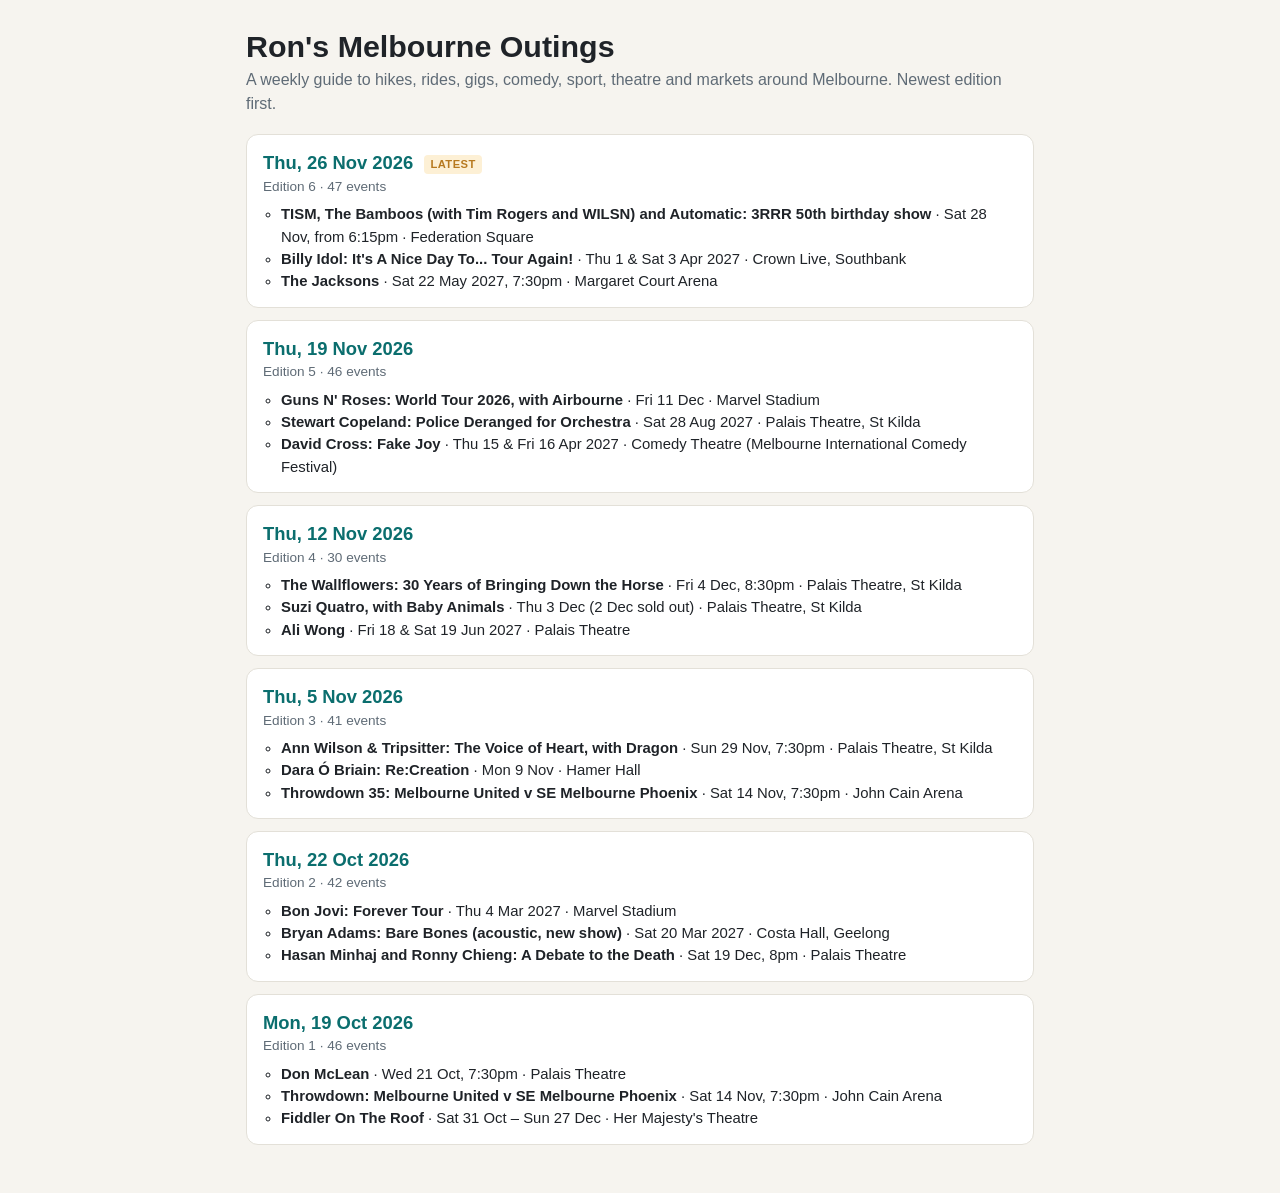
<file: index.html>
<!doctype html>
<html lang="en">
<head>
<meta charset="utf-8">
<meta name="viewport" content="width=device-width,initial-scale=1">
<title>Ron's Melbourne Outings</title>
<link rel="stylesheet" href="outings.css">
</head>
<body>
<div class="wrap">
<header><h1>Ron's Melbourne Outings</h1>
<p class="sub">A weekly guide to hikes, rides, gigs, comedy, sport, theatre and markets around Melbourne. Newest edition first.</p></header>
<ul class="editions" id="editions"><!-- EDITIONS --><li><a href="editions/2026-11-26.html"><strong>Thu 26 Nov 2026</strong></a> – TISM, The Bamboos (with Tim Rogers and WILSN) and Automatic: 3RRR 50th birthday show; Billy Idol: It&#x27;s A Nice Day To... Tour Again!; The Jacksons</li><li><a href="editions/2026-11-19.html"><strong>Thu 19 Nov 2026</strong></a> – Guns N&#x27; Roses: World Tour 2026, with Airbourne; Stewart Copeland: Police Deranged for Orchestra; David Cross: Fake Joy</li><li><a href="editions/2026-11-12.html"><strong>Thu 12 Nov 2026</strong></a> – The Wallflowers: 30 Years of Bringing Down the Horse; Suzi Quatro, with Baby Animals; Ali Wong</li><li><a href="editions/2026-11-05.html"><strong>Thu 5 Nov 2026</strong></a> – Ann Wilson &amp; Tripsitter: The Voice of Heart, with Dragon; Dara Ó Briain: Re:Creation; Throwdown 35: Melbourne United v SE Melbourne Phoenix</li><li><a href="editions/2026-10-22.html"><strong>Thu 22 Oct 2026</strong></a> – Bon Jovi: Forever Tour; Bryan Adams: Bare Bones (acoustic, new show); Hasan Minhaj and Ronny Chieng: A Debate to the Death</li><li><a href="editions/2026-10-19.html"><strong>Mon 19 Oct 2026</strong></a> – Don McLean; Throwdown: Melbourne United v SE Melbourne Phoenix; Fiddler On The Roof</li><!-- /EDITIONS --></ul>
</div>
<script>
(function () {
  var fmt = function (iso) {
    return new Date(iso + "T00:00:00").toLocaleDateString("en-AU", { weekday: "short", day: "numeric", month: "short", year: "numeric" });
  };
  var esc = function (s) { var d = document.createElement("div"); d.textContent = s; return d.innerHTML; };
  fetch("editions.json?v=" + Date.now()).then(function (r) { return r.json(); }).then(function (j) {
    var eds = j.editions.slice().sort(function (a, b) { return a.date < b.date ? 1 : -1; });
    document.getElementById("editions").innerHTML = eds.map(function (x, i) {
      return '<li class="edition"><a href="' + esc(x.file) + '">'
        + '<span class="ed-date">' + esc(fmt(x.date)) + (i === 0 ? ' <span class="tag">Latest</span>' : '') + '</span>'
        + '<span class="ed-sub">Edition ' + esc(String(x.edition || "")) + ' · ' + esc(String(x.item_count || "")) + ' events</span>'
        + '<ul class="ed-tops">' + x.top_picks.map(function (t) {
            return '<li><strong>' + esc(t.name) + '</strong> · ' + esc(t.when) + ' · ' + esc(t.venue) + '</li>';
          }).join("") + '</ul></a></li>';
    }).join("");
  }).catch(function (e) { console.error(e); });
})();
</script>
</body>
</html>
</file>
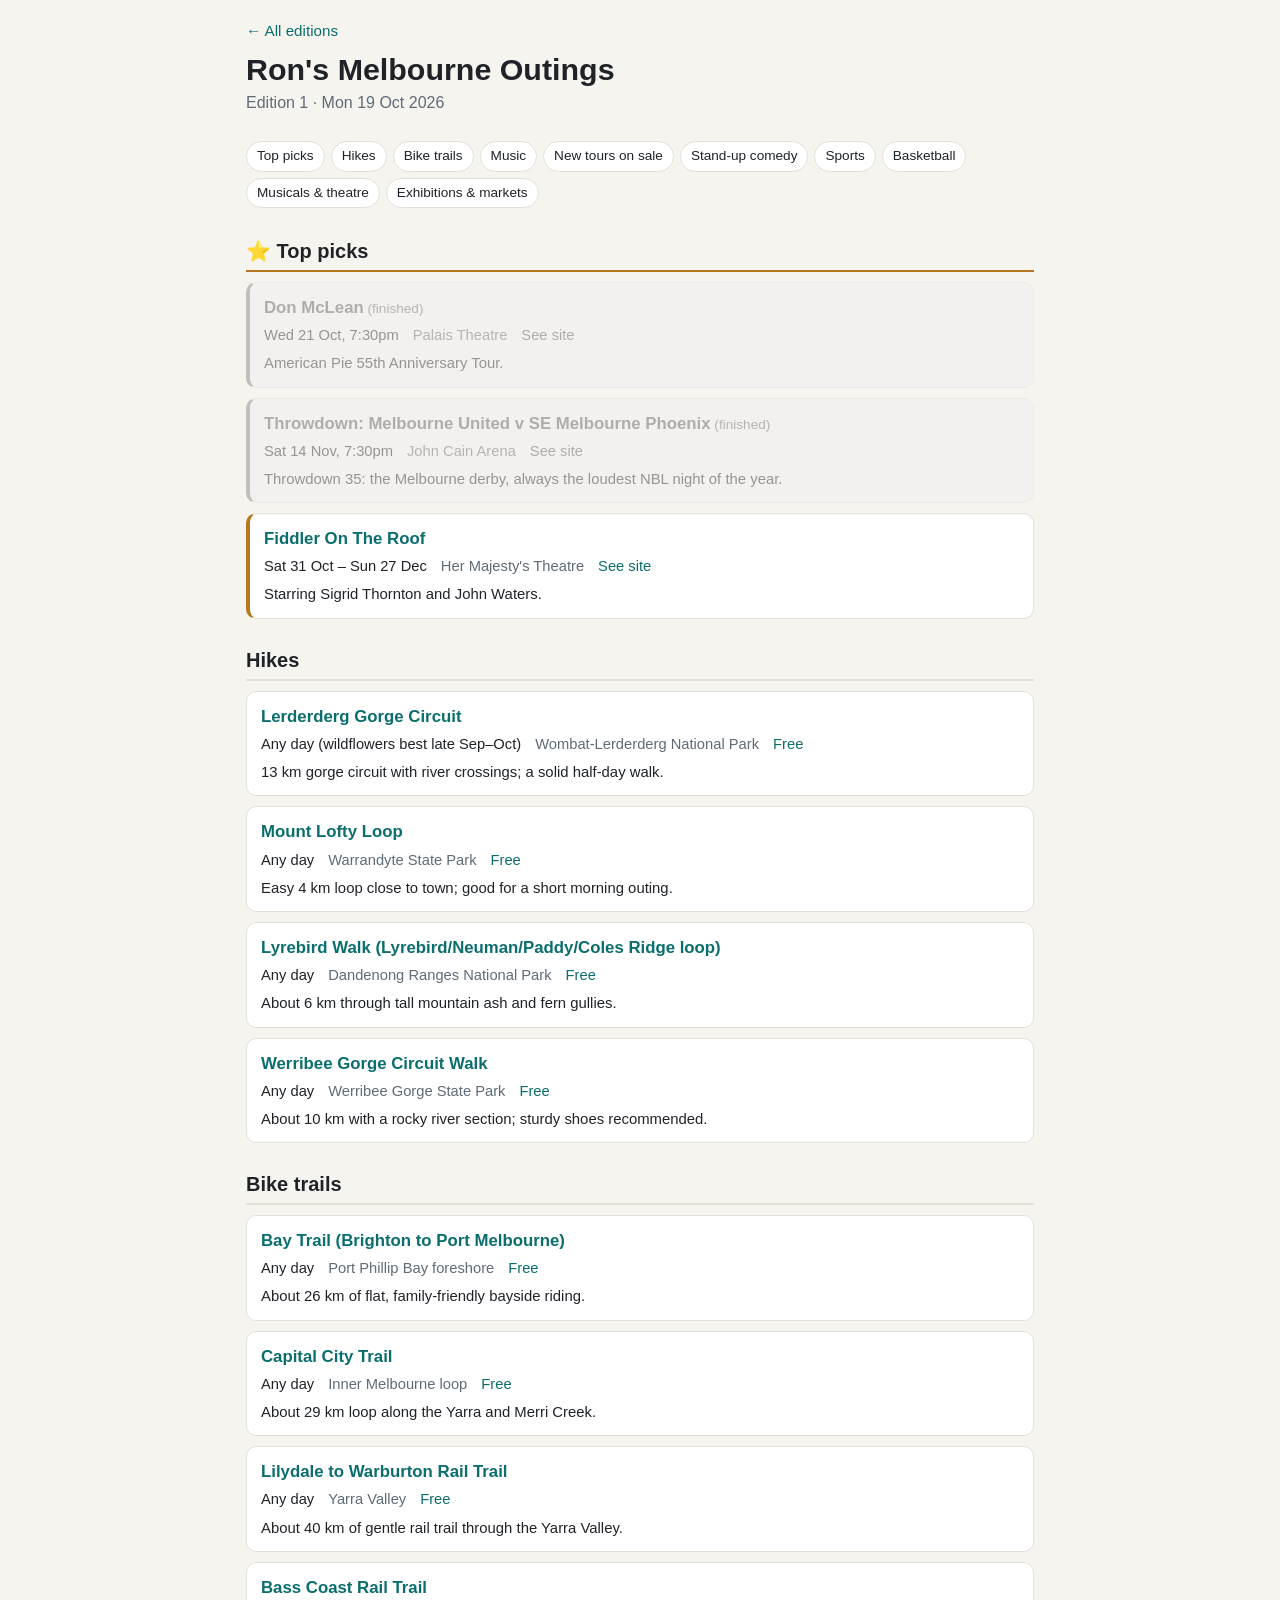
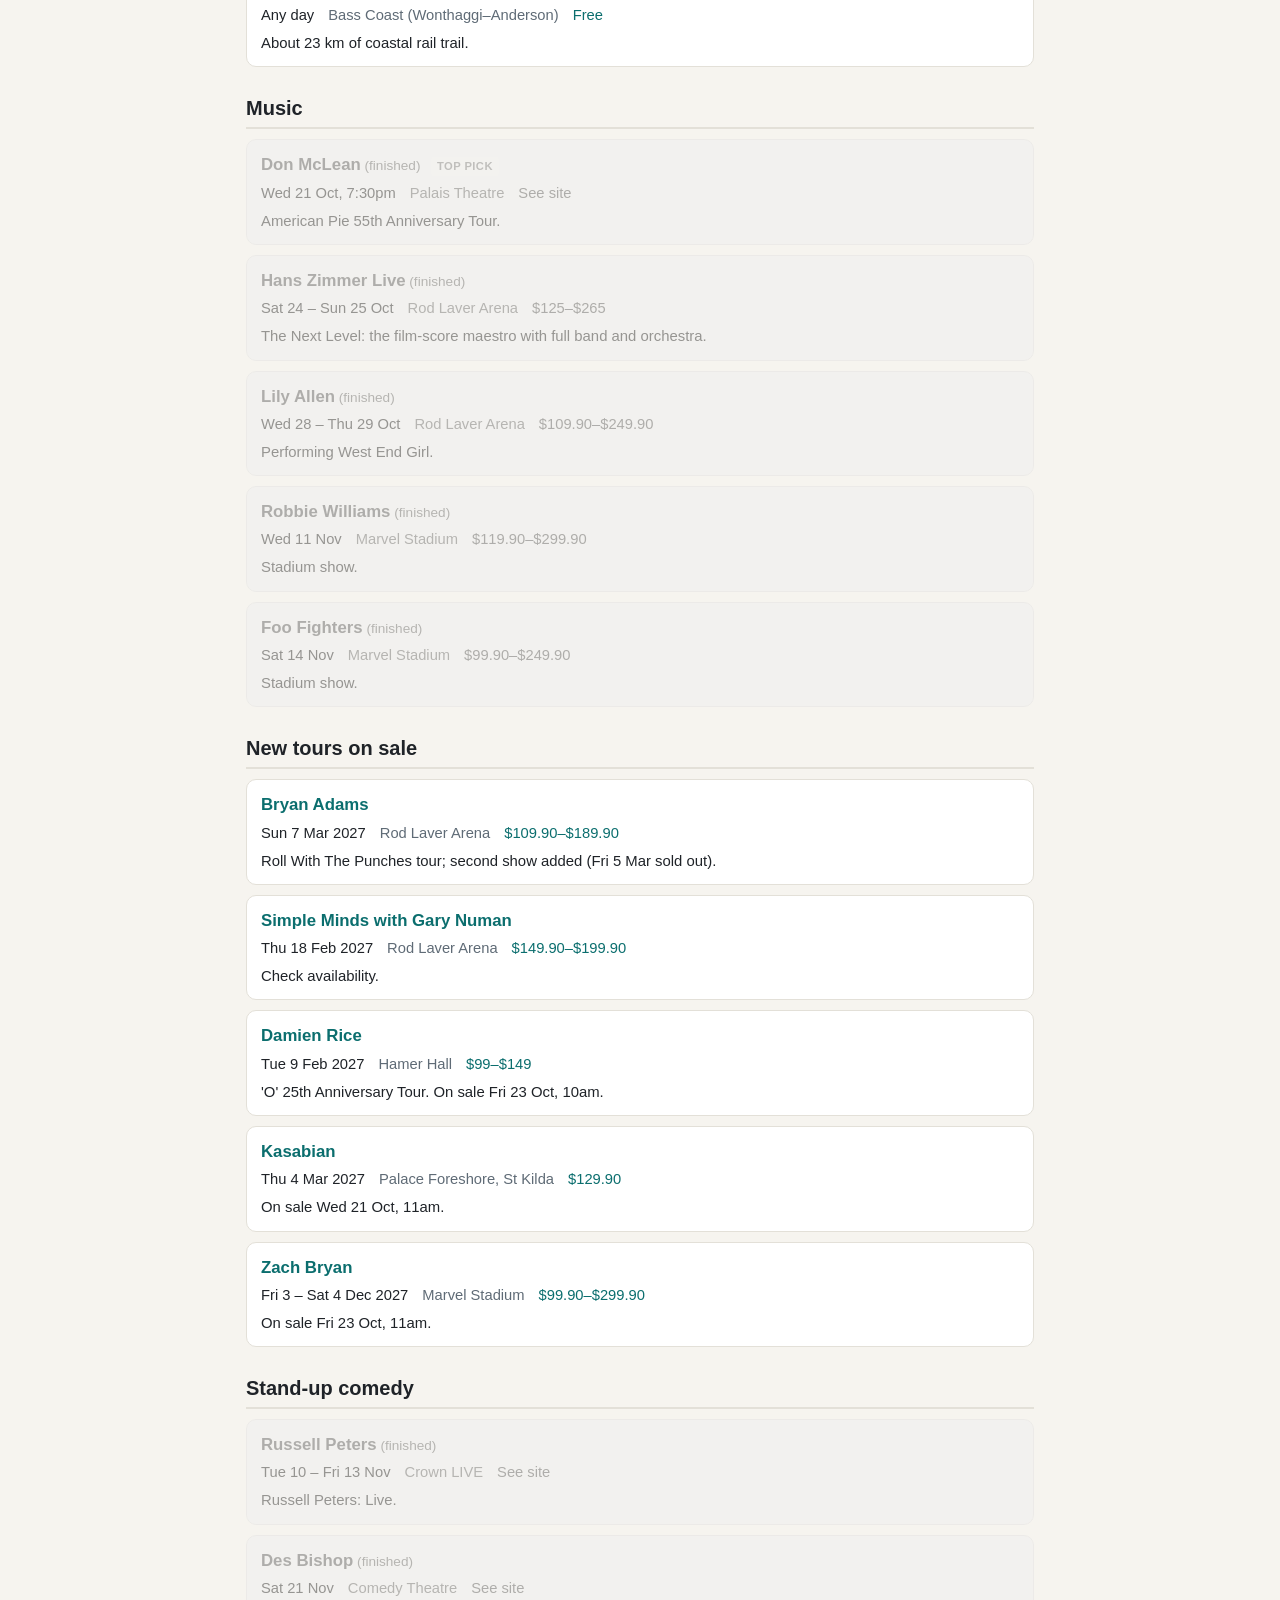
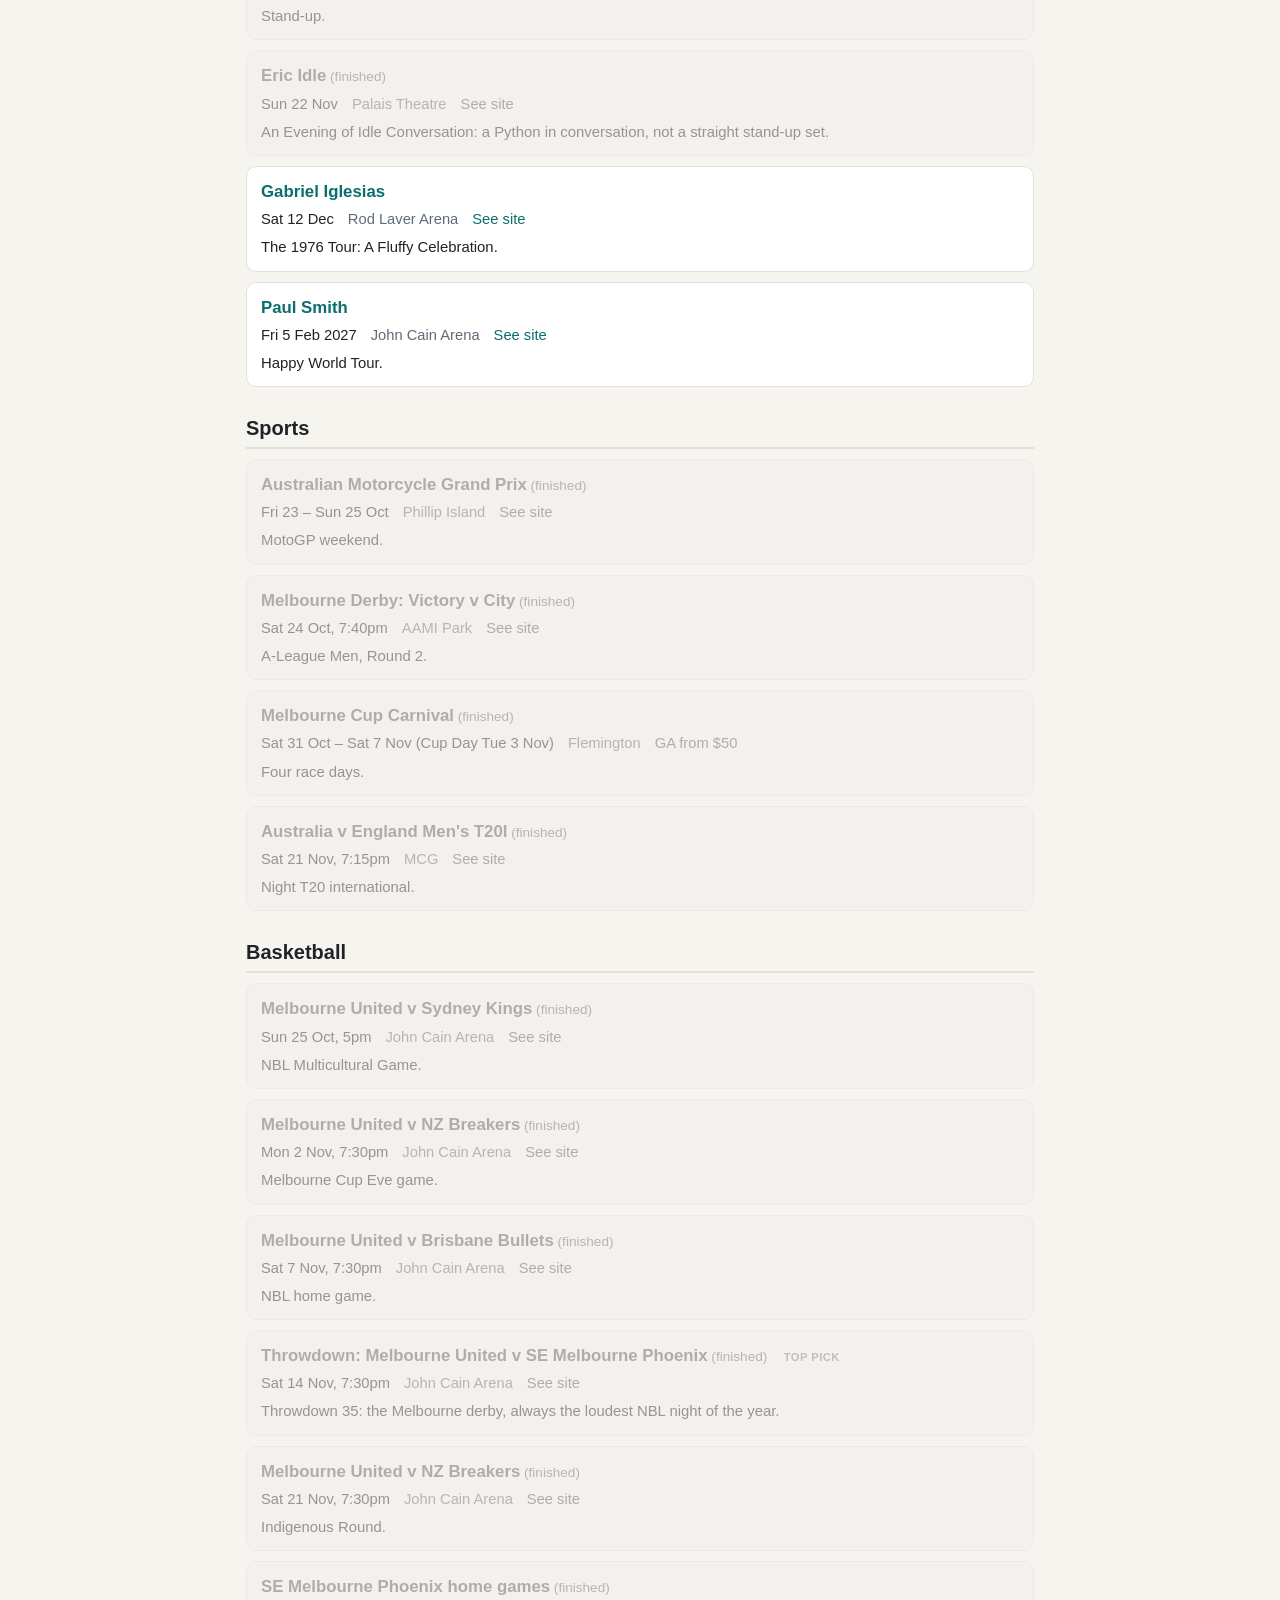
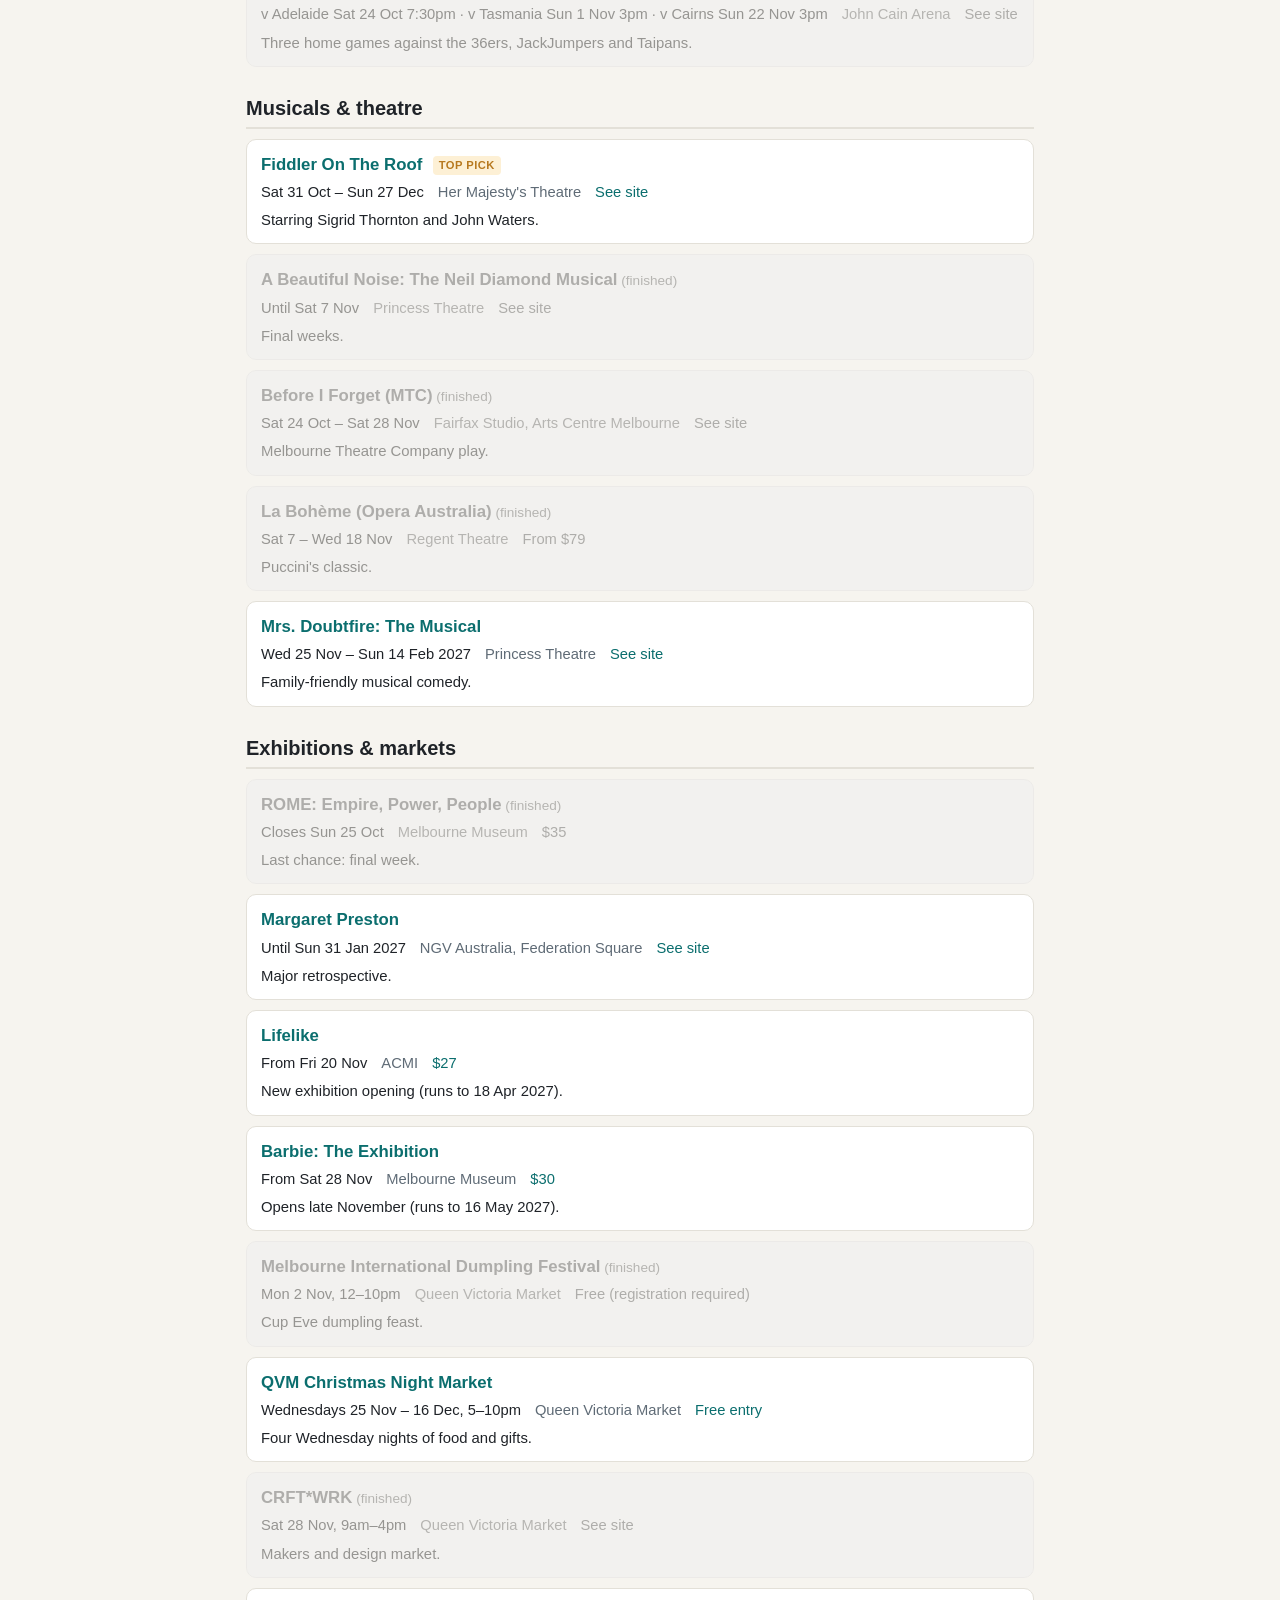
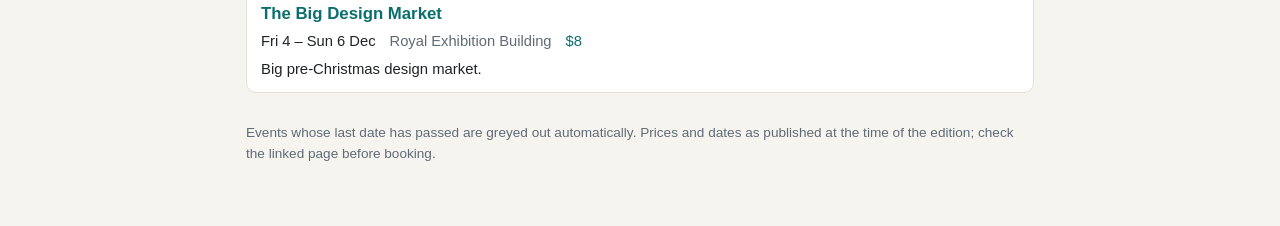
<file: editions/2026-10-19.html>
<!doctype html>
<html lang="en">
<head>
<meta charset="utf-8">
<meta name="viewport" content="width=device-width,initial-scale=1">
<title>Ron's Melbourne Outings: Mon 19 Oct 2026</title>
<link rel="stylesheet" href="../outings.css">
</head>
<body>
<div class="wrap">
<p class="back"><a href="../">← All editions</a></p>
<header><h1>Ron's Melbourne Outings</h1>
<p class="sub">Edition 1 · Mon 19 Oct 2026</p></header>
<nav class="toc"><a href="#top-picks">Top picks</a><a href="#hikes">Hikes</a><a href="#bikes">Bike trails</a><a href="#music">Music</a><a href="#tours">New tours on sale</a><a href="#comedy">Stand-up comedy</a><a href="#sports">Sports</a><a href="#basketball">Basketball</a><a href="#theatre">Musicals &amp; theatre</a><a href="#exhibitions">Exhibitions &amp; markets</a></nav>
<section id="top-picks" class="top"><h2>⭐ Top picks</h2><ul class="items"><li class="item" data-end="2026-10-21"><a class="name" href="https://www.palaistheatre.com.au/all-events/don-mclean-tickets-ae3865" target="_blank" rel="noopener"><strong>Don McLean</strong></a><div class="meta"><span class="when">Wed 21 Oct, 7:30pm</span><span class="venue">Palais Theatre</span><span class="price">See site</span></div><p class="note">American Pie 55th Anniversary Tour.</p></li><li class="item" data-end="2026-11-14"><a class="name" href="https://www.melbourneutd.com.au/schedule/melbourne-united-v-south-east-melbourne-phoenix-men-14-11-2026" target="_blank" rel="noopener"><strong>Throwdown: Melbourne United v SE Melbourne Phoenix</strong></a><div class="meta"><span class="when">Sat 14 Nov, 7:30pm</span><span class="venue">John Cain Arena</span><span class="price">See site</span></div><p class="note">Throwdown 35: the Melbourne derby, always the loudest NBL night of the year.</p></li><li class="item" data-end="2026-12-27"><a class="name" href="https://hmt.com.au/fiddler-on-the-roof/" target="_blank" rel="noopener"><strong>Fiddler On The Roof</strong></a><div class="meta"><span class="when">Sat 31 Oct – Sun 27 Dec</span><span class="venue">Her Majesty&#x27;s Theatre</span><span class="price">See site</span></div><p class="note">Starring Sigrid Thornton and John Waters.</p></li></ul></section>
<section id="hikes"><h2>Hikes</h2><ul class="items"><li class="item"><a class="name" href="https://www.parks.vic.gov.au/places-to-see/parks/wombat-lerderderg-national-park" target="_blank" rel="noopener"><strong>Lerderderg Gorge Circuit</strong></a><div class="meta"><span class="when">Any day (wildflowers best late Sep–Oct)</span><span class="venue">Wombat-Lerderderg National Park</span><span class="price">Free</span></div><p class="note">13 km gorge circuit with river crossings; a solid half-day walk.</p></li><li class="item"><a class="name" href="https://www.parks.vic.gov.au/places-to-see/parks/warrandyte-state-park" target="_blank" rel="noopener"><strong>Mount Lofty Loop</strong></a><div class="meta"><span class="when">Any day</span><span class="venue">Warrandyte State Park</span><span class="price">Free</span></div><p class="note">Easy 4 km loop close to town; good for a short morning outing.</p></li><li class="item"><a class="name" href="https://www.parks.vic.gov.au/places-to-see/parks/dandenong-ranges-national-park" target="_blank" rel="noopener"><strong>Lyrebird Walk (Lyrebird/Neuman/Paddy/Coles Ridge loop)</strong></a><div class="meta"><span class="when">Any day</span><span class="venue">Dandenong Ranges National Park</span><span class="price">Free</span></div><p class="note">About 6 km through tall mountain ash and fern gullies.</p></li><li class="item"><a class="name" href="https://www.parks.vic.gov.au/places-to-see/parks/werribee-gorge-state-park" target="_blank" rel="noopener"><strong>Werribee Gorge Circuit Walk</strong></a><div class="meta"><span class="when">Any day</span><span class="venue">Werribee Gorge State Park</span><span class="price">Free</span></div><p class="note">About 10 km with a rocky river section; sturdy shoes recommended.</p></li></ul></section>
<section id="bikes"><h2>Bike trails</h2><ul class="items"><li class="item"><a class="name" href="https://bicyclenetwork.com.au/tips-resources/maps-and-rides/melbournes-top-family-friendly-bike-trails/" target="_blank" rel="noopener"><strong>Bay Trail (Brighton to Port Melbourne)</strong></a><div class="meta"><span class="when">Any day</span><span class="venue">Port Phillip Bay foreshore</span><span class="price">Free</span></div><p class="note">About 26 km of flat, family-friendly bayside riding.</p></li><li class="item"><a class="name" href="https://www.melbournewater.com.au/learn-about/outdoor-activities/walking-tracks-and-bike-paths" target="_blank" rel="noopener"><strong>Capital City Trail</strong></a><div class="meta"><span class="when">Any day</span><span class="venue">Inner Melbourne loop</span><span class="price">Free</span></div><p class="note">About 29 km loop along the Yarra and Merri Creek.</p></li><li class="item"><a class="name" href="https://www.railtrails.org.au/trails/lilydale-to-warburton-yarra-valley-rail-trail/" target="_blank" rel="noopener"><strong>Lilydale to Warburton Rail Trail</strong></a><div class="meta"><span class="when">Any day</span><span class="venue">Yarra Valley</span><span class="price">Free</span></div><p class="note">About 40 km of gentle rail trail through the Yarra Valley.</p></li><li class="item"><a class="name" href="https://www.railtrails.org.au/trails/bass-coast-rail-trail/" target="_blank" rel="noopener"><strong>Bass Coast Rail Trail</strong></a><div class="meta"><span class="when">Any day</span><span class="venue">Bass Coast (Wonthaggi–Anderson)</span><span class="price">Free</span></div><p class="note">About 23 km of coastal rail trail.</p></li></ul></section>
<section id="music"><h2>Music</h2><ul class="items"><li class="item" data-end="2026-10-21"><a class="name" href="https://www.palaistheatre.com.au/all-events/don-mclean-tickets-ae3865" target="_blank" rel="noopener"><strong>Don McLean</strong></a> <span class="tag">Top pick</span><div class="meta"><span class="when">Wed 21 Oct, 7:30pm</span><span class="venue">Palais Theatre</span><span class="price">See site</span></div><p class="note">American Pie 55th Anniversary Tour.</p></li><li class="item" data-end="2026-10-25"><a class="name" href="https://www.frontiertouring.com/hanszimmerlive" target="_blank" rel="noopener"><strong>Hans Zimmer Live</strong></a><div class="meta"><span class="when">Sat 24 – Sun 25 Oct</span><span class="venue">Rod Laver Arena</span><span class="price">$125–$265</span></div><p class="note">The Next Level: the film-score maestro with full band and orchestra.</p></li><li class="item" data-end="2026-10-29"><a class="name" href="https://www.frontiertouring.com/lilyallen" target="_blank" rel="noopener"><strong>Lily Allen</strong></a><div class="meta"><span class="when">Wed 28 – Thu 29 Oct</span><span class="venue">Rod Laver Arena</span><span class="price">$109.90–$249.90</span></div><p class="note">Performing West End Girl.</p></li><li class="item" data-end="2026-11-11"><a class="name" href="https://www.frontiertouring.com/robbiewilliams" target="_blank" rel="noopener"><strong>Robbie Williams</strong></a><div class="meta"><span class="when">Wed 11 Nov</span><span class="venue">Marvel Stadium</span><span class="price">$119.90–$299.90</span></div><p class="note">Stadium show.</p></li><li class="item" data-end="2026-11-14"><a class="name" href="https://www.frontiertouring.com/foofighters" target="_blank" rel="noopener"><strong>Foo Fighters</strong></a><div class="meta"><span class="when">Sat 14 Nov</span><span class="venue">Marvel Stadium</span><span class="price">$99.90–$249.90</span></div><p class="note">Stadium show.</p></li></ul></section>
<section id="tours"><h2>New tours on sale</h2><ul class="items"><li class="item" data-end="2027-03-07"><a class="name" href="https://www.frontiertouring.com/bryanadams" target="_blank" rel="noopener"><strong>Bryan Adams</strong></a><div class="meta"><span class="when">Sun 7 Mar 2027</span><span class="venue">Rod Laver Arena</span><span class="price">$109.90–$189.90</span></div><p class="note">Roll With The Punches tour; second show added (Fri 5 Mar sold out).</p></li><li class="item" data-end="2027-02-18"><a class="name" href="https://www.destroyalllines.com/tours/simple-minds" target="_blank" rel="noopener"><strong>Simple Minds with Gary Numan</strong></a><div class="meta"><span class="when">Thu 18 Feb 2027</span><span class="venue">Rod Laver Arena</span><span class="price">$149.90–$199.90</span></div><p class="note">Check availability.</p></li><li class="item" data-end="2027-02-09"><a class="name" href="https://www.frontiertouring.com/damienrice" target="_blank" rel="noopener"><strong>Damien Rice</strong></a><div class="meta"><span class="when">Tue 9 Feb 2027</span><span class="venue">Hamer Hall</span><span class="price">$99–$149</span></div><p class="note">&#x27;O&#x27; 25th Anniversary Tour. On sale Fri 23 Oct, 10am.</p></li><li class="item" data-end="2027-03-04"><a class="name" href="https://www.palaceforeshore.com/st-kilda/kasabian" target="_blank" rel="noopener"><strong>Kasabian</strong></a><div class="meta"><span class="when">Thu 4 Mar 2027</span><span class="venue">Palace Foreshore, St Kilda</span><span class="price">$129.90</span></div><p class="note">On sale Wed 21 Oct, 11am.</p></li><li class="item" data-end="2027-12-04"><a class="name" href="https://www.frontiertouring.com/zachbryan" target="_blank" rel="noopener"><strong>Zach Bryan</strong></a><div class="meta"><span class="when">Fri 3 – Sat 4 Dec 2027</span><span class="venue">Marvel Stadium</span><span class="price">$99.90–$299.90</span></div><p class="note">On sale Fri 23 Oct, 11am.</p></li></ul></section>
<section id="comedy"><h2>Stand-up comedy</h2><ul class="items"><li class="item" data-end="2026-11-13"><a class="name" href="https://www.crownmelbourne.com.au/entertainment/crown-live/shows/russell-peters" target="_blank" rel="noopener"><strong>Russell Peters</strong></a><div class="meta"><span class="when">Tue 10 – Fri 13 Nov</span><span class="venue">Crown LIVE</span><span class="price">See site</span></div><p class="note">Russell Peters: Live.</p></li><li class="item" data-end="2026-11-21"><a class="name" href="https://marrinergroup.com.au/shows/des-bishop" target="_blank" rel="noopener"><strong>Des Bishop</strong></a><div class="meta"><span class="when">Sat 21 Nov</span><span class="venue">Comedy Theatre</span><span class="price">See site</span></div><p class="note">Stand-up.</p></li><li class="item" data-end="2026-11-22"><a class="name" href="https://www.palaistheatre.com.au/all-events/eric-idle-tickets-ae1644459" target="_blank" rel="noopener"><strong>Eric Idle</strong></a><div class="meta"><span class="when">Sun 22 Nov</span><span class="venue">Palais Theatre</span><span class="price">See site</span></div><p class="note">An Evening of Idle Conversation: a Python in conversation, not a straight stand-up set.</p></li><li class="item" data-end="2026-12-12"><a class="name" href="https://rodlaverarena.com.au/event/gabriel-iglesias-the-1976-tour-a-fluffy-celebration-melbourne-2026/" target="_blank" rel="noopener"><strong>Gabriel Iglesias</strong></a><div class="meta"><span class="when">Sat 12 Dec</span><span class="venue">Rod Laver Arena</span><span class="price">See site</span></div><p class="note">The 1976 Tour: A Fluffy Celebration.</p></li><li class="item" data-end="2027-02-05"><a class="name" href="https://johncainarena.com.au/event/paul-smith-happy-world-tour-melbourne-2027/" target="_blank" rel="noopener"><strong>Paul Smith</strong></a><div class="meta"><span class="when">Fri 5 Feb 2027</span><span class="venue">John Cain Arena</span><span class="price">See site</span></div><p class="note">Happy World Tour.</p></li></ul></section>
<section id="sports"><h2>Sports</h2><ul class="items"><li class="item" data-end="2026-10-25"><a class="name" href="https://www.motogp.com.au/fan-zone/news/dates-confirmed-for-2026-australian-motorcycle-grand-prix" target="_blank" rel="noopener"><strong>Australian Motorcycle Grand Prix</strong></a><div class="meta"><span class="when">Fri 23 – Sun 25 Oct</span><span class="venue">Phillip Island</span><span class="price">See site</span></div><p class="note">MotoGP weekend.</p></li><li class="item" data-end="2026-10-24"><a class="name" href="https://aamipark.com.au/event/melbourne-victory-vs-melbourne-city-fc-round-2-2026-27/" target="_blank" rel="noopener"><strong>Melbourne Derby: Victory v City</strong></a><div class="meta"><span class="when">Sat 24 Oct, 7:40pm</span><span class="venue">AAMI Park</span><span class="price">See site</span></div><p class="note">A-League Men, Round 2.</p></li><li class="item" data-end="2026-11-07"><a class="name" href="https://www.vrc.com.au/melbourne-cup-carnival/melbourne-cup-carnival-2026/" target="_blank" rel="noopener"><strong>Melbourne Cup Carnival</strong></a><div class="meta"><span class="when">Sat 31 Oct – Sat 7 Nov (Cup Day Tue 3 Nov)</span><span class="venue">Flemington</span><span class="price">GA from $50</span></div><p class="note">Four race days.</p></li><li class="item" data-end="2026-11-21"><a class="name" href="https://www.mcg.org.au/events/2026/november/australia-v-england-mens-t20i-21-nov-2026" target="_blank" rel="noopener"><strong>Australia v England Men&#x27;s T20I</strong></a><div class="meta"><span class="when">Sat 21 Nov, 7:15pm</span><span class="venue">MCG</span><span class="price">See site</span></div><p class="note">Night T20 international.</p></li></ul></section>
<section id="basketball"><h2>Basketball</h2><ul class="items"><li class="item" data-end="2026-10-25"><a class="name" href="https://www.melbourneutd.com.au/schedule/melbourne-united-v-sydney-kings-men-25-10-2026" target="_blank" rel="noopener"><strong>Melbourne United v Sydney Kings</strong></a><div class="meta"><span class="when">Sun 25 Oct, 5pm</span><span class="venue">John Cain Arena</span><span class="price">See site</span></div><p class="note">NBL Multicultural Game.</p></li><li class="item" data-end="2026-11-02"><a class="name" href="https://www.melbourneutd.com.au/news/blockbuster-home-games-highlight-nbl27-schedule" target="_blank" rel="noopener"><strong>Melbourne United v NZ Breakers</strong></a><div class="meta"><span class="when">Mon 2 Nov, 7:30pm</span><span class="venue">John Cain Arena</span><span class="price">See site</span></div><p class="note">Melbourne Cup Eve game.</p></li><li class="item" data-end="2026-11-07"><a class="name" href="https://www.melbourneutd.com.au/schedule/melbourne-united-v-brisbane-bullets-men-07-11-2026" target="_blank" rel="noopener"><strong>Melbourne United v Brisbane Bullets</strong></a><div class="meta"><span class="when">Sat 7 Nov, 7:30pm</span><span class="venue">John Cain Arena</span><span class="price">See site</span></div><p class="note">NBL home game.</p></li><li class="item" data-end="2026-11-14"><a class="name" href="https://www.melbourneutd.com.au/schedule/melbourne-united-v-south-east-melbourne-phoenix-men-14-11-2026" target="_blank" rel="noopener"><strong>Throwdown: Melbourne United v SE Melbourne Phoenix</strong></a> <span class="tag">Top pick</span><div class="meta"><span class="when">Sat 14 Nov, 7:30pm</span><span class="venue">John Cain Arena</span><span class="price">See site</span></div><p class="note">Throwdown 35: the Melbourne derby, always the loudest NBL night of the year.</p></li><li class="item" data-end="2026-11-21"><a class="name" href="https://www.melbourneutd.com.au/news/blockbuster-home-games-highlight-nbl27-schedule" target="_blank" rel="noopener"><strong>Melbourne United v NZ Breakers</strong></a><div class="meta"><span class="when">Sat 21 Nov, 7:30pm</span><span class="venue">John Cain Arena</span><span class="price">See site</span></div><p class="note">Indigenous Round.</p></li><li class="item" data-end="2026-11-22"><a class="name" href="https://www.semphoenix.com.au/schedule" target="_blank" rel="noopener"><strong>SE Melbourne Phoenix home games</strong></a><div class="meta"><span class="when">v Adelaide Sat 24 Oct 7:30pm · v Tasmania Sun 1 Nov 3pm · v Cairns Sun 22 Nov 3pm</span><span class="venue">John Cain Arena</span><span class="price">See site</span></div><p class="note">Three home games against the 36ers, JackJumpers and Taipans.</p></li></ul></section>
<section id="theatre"><h2>Musicals &amp; theatre</h2><ul class="items"><li class="item" data-end="2026-12-27"><a class="name" href="https://hmt.com.au/fiddler-on-the-roof/" target="_blank" rel="noopener"><strong>Fiddler On The Roof</strong></a> <span class="tag">Top pick</span><div class="meta"><span class="when">Sat 31 Oct – Sun 27 Dec</span><span class="venue">Her Majesty&#x27;s Theatre</span><span class="price">See site</span></div><p class="note">Starring Sigrid Thornton and John Waters.</p></li><li class="item" data-end="2026-11-07"><a class="name" href="https://marrinergroup.com.au/shows/a-beautiful-noise" target="_blank" rel="noopener"><strong>A Beautiful Noise: The Neil Diamond Musical</strong></a><div class="meta"><span class="when">Until Sat 7 Nov</span><span class="venue">Princess Theatre</span><span class="price">See site</span></div><p class="note">Final weeks.</p></li><li class="item" data-end="2026-11-28"><a class="name" href="https://www.mtc.com.au/plays-and-tickets/whats-on/season-2026/before-i-forget" target="_blank" rel="noopener"><strong>Before I Forget (MTC)</strong></a><div class="meta"><span class="when">Sat 24 Oct – Sat 28 Nov</span><span class="venue">Fairfax Studio, Arts Centre Melbourne</span><span class="price">See site</span></div><p class="note">Melbourne Theatre Company play.</p></li><li class="item" data-end="2026-11-18"><a class="name" href="https://opera.org.au/productions/la-boheme-melbourne/" target="_blank" rel="noopener"><strong>La Bohème (Opera Australia)</strong></a><div class="meta"><span class="when">Sat 7 – Wed 18 Nov</span><span class="venue">Regent Theatre</span><span class="price">From $79</span></div><p class="note">Puccini&#x27;s classic.</p></li><li class="item" data-end="2027-02-14"><a class="name" href="https://marrinergroup.com.au/shows/mrs-doubtfire-the-musical" target="_blank" rel="noopener"><strong>Mrs. Doubtfire: The Musical</strong></a><div class="meta"><span class="when">Wed 25 Nov – Sun 14 Feb 2027</span><span class="venue">Princess Theatre</span><span class="price">See site</span></div><p class="note">Family-friendly musical comedy.</p></li></ul></section>
<section id="exhibitions"><h2>Exhibitions &amp; markets</h2><ul class="items"><li class="item" data-end="2026-10-25"><a class="name" href="https://museumsvictoria.com.au/melbournemuseum/whats-on/rome-empire-power-people/" target="_blank" rel="noopener"><strong>ROME: Empire, Power, People</strong></a><div class="meta"><span class="when">Closes Sun 25 Oct</span><span class="venue">Melbourne Museum</span><span class="price">$35</span></div><p class="note">Last chance: final week.</p></li><li class="item" data-end="2027-01-31"><a class="name" href="https://www.ngv.vic.gov.au/exhibition/margaret-preston/" target="_blank" rel="noopener"><strong>Margaret Preston</strong></a><div class="meta"><span class="when">Until Sun 31 Jan 2027</span><span class="venue">NGV Australia, Federation Square</span><span class="price">See site</span></div><p class="note">Major retrospective.</p></li><li class="item" data-end="2027-04-18"><a class="name" href="https://www.acmi.net.au/whats-on/lifelike/" target="_blank" rel="noopener"><strong>Lifelike</strong></a><div class="meta"><span class="when">From Fri 20 Nov</span><span class="venue">ACMI</span><span class="price">$27</span></div><p class="note">New exhibition opening (runs to 18 Apr 2027).</p></li><li class="item" data-end="2027-05-16"><a class="name" href="https://museumsvictoria.com.au/melbournemuseum/whats-on/barbie-the-exhibition/" target="_blank" rel="noopener"><strong>Barbie: The Exhibition</strong></a><div class="meta"><span class="when">From Sat 28 Nov</span><span class="venue">Melbourne Museum</span><span class="price">$30</span></div><p class="note">Opens late November (runs to 16 May 2027).</p></li><li class="item" data-end="2026-11-02"><a class="name" href="https://qvm.com.au/whats-on/melbourne-international-dumpling-festival-2/" target="_blank" rel="noopener"><strong>Melbourne International Dumpling Festival</strong></a><div class="meta"><span class="when">Mon 2 Nov, 12–10pm</span><span class="venue">Queen Victoria Market</span><span class="price">Free (registration required)</span></div><p class="note">Cup Eve dumpling feast.</p></li><li class="item" data-end="2026-12-16"><a class="name" href="https://www.onlymelbourne.com.au/christmas-night-market" target="_blank" rel="noopener"><strong>QVM Christmas Night Market</strong></a><div class="meta"><span class="when">Wednesdays 25 Nov – 16 Dec, 5–10pm</span><span class="venue">Queen Victoria Market</span><span class="price">Free entry</span></div><p class="note">Four Wednesday nights of food and gifts.</p></li><li class="item" data-end="2026-11-28"><a class="name" href="https://www.rosestmarket.com.au/upcoming-events/crft-wrk-qvm-26-nov" target="_blank" rel="noopener"><strong>CRFT*WRK</strong></a><div class="meta"><span class="when">Sat 28 Nov, 9am–4pm</span><span class="venue">Queen Victoria Market</span><span class="price">See site</span></div><p class="note">Makers and design market.</p></li><li class="item" data-end="2026-12-06"><a class="name" href="https://thebigdesignmarket.com/melbourne/" target="_blank" rel="noopener"><strong>The Big Design Market</strong></a><div class="meta"><span class="when">Fri 4 – Sun 6 Dec</span><span class="venue">Royal Exhibition Building</span><span class="price">$8</span></div><p class="note">Big pre-Christmas design market.</p></li></ul></section>
<footer><p>Events whose last date has passed are greyed out automatically. Prices and dates as published at the time of the edition; check the linked page before booking.</p></footer>
</div>
<script>
(function () {
  var today = new Intl.DateTimeFormat("en-CA", { timeZone: "Australia/Melbourne" }).format(new Date());
  document.querySelectorAll(".item[data-end]").forEach(function (el) {
    if (el.dataset.end < today) { el.classList.add("past"); el.title = "This event has finished"; }
  });
})();
</script>
</body>
</html>
</file>
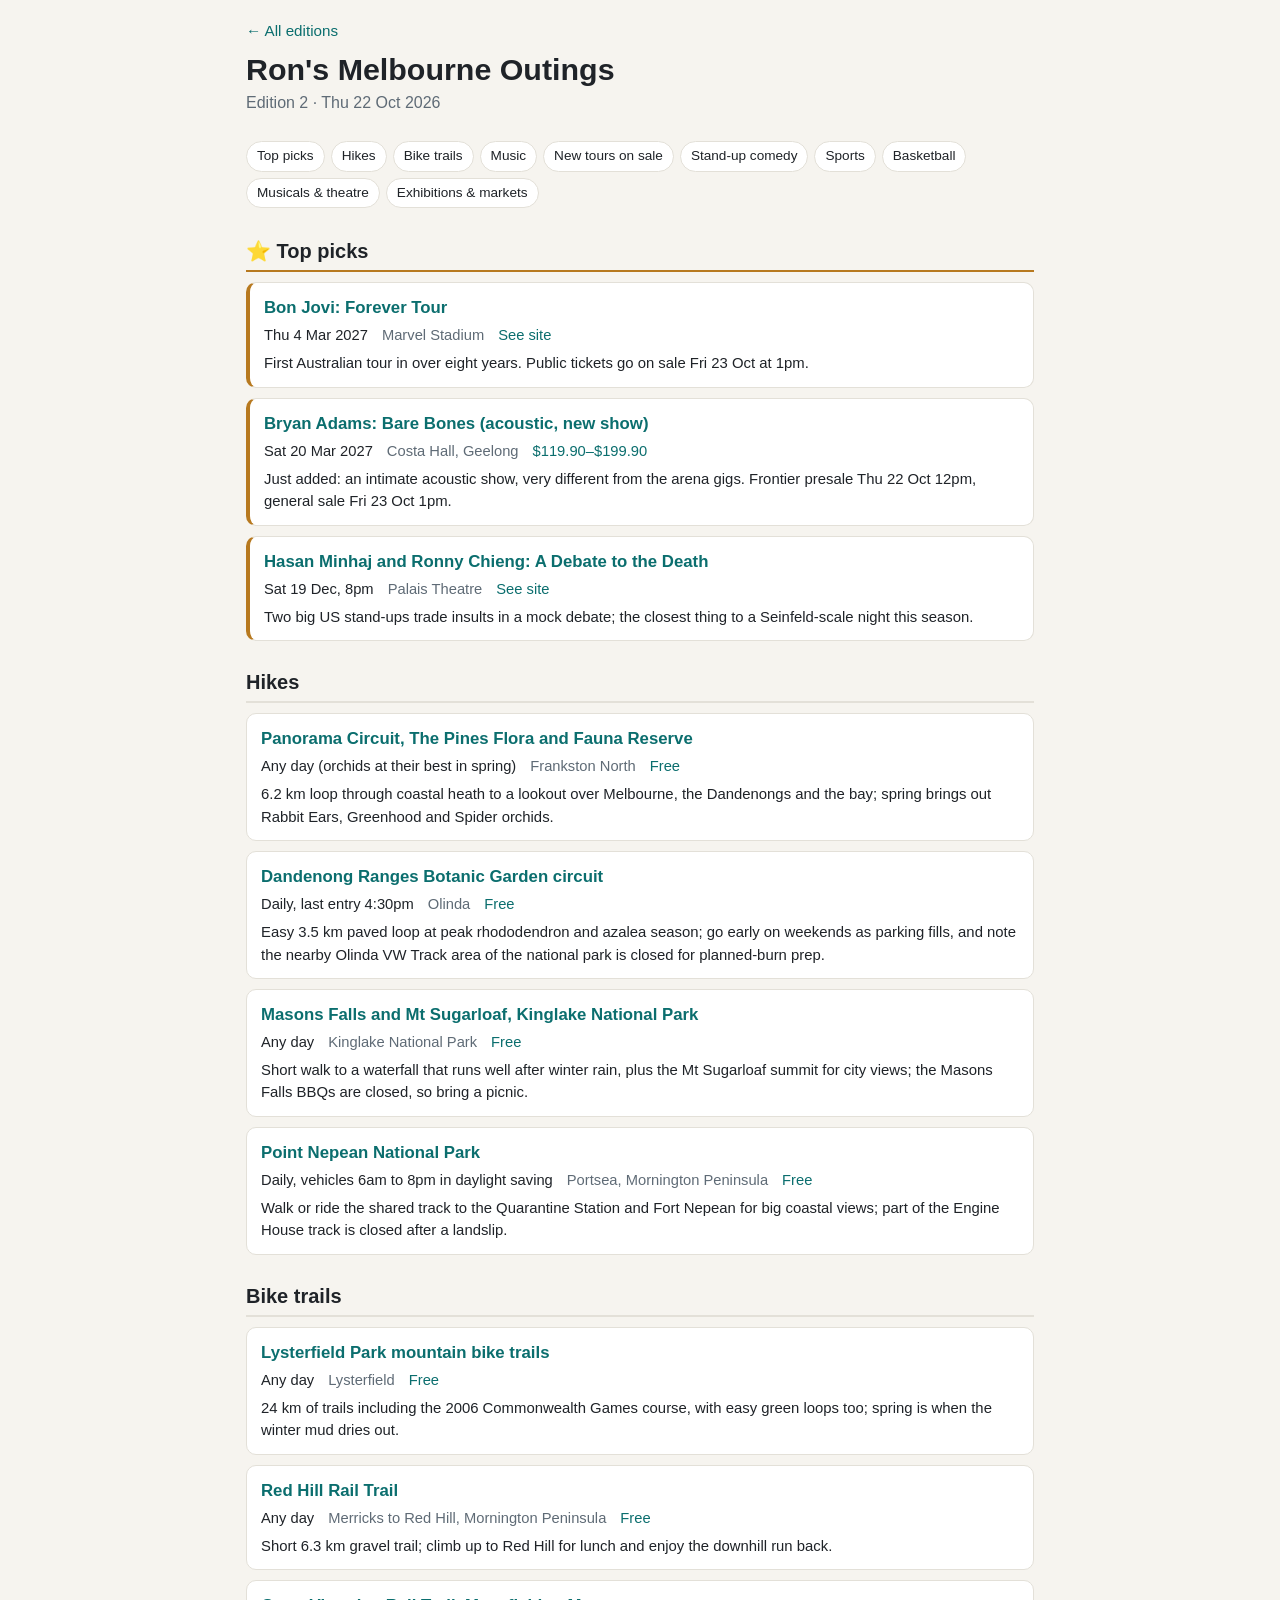
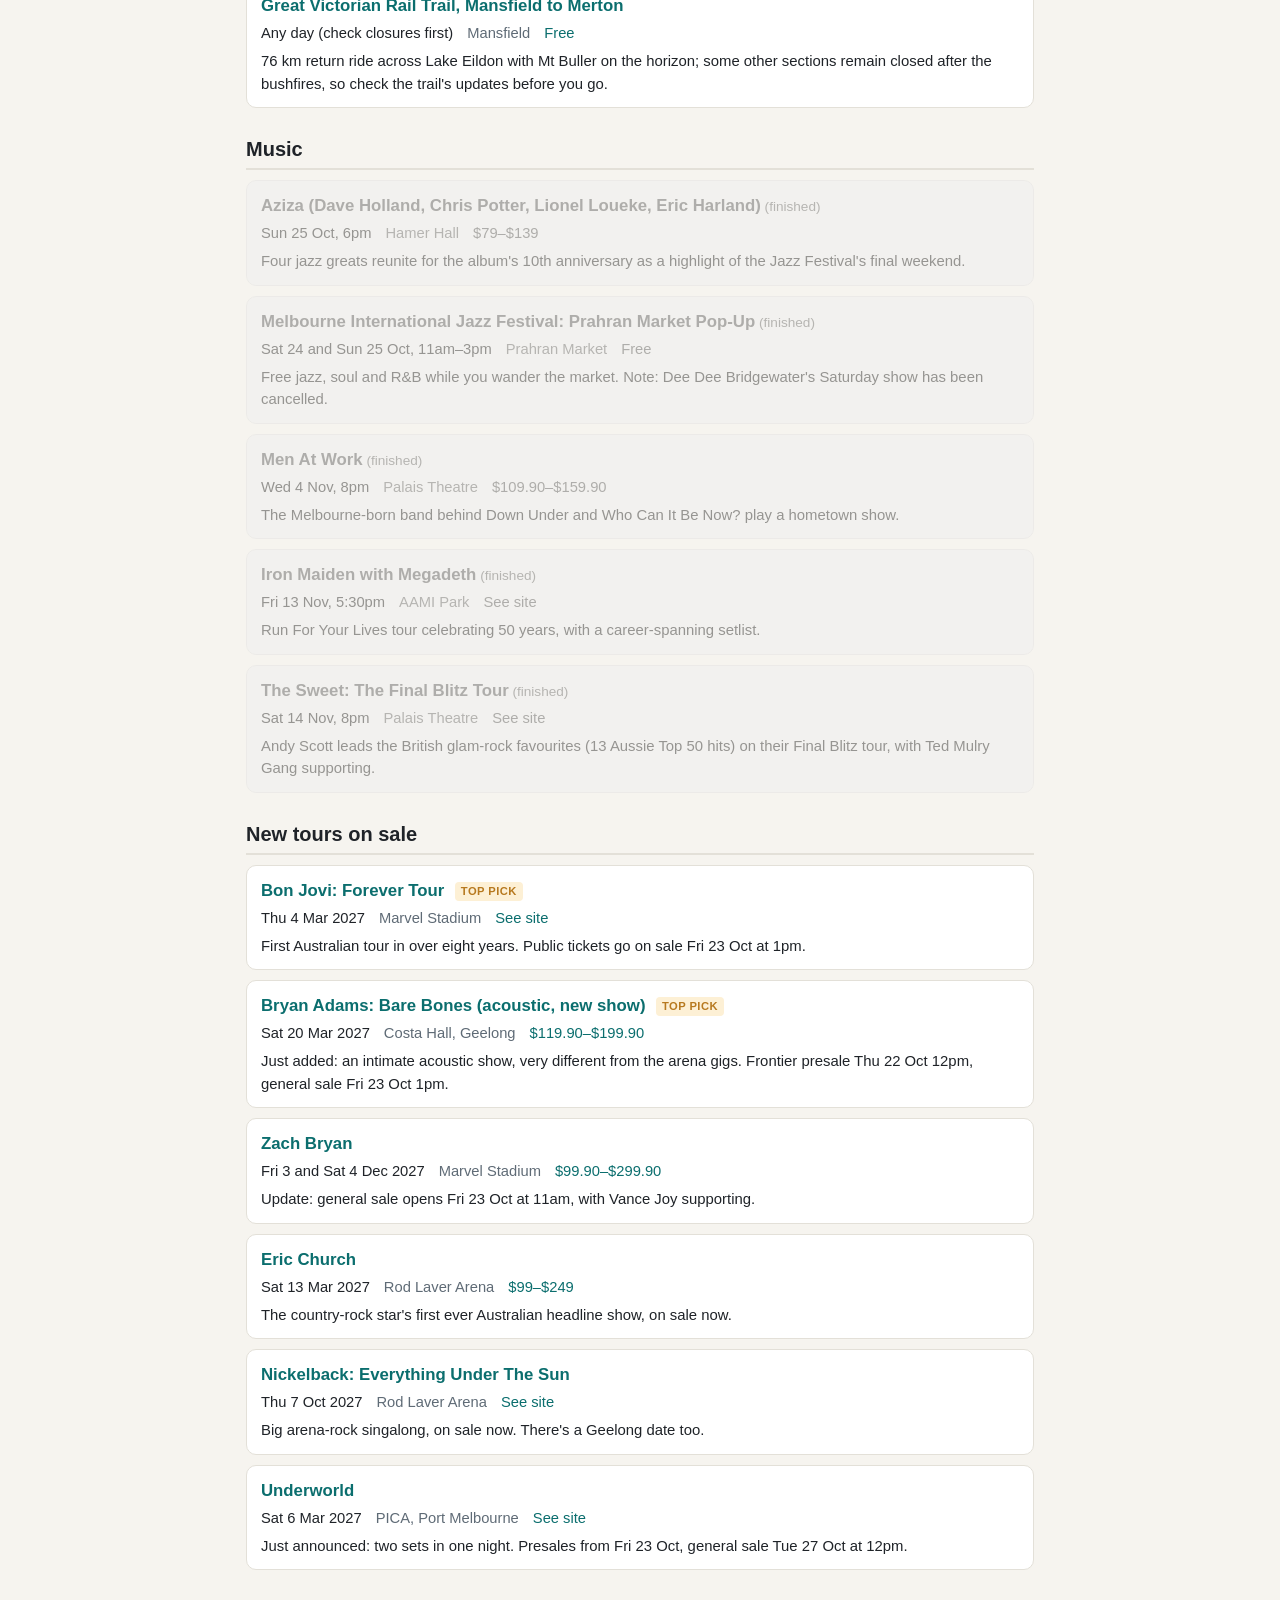
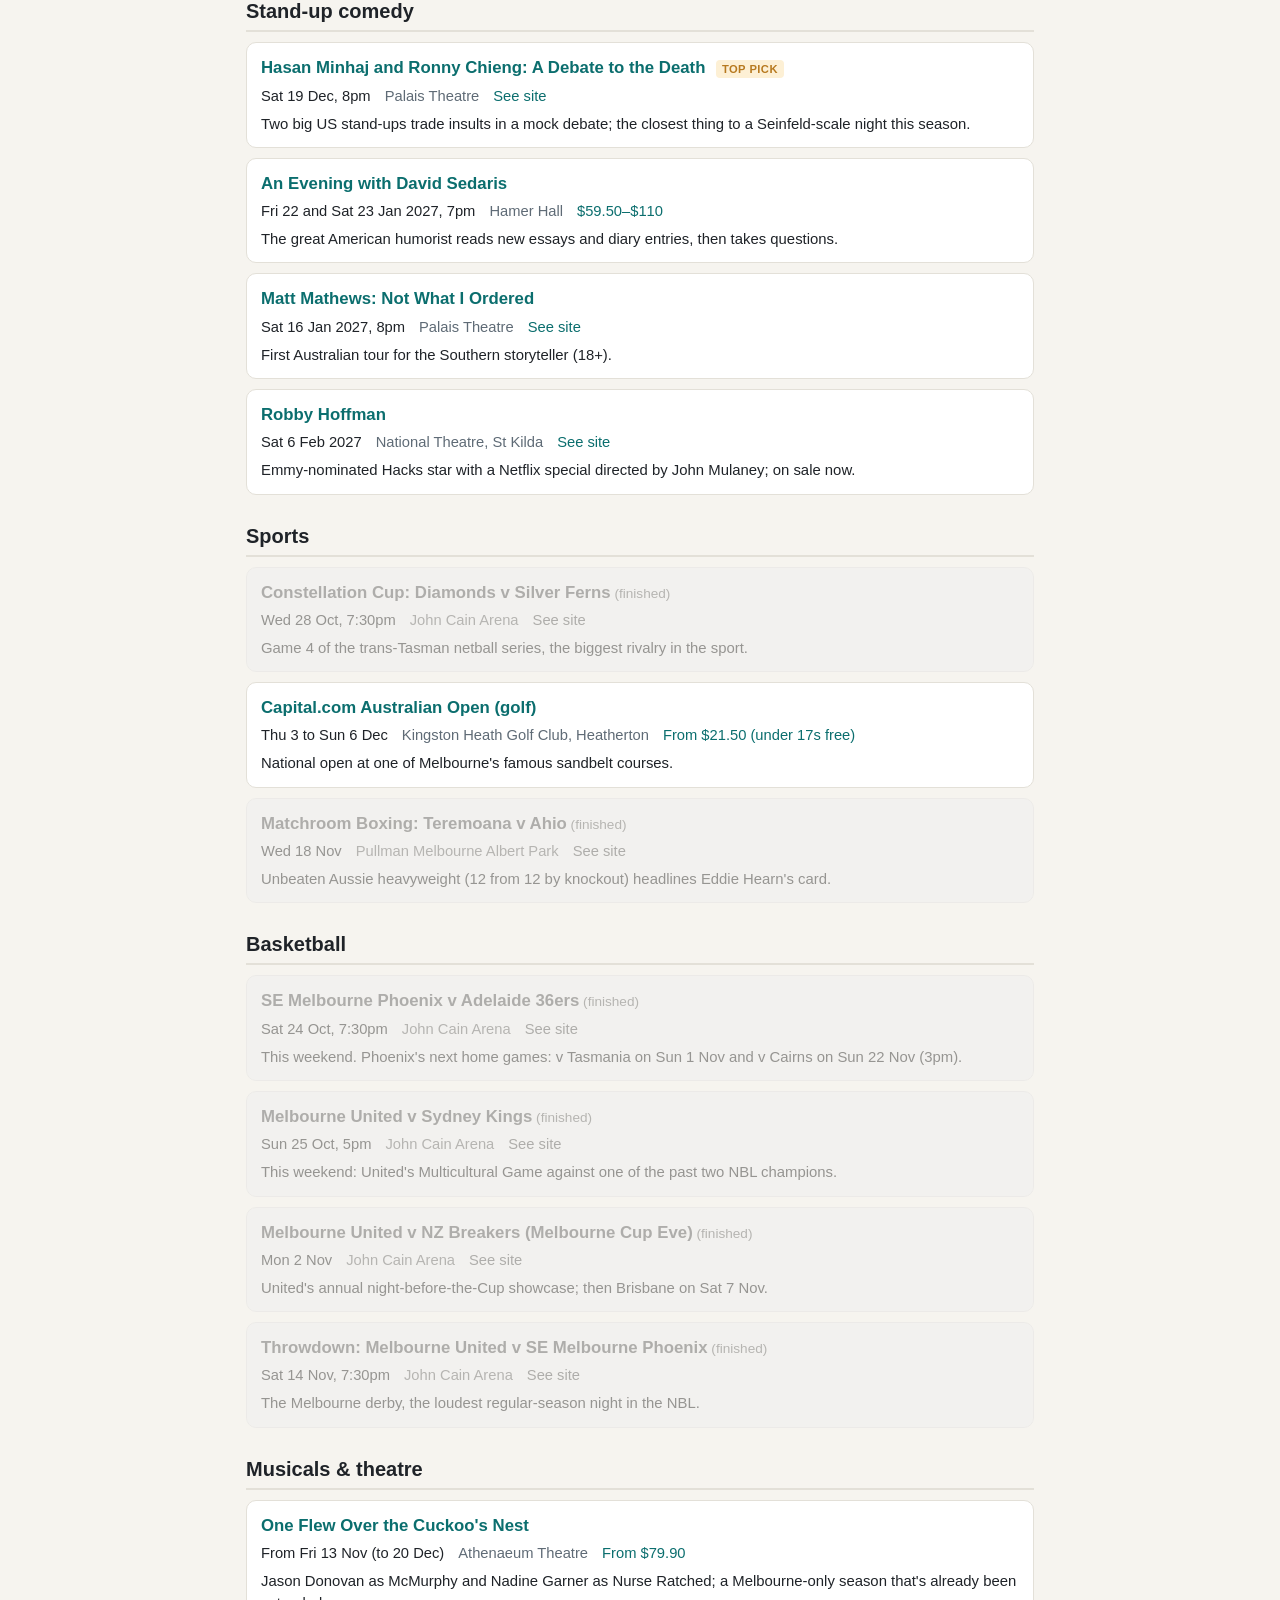
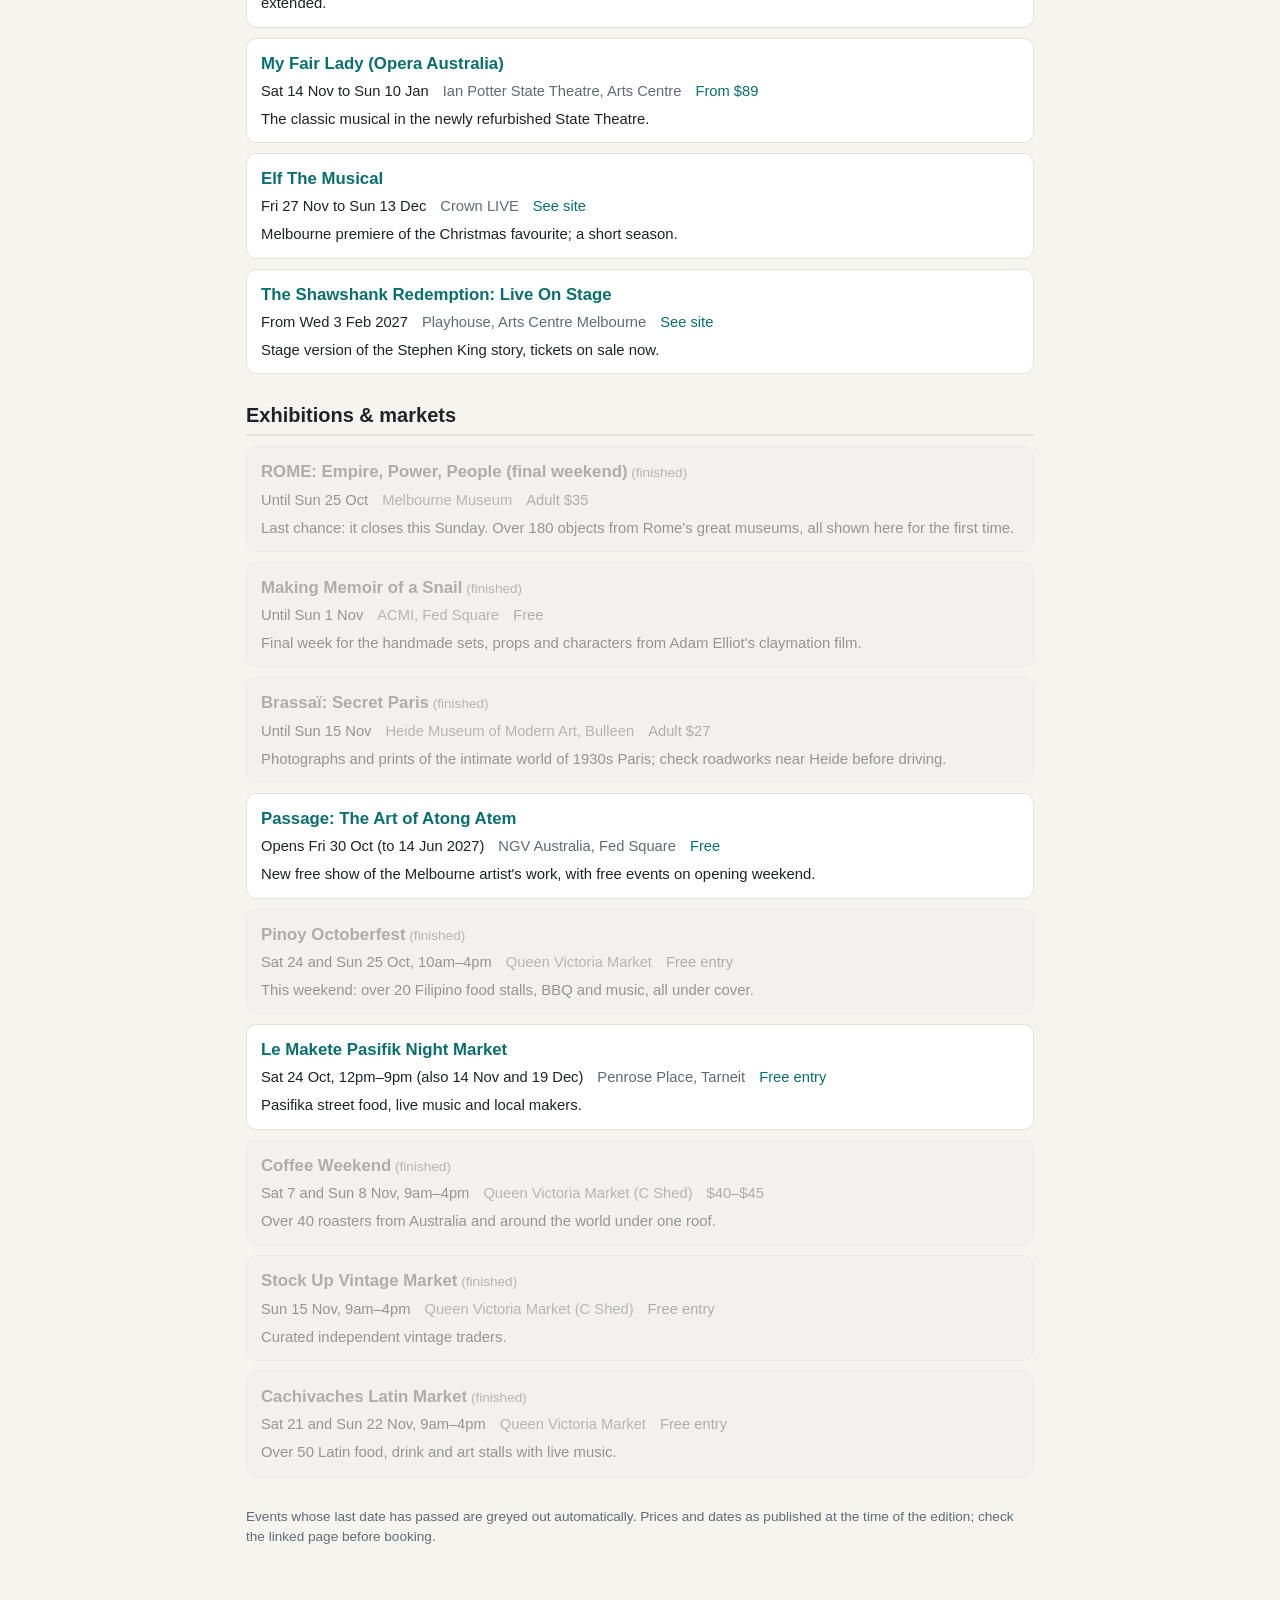
<file: editions/2026-10-22.html>
<!doctype html>
<html lang="en">
<head>
<meta charset="utf-8">
<meta name="viewport" content="width=device-width,initial-scale=1">
<title>Ron's Melbourne Outings: Thu 22 Oct 2026</title>
<link rel="stylesheet" href="../outings.css">
</head>
<body>
<div class="wrap">
<p class="back"><a href="../">← All editions</a></p>
<header><h1>Ron's Melbourne Outings</h1>
<p class="sub">Edition 2 · Thu 22 Oct 2026</p></header>
<nav class="toc"><a href="#top-picks">Top picks</a><a href="#hikes">Hikes</a><a href="#bikes">Bike trails</a><a href="#music">Music</a><a href="#tours">New tours on sale</a><a href="#comedy">Stand-up comedy</a><a href="#sports">Sports</a><a href="#basketball">Basketball</a><a href="#theatre">Musicals &amp; theatre</a><a href="#exhibitions">Exhibitions &amp; markets</a></nav>
<section id="top-picks" class="top"><h2>⭐ Top picks</h2><ul class="items"><li class="item" data-end="2027-03-04"><a class="name" href="https://www.marvelstadium.com.au/news/1632338/bon-jovi-are-returning-to-melbourne" target="_blank" rel="noopener"><strong>Bon Jovi: Forever Tour</strong></a><div class="meta"><span class="when">Thu 4 Mar 2027</span><span class="venue">Marvel Stadium</span><span class="price">See site</span></div><p class="note">First Australian tour in over eight years. Public tickets go on sale Fri 23 Oct at 1pm.</p></li><li class="item" data-end="2027-03-20"><a class="name" href="https://www.frontiertouring.com/bryanadamsbarebones" target="_blank" rel="noopener"><strong>Bryan Adams: Bare Bones (acoustic, new show)</strong></a><div class="meta"><span class="when">Sat 20 Mar 2027</span><span class="venue">Costa Hall, Geelong</span><span class="price">$119.90–$199.90</span></div><p class="note">Just added: an intimate acoustic show, very different from the arena gigs. Frontier presale Thu 22 Oct 12pm, general sale Fri 23 Oct 1pm.</p></li><li class="item" data-end="2026-12-19"><a class="name" href="https://www.palaistheatre.com.au/all-events/hasan-minhaj-tickets-ae1385168" target="_blank" rel="noopener"><strong>Hasan Minhaj and Ronny Chieng: A Debate to the Death</strong></a><div class="meta"><span class="when">Sat 19 Dec, 8pm</span><span class="venue">Palais Theatre</span><span class="price">See site</span></div><p class="note">Two big US stand-ups trade insults in a mock debate; the closest thing to a Seinfeld-scale night this season.</p></li></ul></section>
<section id="hikes"><h2>Hikes</h2><ul class="items"><li class="item"><a class="name" href="https://www.parks.vic.gov.au/places-to-see/parks/the-pines-flora-and-fauna-reserve" target="_blank" rel="noopener"><strong>Panorama Circuit, The Pines Flora and Fauna Reserve</strong></a><div class="meta"><span class="when">Any day (orchids at their best in spring)</span><span class="venue">Frankston North</span><span class="price">Free</span></div><p class="note">6.2 km loop through coastal heath to a lookout over Melbourne, the Dandenongs and the bay; spring brings out Rabbit Ears, Greenhood and Spider orchids.</p></li><li class="item"><a class="name" href="https://www.parks.vic.gov.au/places-to-see/parks/dandenong-ranges-botanic-garden" target="_blank" rel="noopener"><strong>Dandenong Ranges Botanic Garden circuit</strong></a><div class="meta"><span class="when">Daily, last entry 4:30pm</span><span class="venue">Olinda</span><span class="price">Free</span></div><p class="note">Easy 3.5 km paved loop at peak rhododendron and azalea season; go early on weekends as parking fills, and note the nearby Olinda VW Track area of the national park is closed for planned-burn prep.</p></li><li class="item"><a class="name" href="https://www.parks.vic.gov.au/places-to-see/parks/kinglake-national-park" target="_blank" rel="noopener"><strong>Masons Falls and Mt Sugarloaf, Kinglake National Park</strong></a><div class="meta"><span class="when">Any day</span><span class="venue">Kinglake National Park</span><span class="price">Free</span></div><p class="note">Short walk to a waterfall that runs well after winter rain, plus the Mt Sugarloaf summit for city views; the Masons Falls BBQs are closed, so bring a picnic.</p></li><li class="item"><a class="name" href="https://www.parks.vic.gov.au/places-to-see/parks/point-nepean-national-park" target="_blank" rel="noopener"><strong>Point Nepean National Park</strong></a><div class="meta"><span class="when">Daily, vehicles 6am to 8pm in daylight saving</span><span class="venue">Portsea, Mornington Peninsula</span><span class="price">Free</span></div><p class="note">Walk or ride the shared track to the Quarantine Station and Fort Nepean for big coastal views; part of the Engine House track is closed after a landslip.</p></li></ul></section>
<section id="bikes"><h2>Bike trails</h2><ul class="items"><li class="item"><a class="name" href="https://www.parks.vic.gov.au/places-to-see/parks/lysterfield-park" target="_blank" rel="noopener"><strong>Lysterfield Park mountain bike trails</strong></a><div class="meta"><span class="when">Any day</span><span class="venue">Lysterfield</span><span class="price">Free</span></div><p class="note">24 km of trails including the 2006 Commonwealth Games course, with easy green loops too; spring is when the winter mud dries out.</p></li><li class="item"><a class="name" href="https://www.railtrails.org.au/trails/red-hill-rail-trail/" target="_blank" rel="noopener"><strong>Red Hill Rail Trail</strong></a><div class="meta"><span class="when">Any day</span><span class="venue">Merricks to Red Hill, Mornington Peninsula</span><span class="price">Free</span></div><p class="note">Short 6.3 km gravel trail; climb up to Red Hill for lunch and enjoy the downhill run back.</p></li><li class="item"><a class="name" href="https://www.greatvictorianrailtrail.com.au/" target="_blank" rel="noopener"><strong>Great Victorian Rail Trail, Mansfield to Merton</strong></a><div class="meta"><span class="when">Any day (check closures first)</span><span class="venue">Mansfield</span><span class="price">Free</span></div><p class="note">76 km return ride across Lake Eildon with Mt Buller on the horizon; some other sections remain closed after the bushfires, so check the trail&#x27;s updates before you go.</p></li></ul></section>
<section id="music"><h2>Music</h2><ul class="items"><li class="item" data-end="2026-10-25"><a class="name" href="https://www.melbournejazz.com/events/aziza/" target="_blank" rel="noopener"><strong>Aziza (Dave Holland, Chris Potter, Lionel Loueke, Eric Harland)</strong></a><div class="meta"><span class="when">Sun 25 Oct, 6pm</span><span class="venue">Hamer Hall</span><span class="price">$79–$139</span></div><p class="note">Four jazz greats reunite for the album&#x27;s 10th anniversary as a highlight of the Jazz Festival&#x27;s final weekend.</p></li><li class="item" data-end="2026-10-25"><a class="name" href="https://www.melbournejazz.com/events/prahran-market-pop-up/" target="_blank" rel="noopener"><strong>Melbourne International Jazz Festival: Prahran Market Pop-Up</strong></a><div class="meta"><span class="when">Sat 24 and Sun 25 Oct, 11am–3pm</span><span class="venue">Prahran Market</span><span class="price">Free</span></div><p class="note">Free jazz, soul and R&amp;B while you wander the market. Note: Dee Dee Bridgewater&#x27;s Saturday show has been cancelled.</p></li><li class="item" data-end="2026-11-04"><a class="name" href="https://facetofacetouring.com.au/current-tours/men-at-work-live-in-concert" target="_blank" rel="noopener"><strong>Men At Work</strong></a><div class="meta"><span class="when">Wed 4 Nov, 8pm</span><span class="venue">Palais Theatre</span><span class="price">$109.90–$159.90</span></div><p class="note">The Melbourne-born band behind Down Under and Who Can It Be Now? play a hometown show.</p></li><li class="item" data-end="2026-11-13"><a class="name" href="https://aamipark.com.au/event/iron-maiden-run-for-your-lives-world-tour-2026/" target="_blank" rel="noopener"><strong>Iron Maiden with Megadeth</strong></a><div class="meta"><span class="when">Fri 13 Nov, 5:30pm</span><span class="venue">AAMI Park</span><span class="price">See site</span></div><p class="note">Run For Your Lives tour celebrating 50 years, with a career-spanning setlist.</p></li><li class="item" data-end="2026-11-14"><a class="name" href="https://www.palaistheatre.com.au/all-events/the-sweet-tickets-ae107994" target="_blank" rel="noopener"><strong>The Sweet: The Final Blitz Tour</strong></a><div class="meta"><span class="when">Sat 14 Nov, 8pm</span><span class="venue">Palais Theatre</span><span class="price">See site</span></div><p class="note">Andy Scott leads the British glam-rock favourites (13 Aussie Top 50 hits) on their Final Blitz tour, with Ted Mulry Gang supporting.</p></li></ul></section>
<section id="tours"><h2>New tours on sale</h2><ul class="items"><li class="item" data-end="2027-03-04"><a class="name" href="https://www.marvelstadium.com.au/news/1632338/bon-jovi-are-returning-to-melbourne" target="_blank" rel="noopener"><strong>Bon Jovi: Forever Tour</strong></a> <span class="tag">Top pick</span><div class="meta"><span class="when">Thu 4 Mar 2027</span><span class="venue">Marvel Stadium</span><span class="price">See site</span></div><p class="note">First Australian tour in over eight years. Public tickets go on sale Fri 23 Oct at 1pm.</p></li><li class="item" data-end="2027-03-20"><a class="name" href="https://www.frontiertouring.com/bryanadamsbarebones" target="_blank" rel="noopener"><strong>Bryan Adams: Bare Bones (acoustic, new show)</strong></a> <span class="tag">Top pick</span><div class="meta"><span class="when">Sat 20 Mar 2027</span><span class="venue">Costa Hall, Geelong</span><span class="price">$119.90–$199.90</span></div><p class="note">Just added: an intimate acoustic show, very different from the arena gigs. Frontier presale Thu 22 Oct 12pm, general sale Fri 23 Oct 1pm.</p></li><li class="item" data-end="2027-12-04"><a class="name" href="https://www.frontiertouring.com/zachbryan" target="_blank" rel="noopener"><strong>Zach Bryan</strong></a><div class="meta"><span class="when">Fri 3 and Sat 4 Dec 2027</span><span class="venue">Marvel Stadium</span><span class="price">$99.90–$299.90</span></div><p class="note">Update: general sale opens Fri 23 Oct at 11am, with Vance Joy supporting.</p></li><li class="item" data-end="2027-03-13"><a class="name" href="https://www.frontiertouring.com/ericchurch" target="_blank" rel="noopener"><strong>Eric Church</strong></a><div class="meta"><span class="when">Sat 13 Mar 2027</span><span class="venue">Rod Laver Arena</span><span class="price">$99–$249</span></div><p class="note">The country-rock star&#x27;s first ever Australian headline show, on sale now.</p></li><li class="item" data-end="2027-10-07"><a class="name" href="https://www.livenation.com.au/event/nickelback-everything-under-the-sun-melbourne-tickets-edp1703804" target="_blank" rel="noopener"><strong>Nickelback: Everything Under The Sun</strong></a><div class="meta"><span class="when">Thu 7 Oct 2027</span><span class="venue">Rod Laver Arena</span><span class="price">See site</span></div><p class="note">Big arena-rock singalong, on sale now. There&#x27;s a Geelong date too.</p></li><li class="item" data-end="2027-03-06"><a class="name" href="https://themusic.com.au/news/underworld-announce-2027-australian-tour/ZF7adnl4e3o/21-10-26" target="_blank" rel="noopener"><strong>Underworld</strong></a><div class="meta"><span class="when">Sat 6 Mar 2027</span><span class="venue">PICA, Port Melbourne</span><span class="price">See site</span></div><p class="note">Just announced: two sets in one night. Presales from Fri 23 Oct, general sale Tue 27 Oct at 12pm.</p></li></ul></section>
<section id="comedy"><h2>Stand-up comedy</h2><ul class="items"><li class="item" data-end="2026-12-19"><a class="name" href="https://www.palaistheatre.com.au/all-events/hasan-minhaj-tickets-ae1385168" target="_blank" rel="noopener"><strong>Hasan Minhaj and Ronny Chieng: A Debate to the Death</strong></a> <span class="tag">Top pick</span><div class="meta"><span class="when">Sat 19 Dec, 8pm</span><span class="venue">Palais Theatre</span><span class="price">See site</span></div><p class="note">Two big US stand-ups trade insults in a mock debate; the closest thing to a Seinfeld-scale night this season.</p></li><li class="item" data-end="2027-01-23"><a class="name" href="https://www.artscentremelbourne.com.au/whats-on/2027/comedy/an-evening-with-david-sedaris" target="_blank" rel="noopener"><strong>An Evening with David Sedaris</strong></a><div class="meta"><span class="when">Fri 22 and Sat 23 Jan 2027, 7pm</span><span class="venue">Hamer Hall</span><span class="price">$59.50–$110</span></div><p class="note">The great American humorist reads new essays and diary entries, then takes questions.</p></li><li class="item" data-end="2027-01-16"><a class="name" href="https://www.livenation.com.au/event/matt-mathews-not-what-i-ordered-world-tour-melbourne-tickets-edp1674510" target="_blank" rel="noopener"><strong>Matt Mathews: Not What I Ordered</strong></a><div class="meta"><span class="when">Sat 16 Jan 2027, 8pm</span><span class="venue">Palais Theatre</span><span class="price">See site</span></div><p class="note">First Australian tour for the Southern storyteller (18+).</p></li><li class="item" data-end="2027-02-06"><a class="name" href="https://au.variety.com/2026/tv/news/robby-hoffman-australia-new-zealand-tour-tickets-40885/" target="_blank" rel="noopener"><strong>Robby Hoffman</strong></a><div class="meta"><span class="when">Sat 6 Feb 2027</span><span class="venue">National Theatre, St Kilda</span><span class="price">See site</span></div><p class="note">Emmy-nominated Hacks star with a Netflix special directed by John Mulaney; on sale now.</p></li></ul></section>
<section id="sports"><h2>Sports</h2><ul class="items"><li class="item" data-end="2026-10-28"><a class="name" href="https://johncainarena.com.au/event/constellation-cup-game-4-melbourne-2026/" target="_blank" rel="noopener"><strong>Constellation Cup: Diamonds v Silver Ferns</strong></a><div class="meta"><span class="when">Wed 28 Oct, 7:30pm</span><span class="venue">John Cain Arena</span><span class="price">See site</span></div><p class="note">Game 4 of the trans-Tasman netball series, the biggest rivalry in the sport.</p></li><li class="item" data-end="2026-12-06"><a class="name" href="https://www.visitmelbourne.com/regions/melbourne/whats-on/sports/capitalcom-australian-open" target="_blank" rel="noopener"><strong>Capital.com Australian Open (golf)</strong></a><div class="meta"><span class="when">Thu 3 to Sun 6 Dec</span><span class="venue">Kingston Heath Golf Club, Heatherton</span><span class="price">From $21.50 (under 17s free)</span></div><p class="note">National open at one of Melbourne&#x27;s famous sandbelt courses.</p></li><li class="item" data-end="2026-11-18"><a class="name" href="https://www.matchroomboxing.com/news/heavyweight-superstar-teremoana-teremoana-meets-dangerous-hemi-ahio-in-melbourne-as-matchroom-boxing-returns-to-australia-on-wednesday-november-18-live-on-fox-sports/" target="_blank" rel="noopener"><strong>Matchroom Boxing: Teremoana v Ahio</strong></a><div class="meta"><span class="when">Wed 18 Nov</span><span class="venue">Pullman Melbourne Albert Park</span><span class="price">See site</span></div><p class="note">Unbeaten Aussie heavyweight (12 from 12 by knockout) headlines Eddie Hearn&#x27;s card.</p></li></ul></section>
<section id="basketball"><h2>Basketball</h2><ul class="items"><li class="item" data-end="2026-10-24"><a class="name" href="https://www.semphoenix.com.au/schedule" target="_blank" rel="noopener"><strong>SE Melbourne Phoenix v Adelaide 36ers</strong></a><div class="meta"><span class="when">Sat 24 Oct, 7:30pm</span><span class="venue">John Cain Arena</span><span class="price">See site</span></div><p class="note">This weekend. Phoenix&#x27;s next home games: v Tasmania on Sun 1 Nov and v Cairns on Sun 22 Nov (3pm).</p></li><li class="item" data-end="2026-10-25"><a class="name" href="https://www.melbourneutd.com.au/schedule/melbourne-united-v-sydney-kings-men-25-10-2026" target="_blank" rel="noopener"><strong>Melbourne United v Sydney Kings</strong></a><div class="meta"><span class="when">Sun 25 Oct, 5pm</span><span class="venue">John Cain Arena</span><span class="price">See site</span></div><p class="note">This weekend: United&#x27;s Multicultural Game against one of the past two NBL champions.</p></li><li class="item" data-end="2026-11-02"><a class="name" href="https://www.melbourneutd.com.au/news/blockbuster-home-games-highlight-nbl27-schedule" target="_blank" rel="noopener"><strong>Melbourne United v NZ Breakers (Melbourne Cup Eve)</strong></a><div class="meta"><span class="when">Mon 2 Nov</span><span class="venue">John Cain Arena</span><span class="price">See site</span></div><p class="note">United&#x27;s annual night-before-the-Cup showcase; then Brisbane on Sat 7 Nov.</p></li><li class="item" data-end="2026-11-14"><a class="name" href="https://www.melbourneutd.com.au/schedule/melbourne-united-v-south-east-melbourne-phoenix-men-14-11-2026" target="_blank" rel="noopener"><strong>Throwdown: Melbourne United v SE Melbourne Phoenix</strong></a><div class="meta"><span class="when">Sat 14 Nov, 7:30pm</span><span class="venue">John Cain Arena</span><span class="price">See site</span></div><p class="note">The Melbourne derby, the loudest regular-season night in the NBL.</p></li></ul></section>
<section id="theatre"><h2>Musicals &amp; theatre</h2><ul class="items"><li class="item" data-end="2026-12-20"><a class="name" href="https://cuckoosnest.com.au/" target="_blank" rel="noopener"><strong>One Flew Over the Cuckoo&#x27;s Nest</strong></a><div class="meta"><span class="when">From Fri 13 Nov (to 20 Dec)</span><span class="venue">Athenaeum Theatre</span><span class="price">From $79.90</span></div><p class="note">Jason Donovan as McMurphy and Nadine Garner as Nurse Ratched; a Melbourne-only season that&#x27;s already been extended.</p></li><li class="item" data-end="2027-01-10"><a class="name" href="https://opera.org.au/productions/my-fair-lady-melbourne/" target="_blank" rel="noopener"><strong>My Fair Lady (Opera Australia)</strong></a><div class="meta"><span class="when">Sat 14 Nov to Sun 10 Jan</span><span class="venue">Ian Potter State Theatre, Arts Centre</span><span class="price">From $89</span></div><p class="note">The classic musical in the newly refurbished State Theatre.</p></li><li class="item" data-end="2026-12-13"><a class="name" href="https://elfthemusical.com.au/" target="_blank" rel="noopener"><strong>Elf The Musical</strong></a><div class="meta"><span class="when">Fri 27 Nov to Sun 13 Dec</span><span class="venue">Crown LIVE</span><span class="price">See site</span></div><p class="note">Melbourne premiere of the Christmas favourite; a short season.</p></li><li class="item" data-end="2027-03-07"><a class="name" href="https://www.shawshanklive.com.au/live-on-stage/" target="_blank" rel="noopener"><strong>The Shawshank Redemption: Live On Stage</strong></a><div class="meta"><span class="when">From Wed 3 Feb 2027</span><span class="venue">Playhouse, Arts Centre Melbourne</span><span class="price">See site</span></div><p class="note">Stage version of the Stephen King story, tickets on sale now.</p></li></ul></section>
<section id="exhibitions"><h2>Exhibitions &amp; markets</h2><ul class="items"><li class="item" data-end="2026-10-25"><a class="name" href="https://museumsvictoria.com.au/melbournemuseum/whats-on/rome-empire-power-people/" target="_blank" rel="noopener"><strong>ROME: Empire, Power, People (final weekend)</strong></a><div class="meta"><span class="when">Until Sun 25 Oct</span><span class="venue">Melbourne Museum</span><span class="price">Adult $35</span></div><p class="note">Last chance: it closes this Sunday. Over 180 objects from Rome&#x27;s great museums, all shown here for the first time.</p></li><li class="item" data-end="2026-11-01"><a class="name" href="https://www.acmi.net.au/whats-on/making-memoir-of-a-snail/" target="_blank" rel="noopener"><strong>Making Memoir of a Snail</strong></a><div class="meta"><span class="when">Until Sun 1 Nov</span><span class="venue">ACMI, Fed Square</span><span class="price">Free</span></div><p class="note">Final week for the handmade sets, props and characters from Adam Elliot&#x27;s claymation film.</p></li><li class="item" data-end="2026-11-15"><a class="name" href="https://www.heide.com.au/exhibitions/brassai/" target="_blank" rel="noopener"><strong>Brassaï: Secret Paris</strong></a><div class="meta"><span class="when">Until Sun 15 Nov</span><span class="venue">Heide Museum of Modern Art, Bulleen</span><span class="price">Adult $27</span></div><p class="note">Photographs and prints of the intimate world of 1930s Paris; check roadworks near Heide before driving.</p></li><li class="item" data-end="2027-06-14"><a class="name" href="https://www.ngv.vic.gov.au/exhibition/passage-the-art-of-atong-atem/" target="_blank" rel="noopener"><strong>Passage: The Art of Atong Atem</strong></a><div class="meta"><span class="when">Opens Fri 30 Oct (to 14 Jun 2027)</span><span class="venue">NGV Australia, Fed Square</span><span class="price">Free</span></div><p class="note">New free show of the Melbourne artist&#x27;s work, with free events on opening weekend.</p></li><li class="item" data-end="2026-10-25"><a class="name" href="https://qvm.com.au/whats-on/pinoy-octoberfest/" target="_blank" rel="noopener"><strong>Pinoy Octoberfest</strong></a><div class="meta"><span class="when">Sat 24 and Sun 25 Oct, 10am–4pm</span><span class="venue">Queen Victoria Market</span><span class="price">Free entry</span></div><p class="note">This weekend: over 20 Filipino food stalls, BBQ and music, all under cover.</p></li><li class="item" data-end="2026-12-19"><a class="name" href="https://www.visitwerribee.com/events/le-makete-pasifik-night-market" target="_blank" rel="noopener"><strong>Le Makete Pasifik Night Market</strong></a><div class="meta"><span class="when">Sat 24 Oct, 12pm–9pm (also 14 Nov and 19 Dec)</span><span class="venue">Penrose Place, Tarneit</span><span class="price">Free entry</span></div><p class="note">Pasifika street food, live music and local makers.</p></li><li class="item" data-end="2026-11-08"><a class="name" href="https://qvm.com.au/whats-on/coffee-weekend/" target="_blank" rel="noopener"><strong>Coffee Weekend</strong></a><div class="meta"><span class="when">Sat 7 and Sun 8 Nov, 9am–4pm</span><span class="venue">Queen Victoria Market (C Shed)</span><span class="price">$40–$45</span></div><p class="note">Over 40 roasters from Australia and around the world under one roof.</p></li><li class="item" data-end="2026-11-15"><a class="name" href="https://qvm.com.au/whats-on/stock-up-vintage-market/" target="_blank" rel="noopener"><strong>Stock Up Vintage Market</strong></a><div class="meta"><span class="when">Sun 15 Nov, 9am–4pm</span><span class="venue">Queen Victoria Market (C Shed)</span><span class="price">Free entry</span></div><p class="note">Curated independent vintage traders.</p></li><li class="item" data-end="2026-11-22"><a class="name" href="https://qvm.com.au/whats-on/cachivaches-latin-market-2/" target="_blank" rel="noopener"><strong>Cachivaches Latin Market</strong></a><div class="meta"><span class="when">Sat 21 and Sun 22 Nov, 9am–4pm</span><span class="venue">Queen Victoria Market</span><span class="price">Free entry</span></div><p class="note">Over 50 Latin food, drink and art stalls with live music.</p></li></ul></section>
<footer><p>Events whose last date has passed are greyed out automatically. Prices and dates as published at the time of the edition; check the linked page before booking.</p></footer>
</div>
<script>
(function () {
  var today = new Intl.DateTimeFormat("en-CA", { timeZone: "Australia/Melbourne" }).format(new Date());
  document.querySelectorAll(".item[data-end]").forEach(function (el) {
    if (el.dataset.end < today) { el.classList.add("past"); el.title = "This event has finished"; }
  });
})();
</script>
</body>
</html>
</file>
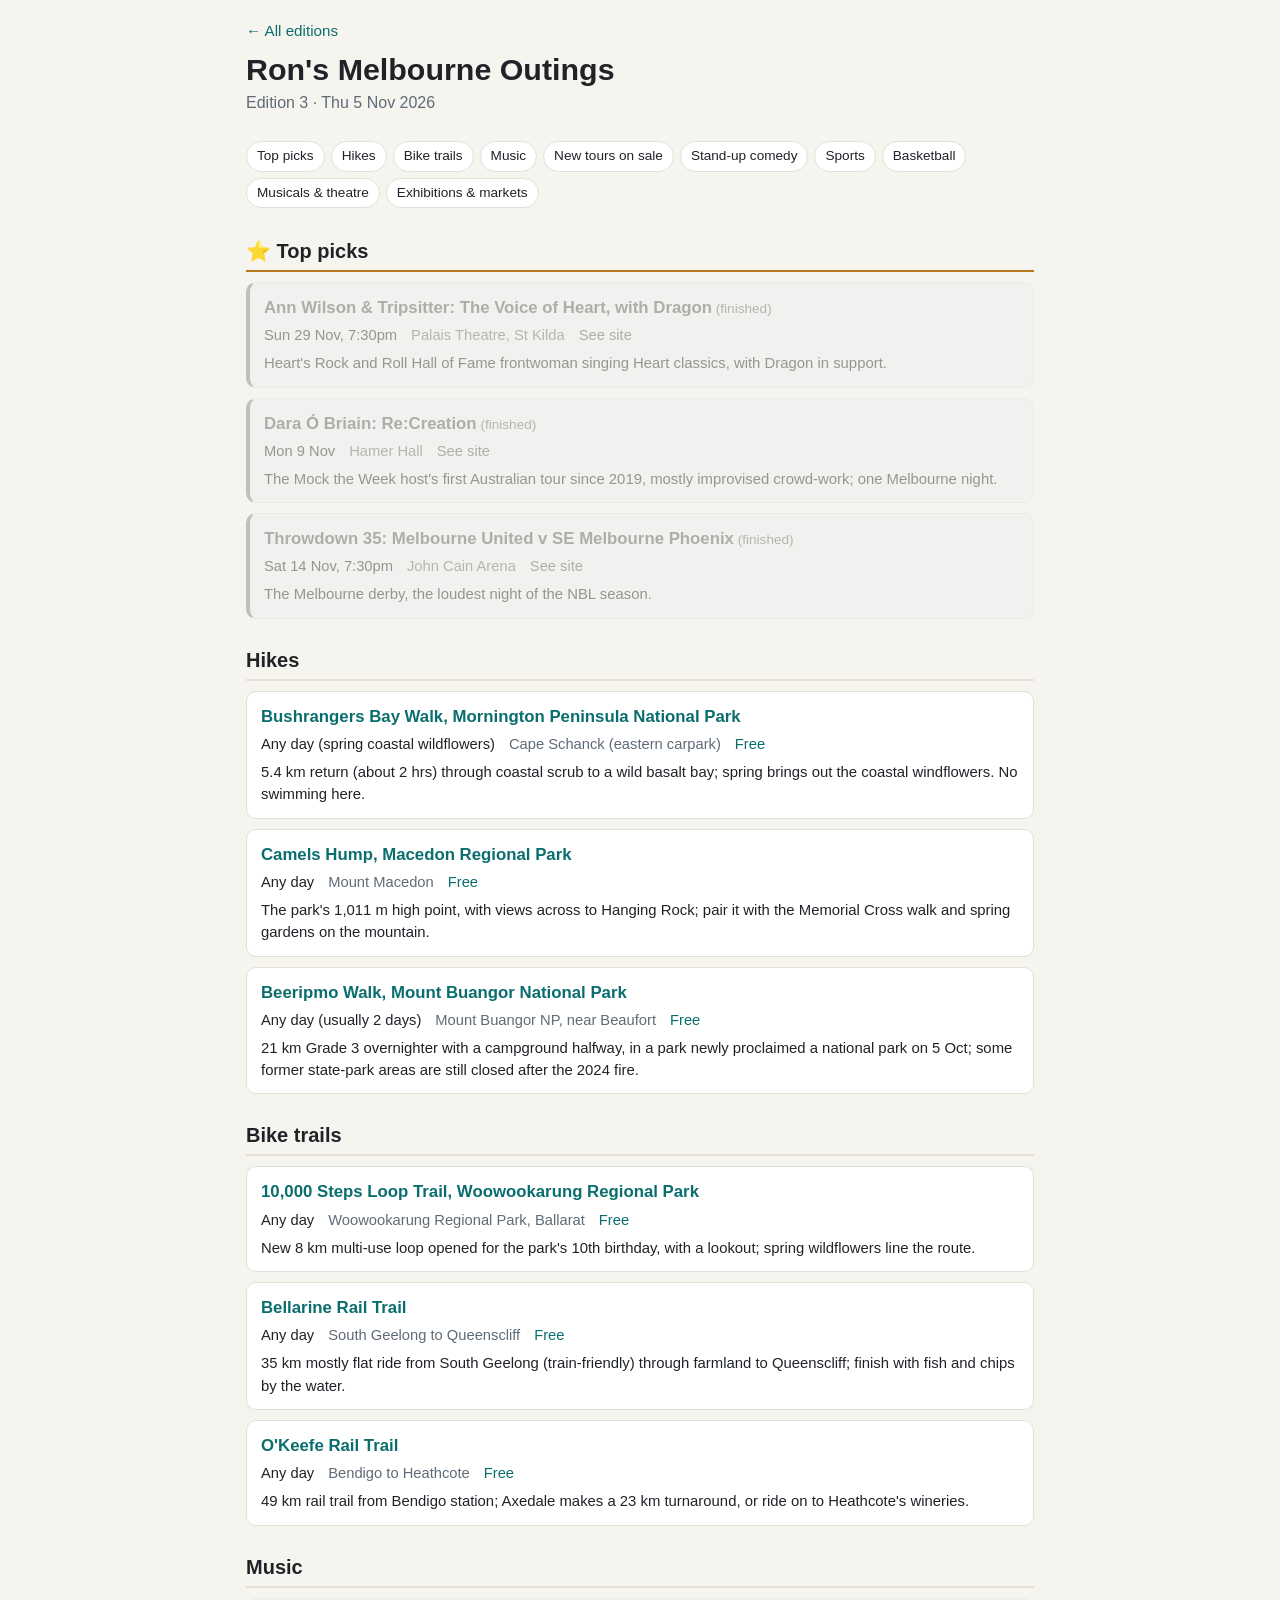
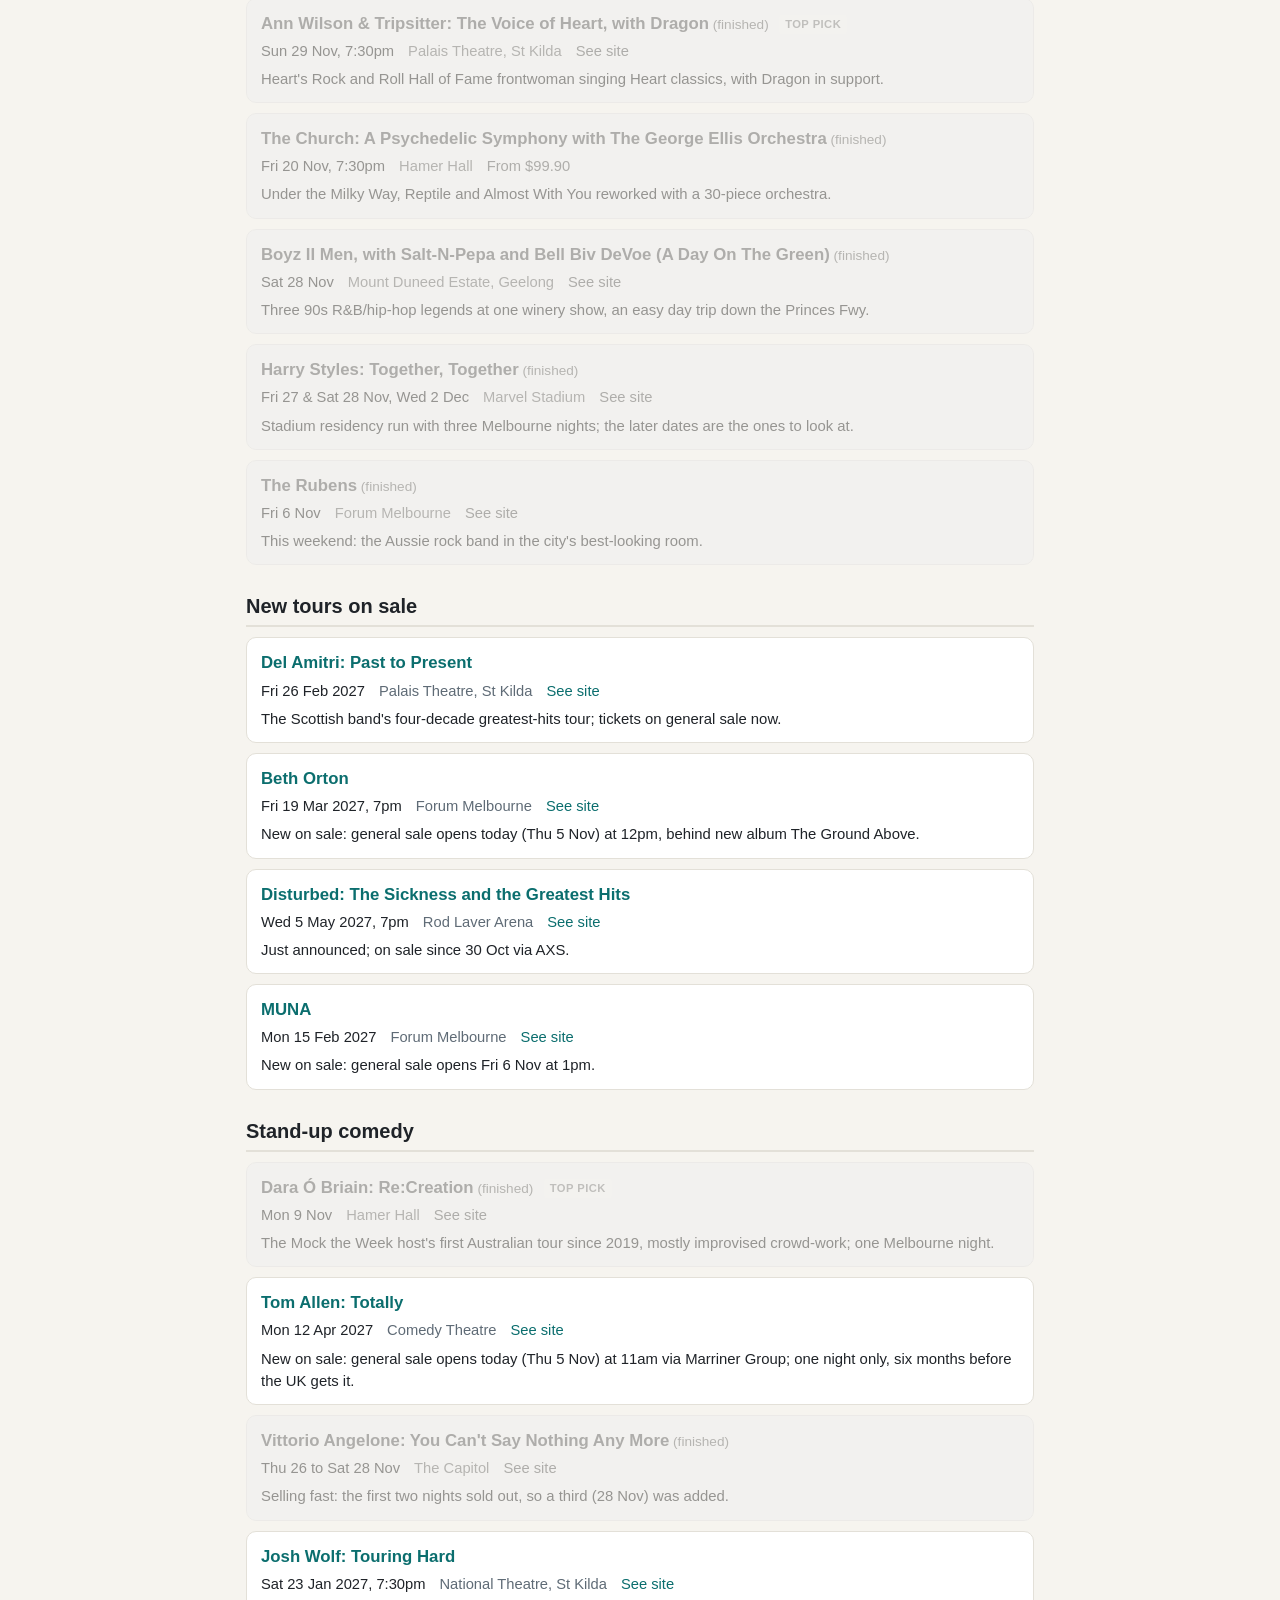
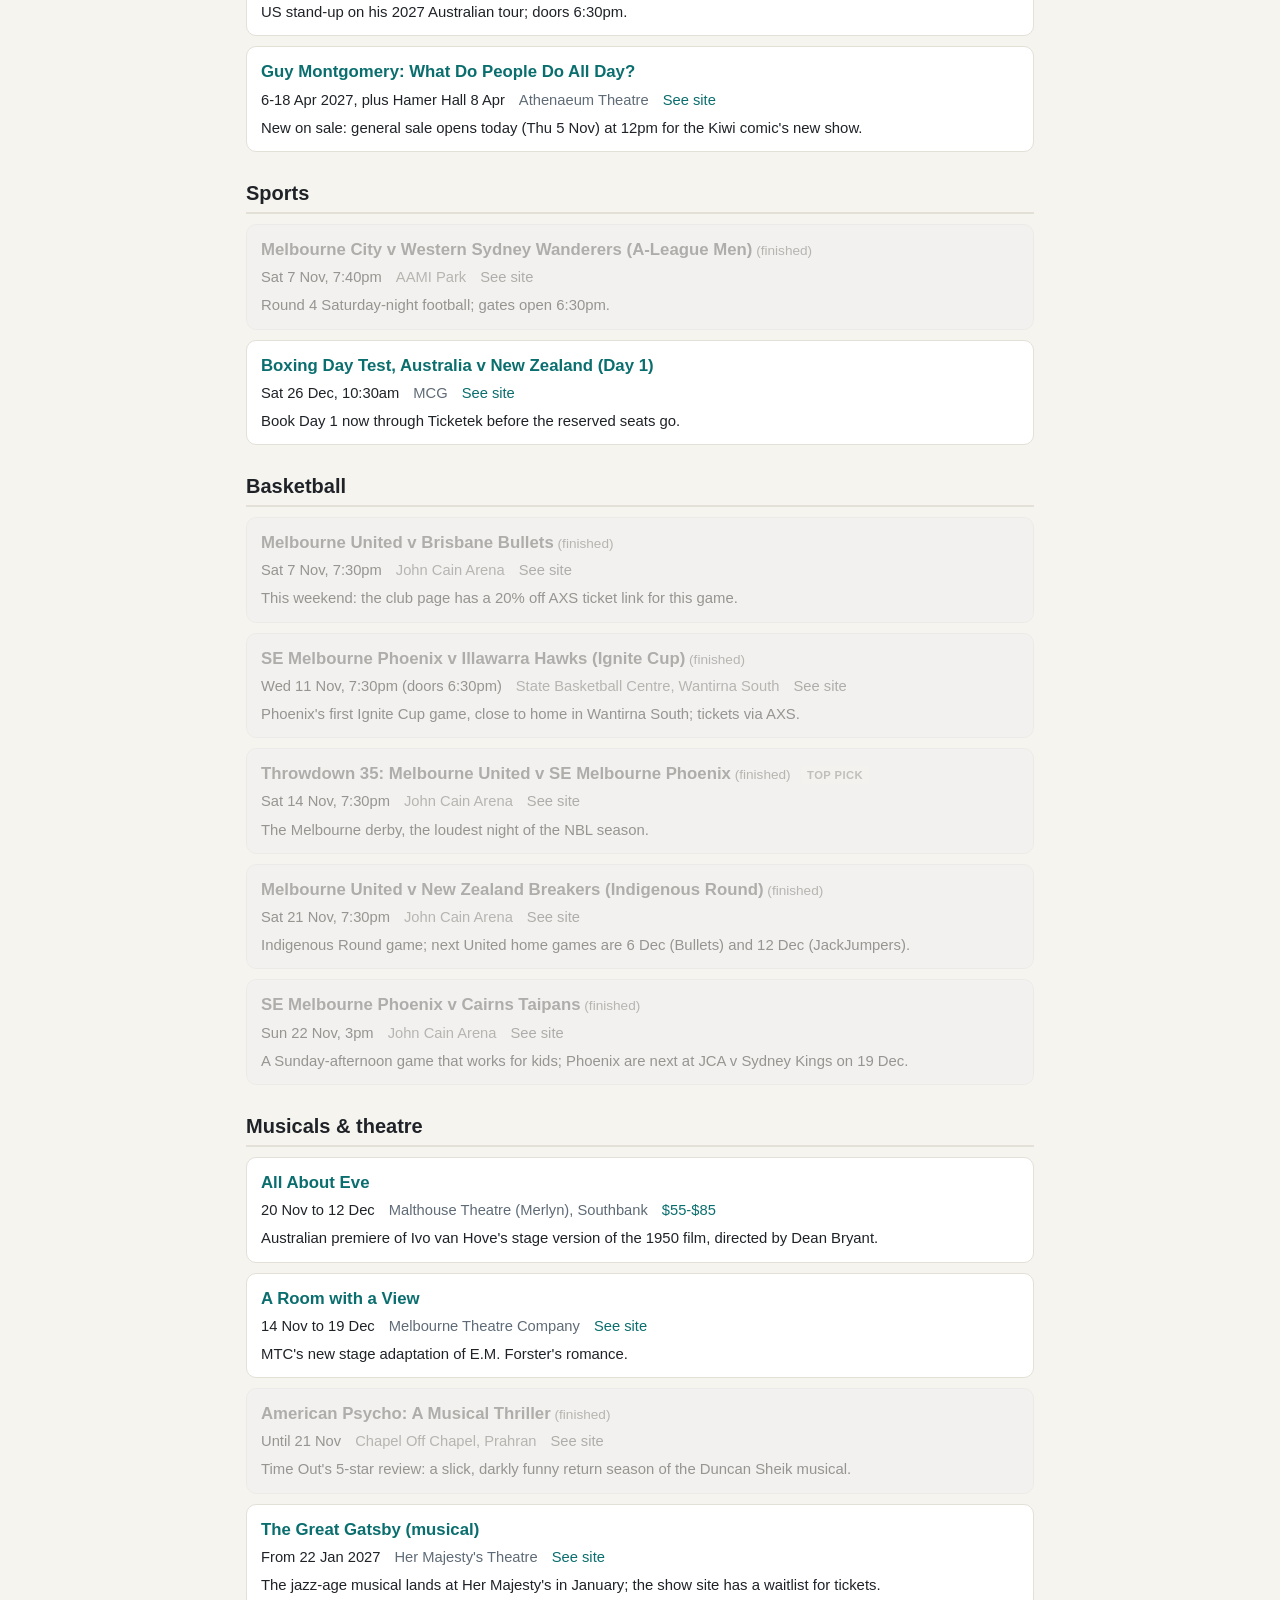
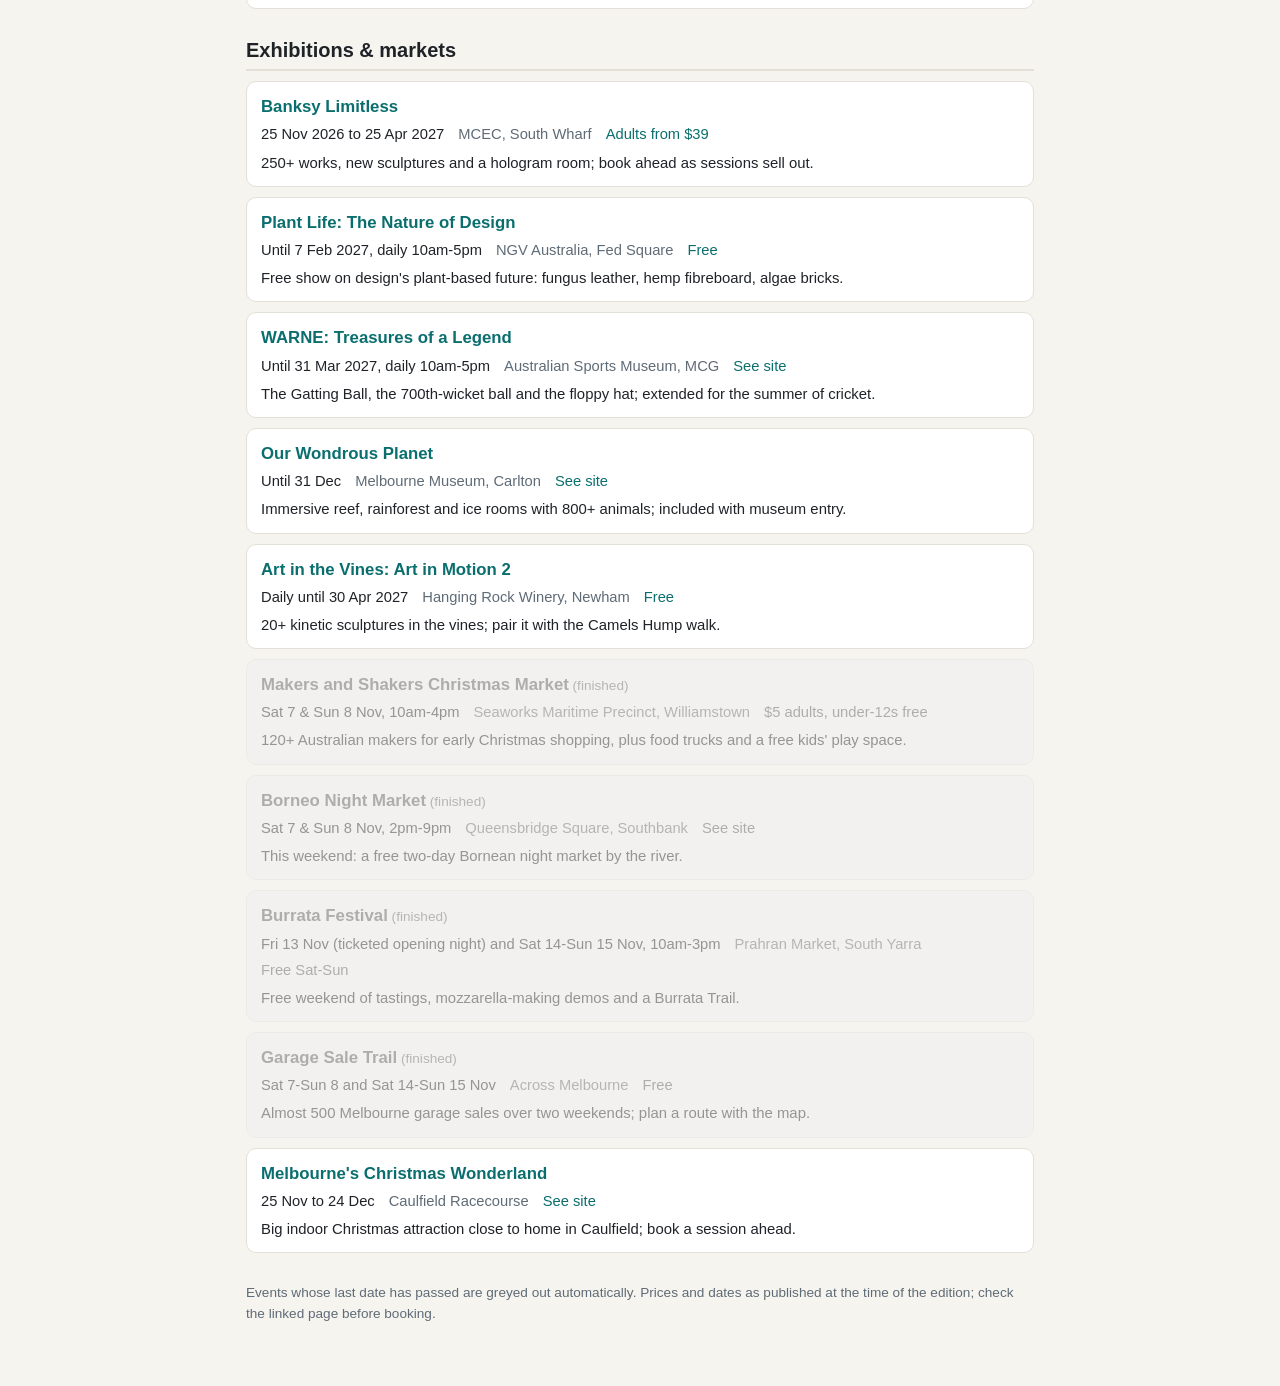
<file: editions/2026-11-05.html>
<!doctype html>
<html lang="en">
<head>
<meta charset="utf-8">
<meta name="viewport" content="width=device-width,initial-scale=1">
<title>Ron's Melbourne Outings: Thu 5 Nov 2026</title>
<link rel="stylesheet" href="../outings.css">
</head>
<body>
<div class="wrap">
<p class="back"><a href="../">← All editions</a></p>
<header><h1>Ron's Melbourne Outings</h1>
<p class="sub">Edition 3 · Thu 5 Nov 2026</p></header>
<nav class="toc"><a href="#top-picks">Top picks</a><a href="#hikes">Hikes</a><a href="#bikes">Bike trails</a><a href="#music">Music</a><a href="#tours">New tours on sale</a><a href="#comedy">Stand-up comedy</a><a href="#sports">Sports</a><a href="#basketball">Basketball</a><a href="#theatre">Musicals &amp; theatre</a><a href="#exhibitions">Exhibitions &amp; markets</a></nav>
<section id="top-picks" class="top"><h2>⭐ Top picks</h2><ul class="items"><li class="item" data-end="2026-11-29"><a class="name" href="https://www.palaistheatre.com.au/all-events/ann-wilson-tickets-ae1307236" target="_blank" rel="noopener"><strong>Ann Wilson &amp; Tripsitter: The Voice of Heart, with Dragon</strong></a><div class="meta"><span class="when">Sun 29 Nov, 7:30pm</span><span class="venue">Palais Theatre, St Kilda</span><span class="price">See site</span></div><p class="note">Heart&#x27;s Rock and Roll Hall of Fame frontwoman singing Heart classics, with Dragon in support.</p></li><li class="item" data-end="2026-11-09"><a class="name" href="https://beat.com.au/dara-o-briain-is-bringing-recreation-to-melbourne-this-november/" target="_blank" rel="noopener"><strong>Dara Ó Briain: Re:Creation</strong></a><div class="meta"><span class="when">Mon 9 Nov</span><span class="venue">Hamer Hall</span><span class="price">See site</span></div><p class="note">The Mock the Week host&#x27;s first Australian tour since 2019, mostly improvised crowd-work; one Melbourne night.</p></li><li class="item" data-end="2026-11-14"><a class="name" href="https://johncainarena.com.au/event/melbourne-united-vs-south-east-melbourne-phoenix-round-9-2026-27/" target="_blank" rel="noopener"><strong>Throwdown 35: Melbourne United v SE Melbourne Phoenix</strong></a><div class="meta"><span class="when">Sat 14 Nov, 7:30pm</span><span class="venue">John Cain Arena</span><span class="price">See site</span></div><p class="note">The Melbourne derby, the loudest night of the NBL season.</p></li></ul></section>
<section id="hikes"><h2>Hikes</h2><ul class="items"><li class="item"><a class="name" href="https://www.parks.vic.gov.au/places-to-see/sites/bushrangers-bay-walk" target="_blank" rel="noopener"><strong>Bushrangers Bay Walk, Mornington Peninsula National Park</strong></a><div class="meta"><span class="when">Any day (spring coastal wildflowers)</span><span class="venue">Cape Schanck (eastern carpark)</span><span class="price">Free</span></div><p class="note">5.4 km return (about 2 hrs) through coastal scrub to a wild basalt bay; spring brings out the coastal windflowers. No swimming here.</p></li><li class="item"><a class="name" href="https://www.parks.vic.gov.au/places-to-see/parks/macedon-regional-park" target="_blank" rel="noopener"><strong>Camels Hump, Macedon Regional Park</strong></a><div class="meta"><span class="when">Any day</span><span class="venue">Mount Macedon</span><span class="price">Free</span></div><p class="note">The park&#x27;s 1,011 m high point, with views across to Hanging Rock; pair it with the Memorial Cross walk and spring gardens on the mountain.</p></li><li class="item"><a class="name" href="https://www.parks.vic.gov.au/places-to-see/sites/beeripmo-walk" target="_blank" rel="noopener"><strong>Beeripmo Walk, Mount Buangor National Park</strong></a><div class="meta"><span class="when">Any day (usually 2 days)</span><span class="venue">Mount Buangor NP, near Beaufort</span><span class="price">Free</span></div><p class="note">21 km Grade 3 overnighter with a campground halfway, in a park newly proclaimed a national park on 5 Oct; some former state-park areas are still closed after the 2024 fire.</p></li></ul></section>
<section id="bikes"><h2>Bike trails</h2><ul class="items"><li class="item"><a class="name" href="https://www.melbourning.com.au/2026/08/26/this-beautiful-ballarat-park-has-just-opened-a-new-8km-trail-for-its-10th-birthday/" target="_blank" rel="noopener"><strong>10,000 Steps Loop Trail, Woowookarung Regional Park</strong></a><div class="meta"><span class="when">Any day</span><span class="venue">Woowookarung Regional Park, Ballarat</span><span class="price">Free</span></div><p class="note">New 8 km multi-use loop opened for the park&#x27;s 10th birthday, with a lookout; spring wildflowers line the route.</p></li><li class="item"><a class="name" href="https://www.railtrails.org.au/trails/bellarine-rail-trail/" target="_blank" rel="noopener"><strong>Bellarine Rail Trail</strong></a><div class="meta"><span class="when">Any day</span><span class="venue">South Geelong to Queenscliff</span><span class="price">Free</span></div><p class="note">35 km mostly flat ride from South Geelong (train-friendly) through farmland to Queenscliff; finish with fish and chips by the water.</p></li><li class="item"><a class="name" href="https://www.railtrails.org.au/trails/okeefe-rail-trail/" target="_blank" rel="noopener"><strong>O&#x27;Keefe Rail Trail</strong></a><div class="meta"><span class="when">Any day</span><span class="venue">Bendigo to Heathcote</span><span class="price">Free</span></div><p class="note">49 km rail trail from Bendigo station; Axedale makes a 23 km turnaround, or ride on to Heathcote&#x27;s wineries.</p></li></ul></section>
<section id="music"><h2>Music</h2><ul class="items"><li class="item" data-end="2026-11-29"><a class="name" href="https://www.palaistheatre.com.au/all-events/ann-wilson-tickets-ae1307236" target="_blank" rel="noopener"><strong>Ann Wilson &amp; Tripsitter: The Voice of Heart, with Dragon</strong></a> <span class="tag">Top pick</span><div class="meta"><span class="when">Sun 29 Nov, 7:30pm</span><span class="venue">Palais Theatre, St Kilda</span><span class="price">See site</span></div><p class="note">Heart&#x27;s Rock and Roll Hall of Fame frontwoman singing Heart classics, with Dragon in support.</p></li><li class="item" data-end="2026-11-20"><a class="name" href="https://www.artscentremelbourne.com.au/whats-on/2026/contemporary-music/the-church-a-psychedelic-symphony-with-the-george-ellis-orchestra" target="_blank" rel="noopener"><strong>The Church: A Psychedelic Symphony with The George Ellis Orchestra</strong></a><div class="meta"><span class="when">Fri 20 Nov, 7:30pm</span><span class="venue">Hamer Hall</span><span class="price">From $99.90</span></div><p class="note">Under the Milky Way, Reptile and Almost With You reworked with a 30-piece orchestra.</p></li><li class="item" data-end="2026-11-28"><a class="name" href="https://www.adayonthegreen.com.au/boyziimen" target="_blank" rel="noopener"><strong>Boyz II Men, with Salt-N-Pepa and Bell Biv DeVoe (A Day On The Green)</strong></a><div class="meta"><span class="when">Sat 28 Nov</span><span class="venue">Mount Duneed Estate, Geelong</span><span class="price">See site</span></div><p class="note">Three 90s R&amp;B/hip-hop legends at one winery show, an easy day trip down the Princes Fwy.</p></li><li class="item" data-end="2026-12-02"><a class="name" href="https://www.marvelstadium.com.au/harry-styles-together-together-coming-to-marvel-stadium" target="_blank" rel="noopener"><strong>Harry Styles: Together, Together</strong></a><div class="meta"><span class="when">Fri 27 &amp; Sat 28 Nov, Wed 2 Dec</span><span class="venue">Marvel Stadium</span><span class="price">See site</span></div><p class="note">Stadium residency run with three Melbourne nights; the later dates are the ones to look at.</p></li><li class="item" data-end="2026-11-06"><a class="name" href="https://forummelbourne.com.au/shows/the-rubens-26" target="_blank" rel="noopener"><strong>The Rubens</strong></a><div class="meta"><span class="when">Fri 6 Nov</span><span class="venue">Forum Melbourne</span><span class="price">See site</span></div><p class="note">This weekend: the Aussie rock band in the city&#x27;s best-looking room.</p></li></ul></section>
<section id="tours"><h2>New tours on sale</h2><ul class="items"><li class="item" data-end="2027-02-26"><a class="name" href="https://www.palaistheatre.com.au/all-events/del-amitri-tickets-ae452935" target="_blank" rel="noopener"><strong>Del Amitri: Past to Present</strong></a><div class="meta"><span class="when">Fri 26 Feb 2027</span><span class="venue">Palais Theatre, St Kilda</span><span class="price">See site</span></div><p class="note">The Scottish band&#x27;s four-decade greatest-hits tour; tickets on general sale now.</p></li><li class="item" data-end="2027-03-19"><a class="name" href="https://forummelbourne.com.au/shows/beth-orton" target="_blank" rel="noopener"><strong>Beth Orton</strong></a><div class="meta"><span class="when">Fri 19 Mar 2027, 7pm</span><span class="venue">Forum Melbourne</span><span class="price">See site</span></div><p class="note">New on sale: general sale opens today (Thu 5 Nov) at 12pm, behind new album The Ground Above.</p></li><li class="item" data-end="2027-05-05"><a class="name" href="https://rodlaverarena.com.au/event/disturbed-the-sickness-and-the-greatest-hits-melbourne-2027/" target="_blank" rel="noopener"><strong>Disturbed: The Sickness and the Greatest Hits</strong></a><div class="meta"><span class="when">Wed 5 May 2027, 7pm</span><span class="venue">Rod Laver Arena</span><span class="price">See site</span></div><p class="note">Just announced; on sale since 30 Oct via AXS.</p></li><li class="item" data-end="2027-02-15"><a class="name" href="https://www.noise11.com/news/muna-melbourne-headline-2027-20261104" target="_blank" rel="noopener"><strong>MUNA</strong></a><div class="meta"><span class="when">Mon 15 Feb 2027</span><span class="venue">Forum Melbourne</span><span class="price">See site</span></div><p class="note">New on sale: general sale opens Fri 6 Nov at 1pm.</p></li></ul></section>
<section id="comedy"><h2>Stand-up comedy</h2><ul class="items"><li class="item" data-end="2026-11-09"><a class="name" href="https://beat.com.au/dara-o-briain-is-bringing-recreation-to-melbourne-this-november/" target="_blank" rel="noopener"><strong>Dara Ó Briain: Re:Creation</strong></a> <span class="tag">Top pick</span><div class="meta"><span class="when">Mon 9 Nov</span><span class="venue">Hamer Hall</span><span class="price">See site</span></div><p class="note">The Mock the Week host&#x27;s first Australian tour since 2019, mostly improvised crowd-work; one Melbourne night.</p></li><li class="item" data-end="2027-04-12"><a class="name" href="https://beat.com.au/melbourne-gets-tom-allens-new-show-before-britain-does-but-only-for-one-night/" target="_blank" rel="noopener"><strong>Tom Allen: Totally</strong></a><div class="meta"><span class="when">Mon 12 Apr 2027</span><span class="venue">Comedy Theatre</span><span class="price">See site</span></div><p class="note">New on sale: general sale opens today (Thu 5 Nov) at 11am via Marriner Group; one night only, six months before the UK gets it.</p></li><li class="item" data-end="2026-11-28"><a class="name" href="https://beat.com.au/vittorio-angelone-just-added-a-third-melbourne-show-after-selling-out/" target="_blank" rel="noopener"><strong>Vittorio Angelone: You Can&#x27;t Say Nothing Any More</strong></a><div class="meta"><span class="when">Thu 26 to Sat 28 Nov</span><span class="venue">The Capitol</span><span class="price">See site</span></div><p class="note">Selling fast: the first two nights sold out, so a third (28 Nov) was added.</p></li><li class="item" data-end="2027-01-23"><a class="name" href="https://www.thenote.com.au/culture/josh-wolf-australian-tour-2027" target="_blank" rel="noopener"><strong>Josh Wolf: Touring Hard</strong></a><div class="meta"><span class="when">Sat 23 Jan 2027, 7:30pm</span><span class="venue">National Theatre, St Kilda</span><span class="price">See site</span></div><p class="note">US stand-up on his 2027 Australian tour; doors 6:30pm.</p></li><li class="item" data-end="2027-04-18"><a class="name" href="https://beat.com.au/guy-montgomery-is-coming-to-melbourne-to-ask-what-people-do-all-day/" target="_blank" rel="noopener"><strong>Guy Montgomery: What Do People Do All Day?</strong></a><div class="meta"><span class="when">6-18 Apr 2027, plus Hamer Hall 8 Apr</span><span class="venue">Athenaeum Theatre</span><span class="price">See site</span></div><p class="note">New on sale: general sale opens today (Thu 5 Nov) at 12pm for the Kiwi comic&#x27;s new show.</p></li></ul></section>
<section id="sports"><h2>Sports</h2><ul class="items"><li class="item" data-end="2026-11-07"><a class="name" href="https://aamipark.com.au/event/melbourne-city-fc-vs-western-sydney-wanderers-fc-round-4-2026-27/" target="_blank" rel="noopener"><strong>Melbourne City v Western Sydney Wanderers (A-League Men)</strong></a><div class="meta"><span class="when">Sat 7 Nov, 7:40pm</span><span class="venue">AAMI Park</span><span class="price">See site</span></div><p class="note">Round 4 Saturday-night football; gates open 6:30pm.</p></li><li class="item" data-end="2026-12-26"><a class="name" href="https://www.mcg.org.au/events/2026/december/boxing-day-test-day-1-australia-v-new-zealand" target="_blank" rel="noopener"><strong>Boxing Day Test, Australia v New Zealand (Day 1)</strong></a><div class="meta"><span class="when">Sat 26 Dec, 10:30am</span><span class="venue">MCG</span><span class="price">See site</span></div><p class="note">Book Day 1 now through Ticketek before the reserved seats go.</p></li></ul></section>
<section id="basketball"><h2>Basketball</h2><ul class="items"><li class="item" data-end="2026-11-07"><a class="name" href="https://www.melbourneutd.com.au/news/a-huge-week-at-home-with-melbourne-united" target="_blank" rel="noopener"><strong>Melbourne United v Brisbane Bullets</strong></a><div class="meta"><span class="when">Sat 7 Nov, 7:30pm</span><span class="venue">John Cain Arena</span><span class="price">See site</span></div><p class="note">This weekend: the club page has a 20% off AXS ticket link for this game.</p></li><li class="item" data-end="2026-11-11"><a class="name" href="https://www.semphoenix.com.au/pages/phoenix-game-day-hub" target="_blank" rel="noopener"><strong>SE Melbourne Phoenix v Illawarra Hawks (Ignite Cup)</strong></a><div class="meta"><span class="when">Wed 11 Nov, 7:30pm (doors 6:30pm)</span><span class="venue">State Basketball Centre, Wantirna South</span><span class="price">See site</span></div><p class="note">Phoenix&#x27;s first Ignite Cup game, close to home in Wantirna South; tickets via AXS.</p></li><li class="item" data-end="2026-11-14"><a class="name" href="https://johncainarena.com.au/event/melbourne-united-vs-south-east-melbourne-phoenix-round-9-2026-27/" target="_blank" rel="noopener"><strong>Throwdown 35: Melbourne United v SE Melbourne Phoenix</strong></a> <span class="tag">Top pick</span><div class="meta"><span class="when">Sat 14 Nov, 7:30pm</span><span class="venue">John Cain Arena</span><span class="price">See site</span></div><p class="note">The Melbourne derby, the loudest night of the NBL season.</p></li><li class="item" data-end="2026-11-21"><a class="name" href="https://www.nbl.com.au/club-schedule/mel" target="_blank" rel="noopener"><strong>Melbourne United v New Zealand Breakers (Indigenous Round)</strong></a><div class="meta"><span class="when">Sat 21 Nov, 7:30pm</span><span class="venue">John Cain Arena</span><span class="price">See site</span></div><p class="note">Indigenous Round game; next United home games are 6 Dec (Bullets) and 12 Dec (JackJumpers).</p></li><li class="item" data-end="2026-11-22"><a class="name" href="https://johncainarena.com.au/event/south-east-melbourne-phoenix-vs-cairns-taipans-round-10-2026-27/" target="_blank" rel="noopener"><strong>SE Melbourne Phoenix v Cairns Taipans</strong></a><div class="meta"><span class="when">Sun 22 Nov, 3pm</span><span class="venue">John Cain Arena</span><span class="price">See site</span></div><p class="note">A Sunday-afternoon game that works for kids; Phoenix are next at JCA v Sydney Kings on 19 Dec.</p></li></ul></section>
<section id="theatre"><h2>Musicals &amp; theatre</h2><ul class="items"><li class="item" data-end="2026-12-12"><a class="name" href="https://www.malthousetheatre.com.au/whats-on/season-2026/all-about-eve" target="_blank" rel="noopener"><strong>All About Eve</strong></a><div class="meta"><span class="when">20 Nov to 12 Dec</span><span class="venue">Malthouse Theatre (Merlyn), Southbank</span><span class="price">$55-$85</span></div><p class="note">Australian premiere of Ivo van Hove&#x27;s stage version of the 1950 film, directed by Dean Bryant.</p></li><li class="item" data-end="2026-12-19"><a class="name" href="https://www.mtc.com.au/plays-and-tickets/whats-on/season-2026/a-room-with-a-view" target="_blank" rel="noopener"><strong>A Room with a View</strong></a><div class="meta"><span class="when">14 Nov to 19 Dec</span><span class="venue">Melbourne Theatre Company</span><span class="price">See site</span></div><p class="note">MTC&#x27;s new stage adaptation of E.M. Forster&#x27;s romance.</p></li><li class="item" data-end="2026-11-21"><a class="name" href="https://www.timeout.com/melbourne/theatre/american-psycho-a-musical-thriller" target="_blank" rel="noopener"><strong>American Psycho: A Musical Thriller</strong></a><div class="meta"><span class="when">Until 21 Nov</span><span class="venue">Chapel Off Chapel, Prahran</span><span class="price">See site</span></div><p class="note">Time Out&#x27;s 5-star review: a slick, darkly funny return season of the Duncan Sheik musical.</p></li><li class="item"><a class="name" href="https://greatgatsby.com.au/" target="_blank" rel="noopener"><strong>The Great Gatsby (musical)</strong></a><div class="meta"><span class="when">From 22 Jan 2027</span><span class="venue">Her Majesty&#x27;s Theatre</span><span class="price">See site</span></div><p class="note">The jazz-age musical lands at Her Majesty&#x27;s in January; the show site has a waitlist for tickets.</p></li></ul></section>
<section id="exhibitions"><h2>Exhibitions &amp; markets</h2><ul class="items"><li class="item" data-end="2027-04-25"><a class="name" href="https://banksylimitless.com/melbourne/" target="_blank" rel="noopener"><strong>Banksy Limitless</strong></a><div class="meta"><span class="when">25 Nov 2026 to 25 Apr 2027</span><span class="venue">MCEC, South Wharf</span><span class="price">Adults from $39</span></div><p class="note">250+ works, new sculptures and a hologram room; book ahead as sessions sell out.</p></li><li class="item" data-end="2027-02-07"><a class="name" href="https://www.ngv.vic.gov.au/exhibition/plant-life/" target="_blank" rel="noopener"><strong>Plant Life: The Nature of Design</strong></a><div class="meta"><span class="when">Until 7 Feb 2027, daily 10am-5pm</span><span class="venue">NGV Australia, Fed Square</span><span class="price">Free</span></div><p class="note">Free show on design&#x27;s plant-based future: fungus leather, hemp fibreboard, algae bricks.</p></li><li class="item" data-end="2027-03-31"><a class="name" href="https://www.mcg.org.au/australian-sports-museum-mcg-tours/galleries/warne-treasures-of-a-legend" target="_blank" rel="noopener"><strong>WARNE: Treasures of a Legend</strong></a><div class="meta"><span class="when">Until 31 Mar 2027, daily 10am-5pm</span><span class="venue">Australian Sports Museum, MCG</span><span class="price">See site</span></div><p class="note">The Gatting Ball, the 700th-wicket ball and the floppy hat; extended for the summer of cricket.</p></li><li class="item" data-end="2026-12-31"><a class="name" href="https://www.timeout.com/melbourne/things-to-do/our-wondrous-planet" target="_blank" rel="noopener"><strong>Our Wondrous Planet</strong></a><div class="meta"><span class="when">Until 31 Dec</span><span class="venue">Melbourne Museum, Carlton</span><span class="price">See site</span></div><p class="note">Immersive reef, rainforest and ice rooms with 800+ animals; included with museum entry.</p></li><li class="item" data-end="2027-04-30"><a class="name" href="https://www.hangingrock.com.au/art-vines" target="_blank" rel="noopener"><strong>Art in the Vines: Art in Motion 2</strong></a><div class="meta"><span class="when">Daily until 30 Apr 2027</span><span class="venue">Hanging Rock Winery, Newham</span><span class="price">Free</span></div><p class="note">20+ kinetic sculptures in the vines; pair it with the Camels Hump walk.</p></li><li class="item" data-end="2026-11-08"><a class="name" href="https://www.timeout.com/melbourne/shopping/makers-and-shakers-market" target="_blank" rel="noopener"><strong>Makers and Shakers Christmas Market</strong></a><div class="meta"><span class="when">Sat 7 &amp; Sun 8 Nov, 10am-4pm</span><span class="venue">Seaworks Maritime Precinct, Williamstown</span><span class="price">$5 adults, under-12s free</span></div><p class="note">120+ Australian makers for early Christmas shopping, plus food trucks and a free kids&#x27; play space.</p></li><li class="item" data-end="2026-11-08"><a class="name" href="https://ma.to/event/borneo-night-market-07-nov-2026" target="_blank" rel="noopener"><strong>Borneo Night Market</strong></a><div class="meta"><span class="when">Sat 7 &amp; Sun 8 Nov, 2pm-9pm</span><span class="venue">Queensbridge Square, Southbank</span><span class="price">See site</span></div><p class="note">This weekend: a free two-day Bornean night market by the river.</p></li><li class="item" data-end="2026-11-15"><a class="name" href="https://www.prahranmarket.com.au/event/burrata-festival/" target="_blank" rel="noopener"><strong>Burrata Festival</strong></a><div class="meta"><span class="when">Fri 13 Nov (ticketed opening night) and Sat 14-Sun 15 Nov, 10am-3pm</span><span class="venue">Prahran Market, South Yarra</span><span class="price">Free Sat-Sun</span></div><p class="note">Free weekend of tastings, mozzarella-making demos and a Burrata Trail.</p></li><li class="item" data-end="2026-11-15"><a class="name" href="https://www.timeout.com/melbourne/things-to-do/garage-sale-trail" target="_blank" rel="noopener"><strong>Garage Sale Trail</strong></a><div class="meta"><span class="when">Sat 7-Sun 8 and Sat 14-Sun 15 Nov</span><span class="venue">Across Melbourne</span><span class="price">Free</span></div><p class="note">Almost 500 Melbourne garage sales over two weekends; plan a route with the map.</p></li><li class="item" data-end="2026-12-24"><a class="name" href="https://www.melbourneschristmaswonderland.com.au/" target="_blank" rel="noopener"><strong>Melbourne&#x27;s Christmas Wonderland</strong></a><div class="meta"><span class="when">25 Nov to 24 Dec</span><span class="venue">Caulfield Racecourse</span><span class="price">See site</span></div><p class="note">Big indoor Christmas attraction close to home in Caulfield; book a session ahead.</p></li></ul></section>
<footer><p>Events whose last date has passed are greyed out automatically. Prices and dates as published at the time of the edition; check the linked page before booking.</p></footer>
</div>
<script>
(function () {
  var today = new Intl.DateTimeFormat("en-CA", { timeZone: "Australia/Melbourne" }).format(new Date());
  document.querySelectorAll(".item[data-end]").forEach(function (el) {
    if (el.dataset.end < today) { el.classList.add("past"); el.title = "This event has finished"; }
  });
})();
</script>
</body>
</html>
</file>
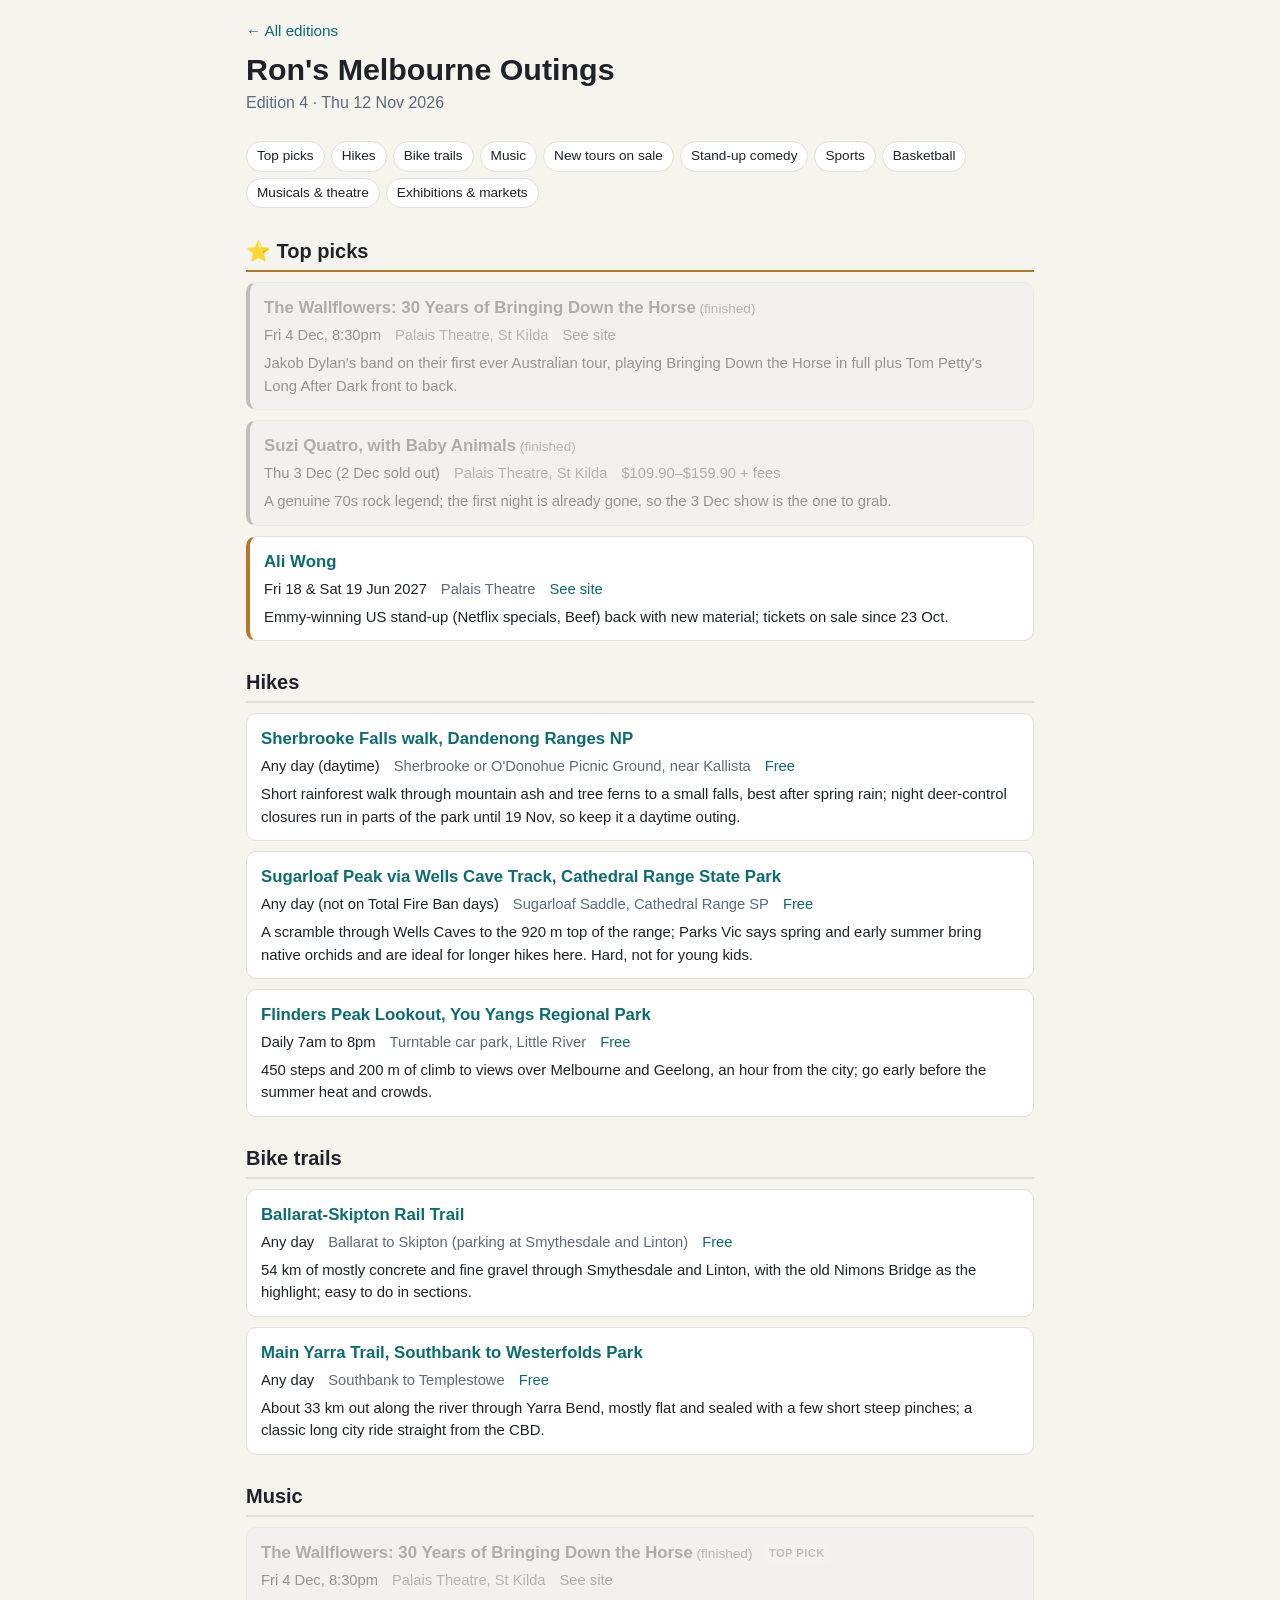
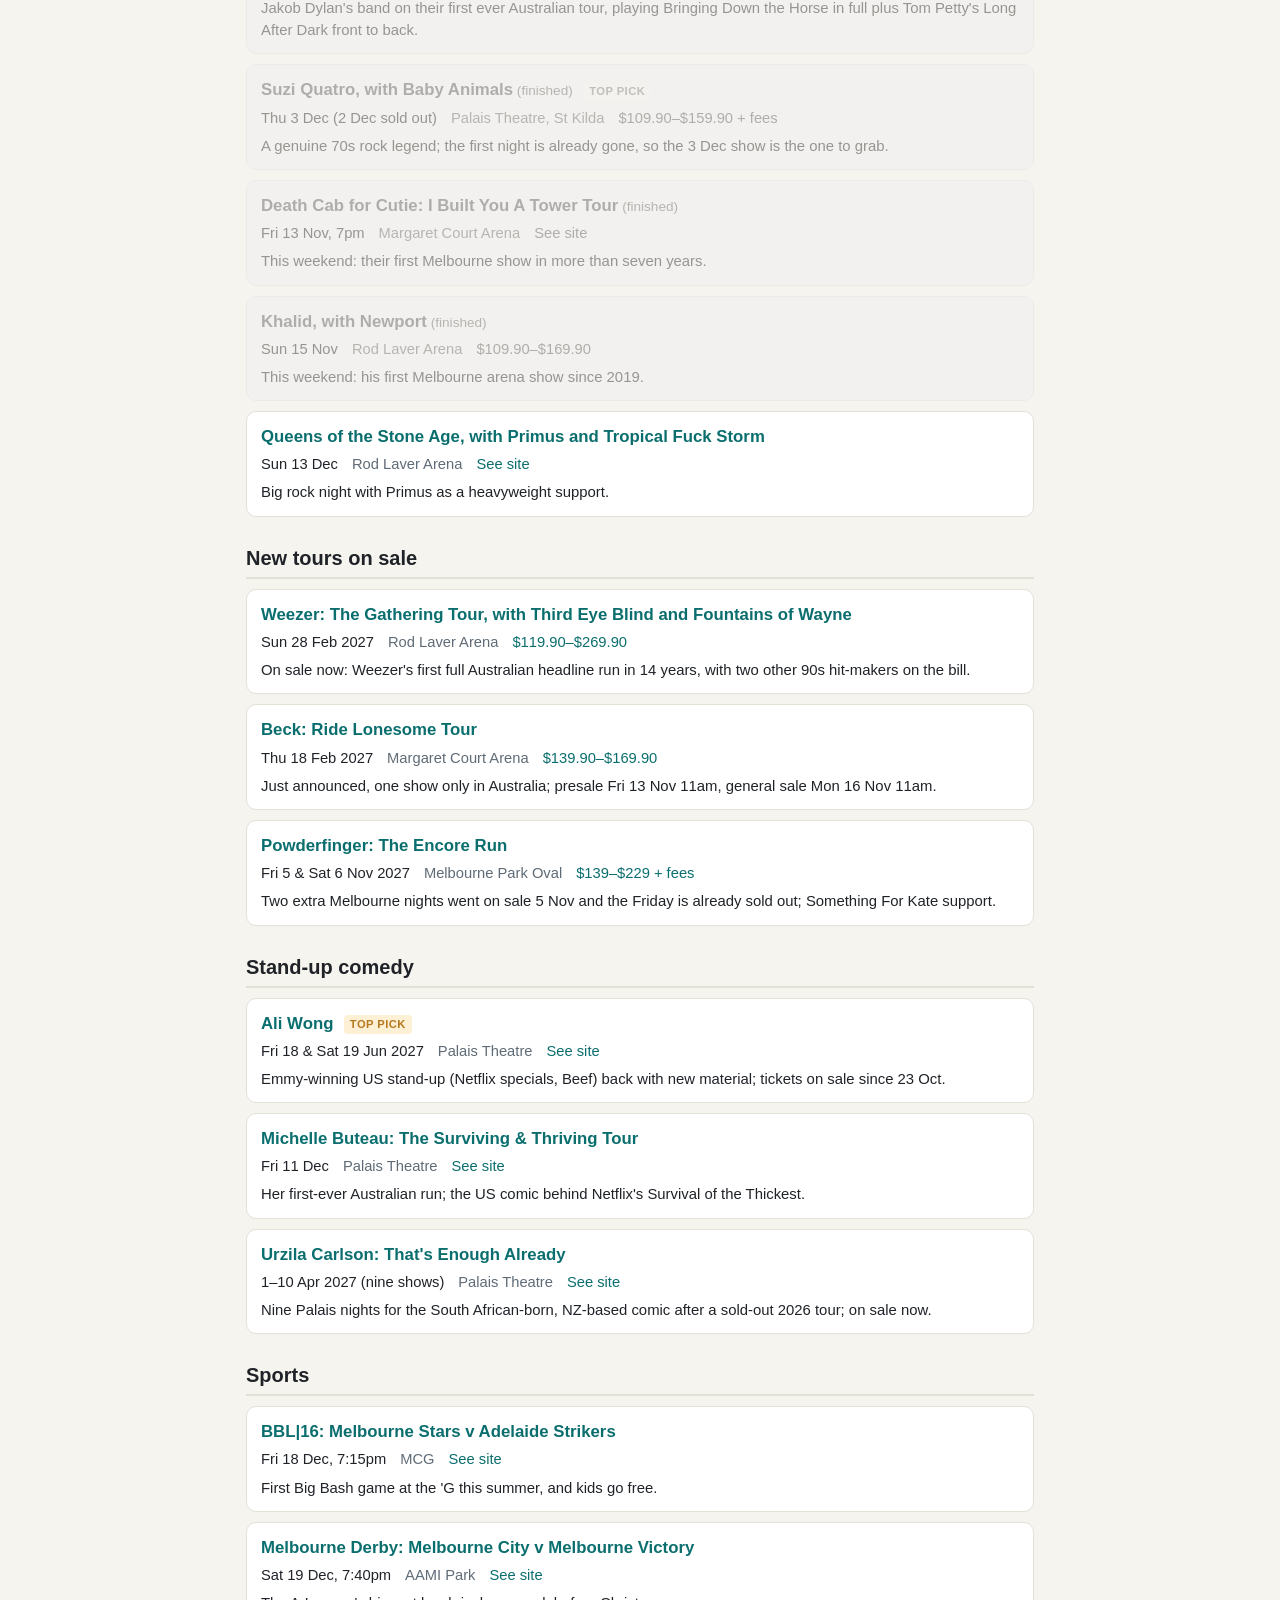
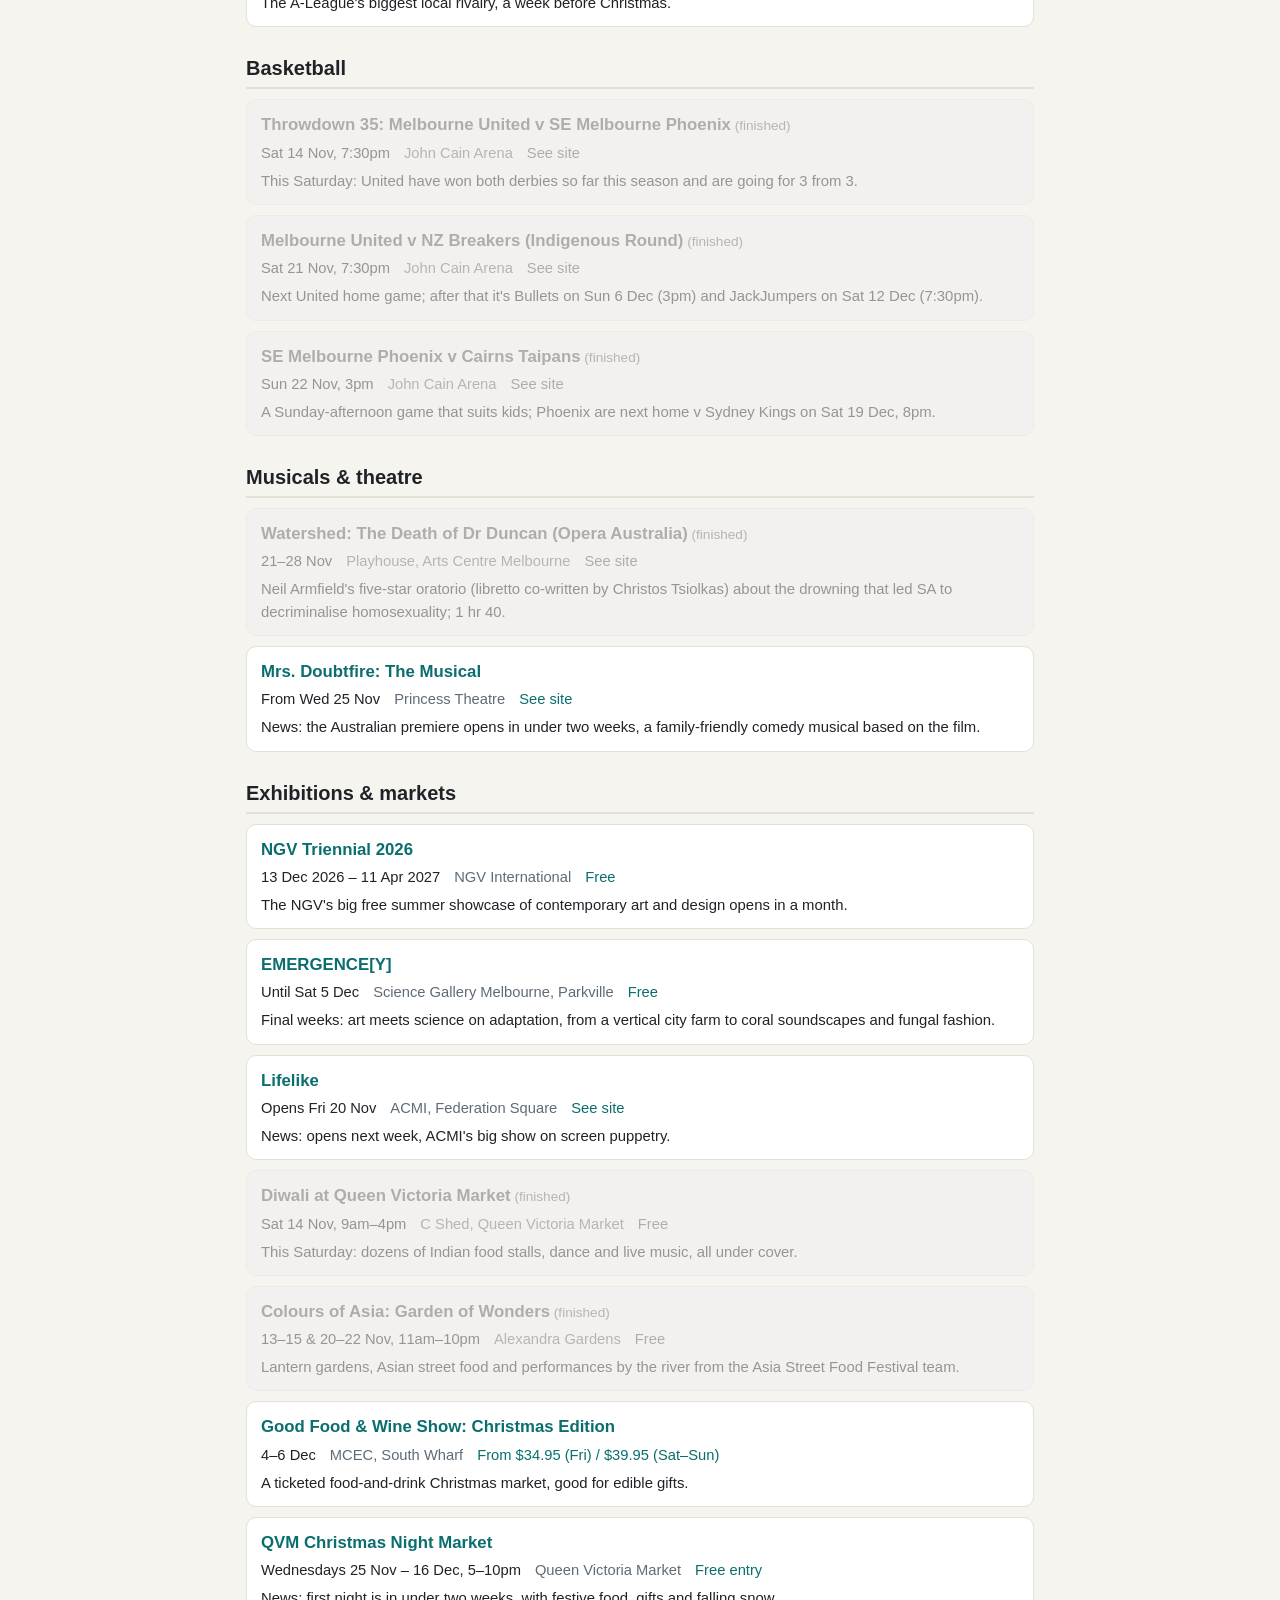
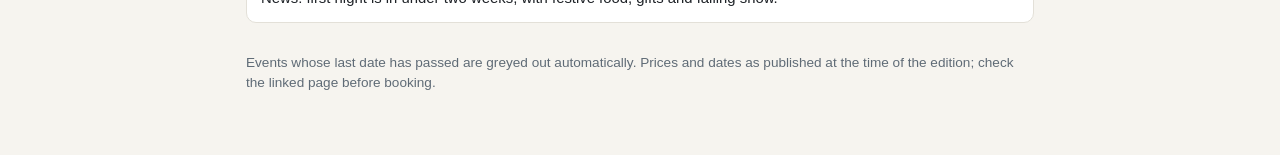
<file: editions/2026-11-12.html>
<!doctype html>
<html lang="en">
<head>
<meta charset="utf-8">
<meta name="viewport" content="width=device-width,initial-scale=1">
<title>Ron's Melbourne Outings: Thu 12 Nov 2026</title>
<link rel="stylesheet" href="../outings.css">
</head>
<body>
<div class="wrap">
<p class="back"><a href="../">← All editions</a></p>
<header><h1>Ron's Melbourne Outings</h1>
<p class="sub">Edition 4 · Thu 12 Nov 2026</p></header>
<nav class="toc"><a href="#top-picks">Top picks</a><a href="#hikes">Hikes</a><a href="#bikes">Bike trails</a><a href="#music">Music</a><a href="#tours">New tours on sale</a><a href="#comedy">Stand-up comedy</a><a href="#sports">Sports</a><a href="#basketball">Basketball</a><a href="#theatre">Musicals &amp; theatre</a><a href="#exhibitions">Exhibitions &amp; markets</a></nav>
<section id="top-picks" class="top"><h2>⭐ Top picks</h2><ul class="items"><li class="item" data-end="2026-12-04"><a class="name" href="https://www.palaistheatre.com.au/all-events/the-wallflowers-tickets-ae1651123" target="_blank" rel="noopener"><strong>The Wallflowers: 30 Years of Bringing Down the Horse</strong></a><div class="meta"><span class="when">Fri 4 Dec, 8:30pm</span><span class="venue">Palais Theatre, St Kilda</span><span class="price">See site</span></div><p class="note">Jakob Dylan&#x27;s band on their first ever Australian tour, playing Bringing Down the Horse in full plus Tom Petty&#x27;s Long After Dark front to back.</p></li><li class="item" data-end="2026-12-03"><a class="name" href="https://www.palaistheatre.com.au/all-events/suzi-quatro-tickets-ae1209718" target="_blank" rel="noopener"><strong>Suzi Quatro, with Baby Animals</strong></a><div class="meta"><span class="when">Thu 3 Dec (2 Dec sold out)</span><span class="venue">Palais Theatre, St Kilda</span><span class="price">$109.90–$159.90 + fees</span></div><p class="note">A genuine 70s rock legend; the first night is already gone, so the 3 Dec show is the one to grab.</p></li><li class="item" data-end="2027-06-19"><a class="name" href="https://au.rollingstone.com/culture/culture-news/ali-wong-announces-australia-and-new-zealand-stand-up-tour-102408/" target="_blank" rel="noopener"><strong>Ali Wong</strong></a><div class="meta"><span class="when">Fri 18 &amp; Sat 19 Jun 2027</span><span class="venue">Palais Theatre</span><span class="price">See site</span></div><p class="note">Emmy-winning US stand-up (Netflix specials, Beef) back with new material; tickets on sale since 23 Oct.</p></li></ul></section>
<section id="hikes"><h2>Hikes</h2><ul class="items"><li class="item"><a class="name" href="https://www.parks.vic.gov.au/places-to-see/parks/dandenong-ranges-national-park/things-to-do/sherbrooke-falls-walk-and-picnic-area" target="_blank" rel="noopener"><strong>Sherbrooke Falls walk, Dandenong Ranges NP</strong></a><div class="meta"><span class="when">Any day (daytime)</span><span class="venue">Sherbrooke or O&#x27;Donohue Picnic Ground, near Kallista</span><span class="price">Free</span></div><p class="note">Short rainforest walk through mountain ash and tree ferns to a small falls, best after spring rain; night deer-control closures run in parts of the park until 19 Nov, so keep it a daytime outing.</p></li><li class="item"><a class="name" href="https://www.parks.vic.gov.au/places-to-see/parks/cathedral-range-state-park" target="_blank" rel="noopener"><strong>Sugarloaf Peak via Wells Cave Track, Cathedral Range State Park</strong></a><div class="meta"><span class="when">Any day (not on Total Fire Ban days)</span><span class="venue">Sugarloaf Saddle, Cathedral Range SP</span><span class="price">Free</span></div><p class="note">A scramble through Wells Caves to the 920 m top of the range; Parks Vic says spring and early summer bring native orchids and are ideal for longer hikes here. Hard, not for young kids.</p></li><li class="item"><a class="name" href="https://www.parks.vic.gov.au/places-to-see/parks/you-yangs-regional-park" target="_blank" rel="noopener"><strong>Flinders Peak Lookout, You Yangs Regional Park</strong></a><div class="meta"><span class="when">Daily 7am to 8pm</span><span class="venue">Turntable car park, Little River</span><span class="price">Free</span></div><p class="note">450 steps and 200 m of climb to views over Melbourne and Geelong, an hour from the city; go early before the summer heat and crowds.</p></li></ul></section>
<section id="bikes"><h2>Bike trails</h2><ul class="items"><li class="item"><a class="name" href="https://www.railtrails.org.au/trails/ballarat-skipton-rail-trail/" target="_blank" rel="noopener"><strong>Ballarat-Skipton Rail Trail</strong></a><div class="meta"><span class="when">Any day</span><span class="venue">Ballarat to Skipton (parking at Smythesdale and Linton)</span><span class="price">Free</span></div><p class="note">54 km of mostly concrete and fine gravel through Smythesdale and Linton, with the old Nimons Bridge as the highlight; easy to do in sections.</p></li><li class="item"><a class="name" href="https://www.melbourneplaygrounds.com.au/main-yarra-trail-melbourne" target="_blank" rel="noopener"><strong>Main Yarra Trail, Southbank to Westerfolds Park</strong></a><div class="meta"><span class="when">Any day</span><span class="venue">Southbank to Templestowe</span><span class="price">Free</span></div><p class="note">About 33 km out along the river through Yarra Bend, mostly flat and sealed with a few short steep pinches; a classic long city ride straight from the CBD.</p></li></ul></section>
<section id="music"><h2>Music</h2><ul class="items"><li class="item" data-end="2026-12-04"><a class="name" href="https://www.palaistheatre.com.au/all-events/the-wallflowers-tickets-ae1651123" target="_blank" rel="noopener"><strong>The Wallflowers: 30 Years of Bringing Down the Horse</strong></a> <span class="tag">Top pick</span><div class="meta"><span class="when">Fri 4 Dec, 8:30pm</span><span class="venue">Palais Theatre, St Kilda</span><span class="price">See site</span></div><p class="note">Jakob Dylan&#x27;s band on their first ever Australian tour, playing Bringing Down the Horse in full plus Tom Petty&#x27;s Long After Dark front to back.</p></li><li class="item" data-end="2026-12-03"><a class="name" href="https://www.palaistheatre.com.au/all-events/suzi-quatro-tickets-ae1209718" target="_blank" rel="noopener"><strong>Suzi Quatro, with Baby Animals</strong></a> <span class="tag">Top pick</span><div class="meta"><span class="when">Thu 3 Dec (2 Dec sold out)</span><span class="venue">Palais Theatre, St Kilda</span><span class="price">$109.90–$159.90 + fees</span></div><p class="note">A genuine 70s rock legend; the first night is already gone, so the 3 Dec show is the one to grab.</p></li><li class="item" data-end="2026-11-13"><a class="name" href="https://margaretcourtarena.com.au/event/death-cab-for-cutie-i-built-you-a-tower-tour-melbourne-2026/" target="_blank" rel="noopener"><strong>Death Cab for Cutie: I Built You A Tower Tour</strong></a><div class="meta"><span class="when">Fri 13 Nov, 7pm</span><span class="venue">Margaret Court Arena</span><span class="price">See site</span></div><p class="note">This weekend: their first Melbourne show in more than seven years.</p></li><li class="item" data-end="2026-11-15"><a class="name" href="https://www.frontiertouring.com/khalid" target="_blank" rel="noopener"><strong>Khalid, with Newport</strong></a><div class="meta"><span class="when">Sun 15 Nov</span><span class="venue">Rod Laver Arena</span><span class="price">$109.90–$169.90</span></div><p class="note">This weekend: his first Melbourne arena show since 2019.</p></li><li class="item" data-end="2026-12-13"><a class="name" href="https://rodlaverarena.com.au/event/queens-of-the-stone-age-melbourne-2026/" target="_blank" rel="noopener"><strong>Queens of the Stone Age, with Primus and Tropical Fuck Storm</strong></a><div class="meta"><span class="when">Sun 13 Dec</span><span class="venue">Rod Laver Arena</span><span class="price">See site</span></div><p class="note">Big rock night with Primus as a heavyweight support.</p></li></ul></section>
<section id="tours"><h2>New tours on sale</h2><ul class="items"><li class="item" data-end="2027-02-28"><a class="name" href="https://www.destroyalllines.com/tours/weezer-2027" target="_blank" rel="noopener"><strong>Weezer: The Gathering Tour, with Third Eye Blind and Fountains of Wayne</strong></a><div class="meta"><span class="when">Sun 28 Feb 2027</span><span class="venue">Rod Laver Arena</span><span class="price">$119.90–$269.90</span></div><p class="note">On sale now: Weezer&#x27;s first full Australian headline run in 14 years, with two other 90s hit-makers on the bill.</p></li><li class="item" data-end="2027-02-18"><a class="name" href="https://www.frontiertouring.com/beck" target="_blank" rel="noopener"><strong>Beck: Ride Lonesome Tour</strong></a><div class="meta"><span class="when">Thu 18 Feb 2027</span><span class="venue">Margaret Court Arena</span><span class="price">$139.90–$169.90</span></div><p class="note">Just announced, one show only in Australia; presale Fri 13 Nov 11am, general sale Mon 16 Nov 11am.</p></li><li class="item" data-end="2027-11-06"><a class="name" href="https://facetofacetouring.com.au/current-tours/powderfinger-the-encore-run" target="_blank" rel="noopener"><strong>Powderfinger: The Encore Run</strong></a><div class="meta"><span class="when">Fri 5 &amp; Sat 6 Nov 2027</span><span class="venue">Melbourne Park Oval</span><span class="price">$139–$229 + fees</span></div><p class="note">Two extra Melbourne nights went on sale 5 Nov and the Friday is already sold out; Something For Kate support.</p></li></ul></section>
<section id="comedy"><h2>Stand-up comedy</h2><ul class="items"><li class="item" data-end="2027-06-19"><a class="name" href="https://au.rollingstone.com/culture/culture-news/ali-wong-announces-australia-and-new-zealand-stand-up-tour-102408/" target="_blank" rel="noopener"><strong>Ali Wong</strong></a> <span class="tag">Top pick</span><div class="meta"><span class="when">Fri 18 &amp; Sat 19 Jun 2027</span><span class="venue">Palais Theatre</span><span class="price">See site</span></div><p class="note">Emmy-winning US stand-up (Netflix specials, Beef) back with new material; tickets on sale since 23 Oct.</p></li><li class="item" data-end="2026-12-11"><a class="name" href="https://ma.to/event/michelle-buteau-palais-theatre-11-dec-2026" target="_blank" rel="noopener"><strong>Michelle Buteau: The Surviving &amp; Thriving Tour</strong></a><div class="meta"><span class="when">Fri 11 Dec</span><span class="venue">Palais Theatre</span><span class="price">See site</span></div><p class="note">Her first-ever Australian run; the US comic behind Netflix&#x27;s Survival of the Thickest.</p></li><li class="item" data-end="2027-04-10"><a class="name" href="https://au.variety.com/2026/more/news/urzila-carlson-announces-massive-2027-australian-tour-with-new-comedy-show-41914/" target="_blank" rel="noopener"><strong>Urzila Carlson: That&#x27;s Enough Already</strong></a><div class="meta"><span class="when">1–10 Apr 2027 (nine shows)</span><span class="venue">Palais Theatre</span><span class="price">See site</span></div><p class="note">Nine Palais nights for the South African-born, NZ-based comic after a sold-out 2026 tour; on sale now.</p></li></ul></section>
<section id="sports"><h2>Sports</h2><ul class="items"><li class="item" data-end="2026-12-18"><a class="name" href="https://www.mcg.org.au/events/2026/december/bbl16-melbourne-stars-v-adelaide-strikers" target="_blank" rel="noopener"><strong>BBL|16: Melbourne Stars v Adelaide Strikers</strong></a><div class="meta"><span class="when">Fri 18 Dec, 7:15pm</span><span class="venue">MCG</span><span class="price">See site</span></div><p class="note">First Big Bash game at the &#x27;G this summer, and kids go free.</p></li><li class="item" data-end="2026-12-19"><a class="name" href="https://aamipark.com.au/event/melbourne-city-fc-vs-melbourne-victory-round-9-2026-27/" target="_blank" rel="noopener"><strong>Melbourne Derby: Melbourne City v Melbourne Victory</strong></a><div class="meta"><span class="when">Sat 19 Dec, 7:40pm</span><span class="venue">AAMI Park</span><span class="price">See site</span></div><p class="note">The A-League&#x27;s biggest local rivalry, a week before Christmas.</p></li></ul></section>
<section id="basketball"><h2>Basketball</h2><ul class="items"><li class="item" data-end="2026-11-14"><a class="name" href="https://www.nbl.com.au/club-schedule/mel" target="_blank" rel="noopener"><strong>Throwdown 35: Melbourne United v SE Melbourne Phoenix</strong></a><div class="meta"><span class="when">Sat 14 Nov, 7:30pm</span><span class="venue">John Cain Arena</span><span class="price">See site</span></div><p class="note">This Saturday: United have won both derbies so far this season and are going for 3 from 3.</p></li><li class="item" data-end="2026-11-21"><a class="name" href="https://www.nbl.com.au/club-schedule/mel" target="_blank" rel="noopener"><strong>Melbourne United v NZ Breakers (Indigenous Round)</strong></a><div class="meta"><span class="when">Sat 21 Nov, 7:30pm</span><span class="venue">John Cain Arena</span><span class="price">See site</span></div><p class="note">Next United home game; after that it&#x27;s Bullets on Sun 6 Dec (3pm) and JackJumpers on Sat 12 Dec (7:30pm).</p></li><li class="item" data-end="2026-11-22"><a class="name" href="https://johncainarena.com.au/event/south-east-melbourne-phoenix-vs-cairns-taipans-round-10-2026-27/" target="_blank" rel="noopener"><strong>SE Melbourne Phoenix v Cairns Taipans</strong></a><div class="meta"><span class="when">Sun 22 Nov, 3pm</span><span class="venue">John Cain Arena</span><span class="price">See site</span></div><p class="note">A Sunday-afternoon game that suits kids; Phoenix are next home v Sydney Kings on Sat 19 Dec, 8pm.</p></li></ul></section>
<section id="theatre"><h2>Musicals &amp; theatre</h2><ul class="items"><li class="item" data-end="2026-11-28"><a class="name" href="https://opera.org.au/productions/watershed-melbourne/" target="_blank" rel="noopener"><strong>Watershed: The Death of Dr Duncan (Opera Australia)</strong></a><div class="meta"><span class="when">21–28 Nov</span><span class="venue">Playhouse, Arts Centre Melbourne</span><span class="price">See site</span></div><p class="note">Neil Armfield&#x27;s five-star oratorio (libretto co-written by Christos Tsiolkas) about the drowning that led SA to decriminalise homosexuality; 1 hr 40.</p></li><li class="item" data-end="2027-02-14"><a class="name" href="https://mrsdoubtfiremusical.com.au/" target="_blank" rel="noopener"><strong>Mrs. Doubtfire: The Musical</strong></a><div class="meta"><span class="when">From Wed 25 Nov</span><span class="venue">Princess Theatre</span><span class="price">See site</span></div><p class="note">News: the Australian premiere opens in under two weeks, a family-friendly comedy musical based on the film.</p></li></ul></section>
<section id="exhibitions"><h2>Exhibitions &amp; markets</h2><ul class="items"><li class="item" data-end="2027-04-11"><a class="name" href="https://www.ngv.vic.gov.au/exhibition/triennial-2026/" target="_blank" rel="noopener"><strong>NGV Triennial 2026</strong></a><div class="meta"><span class="when">13 Dec 2026 – 11 Apr 2027</span><span class="venue">NGV International</span><span class="price">Free</span></div><p class="note">The NGV&#x27;s big free summer showcase of contemporary art and design opens in a month.</p></li><li class="item" data-end="2026-12-05"><a class="name" href="https://melbourne.sciencegallery.com/emergence-y" target="_blank" rel="noopener"><strong>EMERGENCE[Y]</strong></a><div class="meta"><span class="when">Until Sat 5 Dec</span><span class="venue">Science Gallery Melbourne, Parkville</span><span class="price">Free</span></div><p class="note">Final weeks: art meets science on adaptation, from a vertical city farm to coral soundscapes and fungal fashion.</p></li><li class="item" data-end="2027-04-18"><a class="name" href="https://www.acmi.net.au/whats-on/lifelike/" target="_blank" rel="noopener"><strong>Lifelike</strong></a><div class="meta"><span class="when">Opens Fri 20 Nov</span><span class="venue">ACMI, Federation Square</span><span class="price">See site</span></div><p class="note">News: opens next week, ACMI&#x27;s big show on screen puppetry.</p></li><li class="item" data-end="2026-11-14"><a class="name" href="https://qvm.com.au/whats-on/diwali-at-queen-victoria-market/" target="_blank" rel="noopener"><strong>Diwali at Queen Victoria Market</strong></a><div class="meta"><span class="when">Sat 14 Nov, 9am–4pm</span><span class="venue">C Shed, Queen Victoria Market</span><span class="price">Free</span></div><p class="note">This Saturday: dozens of Indian food stalls, dance and live music, all under cover.</p></li><li class="item" data-end="2026-11-22"><a class="name" href="https://whatson.melbourne.vic.gov.au/things-to-do/colours-of-asia-garden-of-wonders" target="_blank" rel="noopener"><strong>Colours of Asia: Garden of Wonders</strong></a><div class="meta"><span class="when">13–15 &amp; 20–22 Nov, 11am–10pm</span><span class="venue">Alexandra Gardens</span><span class="price">Free</span></div><p class="note">Lantern gardens, Asian street food and performances by the river from the Asia Street Food Festival team.</p></li><li class="item" data-end="2026-12-06"><a class="name" href="https://www.mcec.com.au/whats-on/2026/10/good-food-and-wine-christmas-market-edition-2026" target="_blank" rel="noopener"><strong>Good Food &amp; Wine Show: Christmas Edition</strong></a><div class="meta"><span class="when">4–6 Dec</span><span class="venue">MCEC, South Wharf</span><span class="price">From $34.95 (Fri) / $39.95 (Sat–Sun)</span></div><p class="note">A ticketed food-and-drink Christmas market, good for edible gifts.</p></li><li class="item" data-end="2026-12-16"><a class="name" href="https://qvm.com.au/whats-on/christmas-night-market/" target="_blank" rel="noopener"><strong>QVM Christmas Night Market</strong></a><div class="meta"><span class="when">Wednesdays 25 Nov – 16 Dec, 5–10pm</span><span class="venue">Queen Victoria Market</span><span class="price">Free entry</span></div><p class="note">News: first night is in under two weeks, with festive food, gifts and falling snow.</p></li></ul></section>
<footer><p>Events whose last date has passed are greyed out automatically. Prices and dates as published at the time of the edition; check the linked page before booking.</p></footer>
</div>
<script>
(function () {
  var today = new Intl.DateTimeFormat("en-CA", { timeZone: "Australia/Melbourne" }).format(new Date());
  document.querySelectorAll(".item[data-end]").forEach(function (el) {
    if (el.dataset.end < today) { el.classList.add("past"); el.title = "This event has finished"; }
  });
})();
</script>
</body>
</html>
</file>
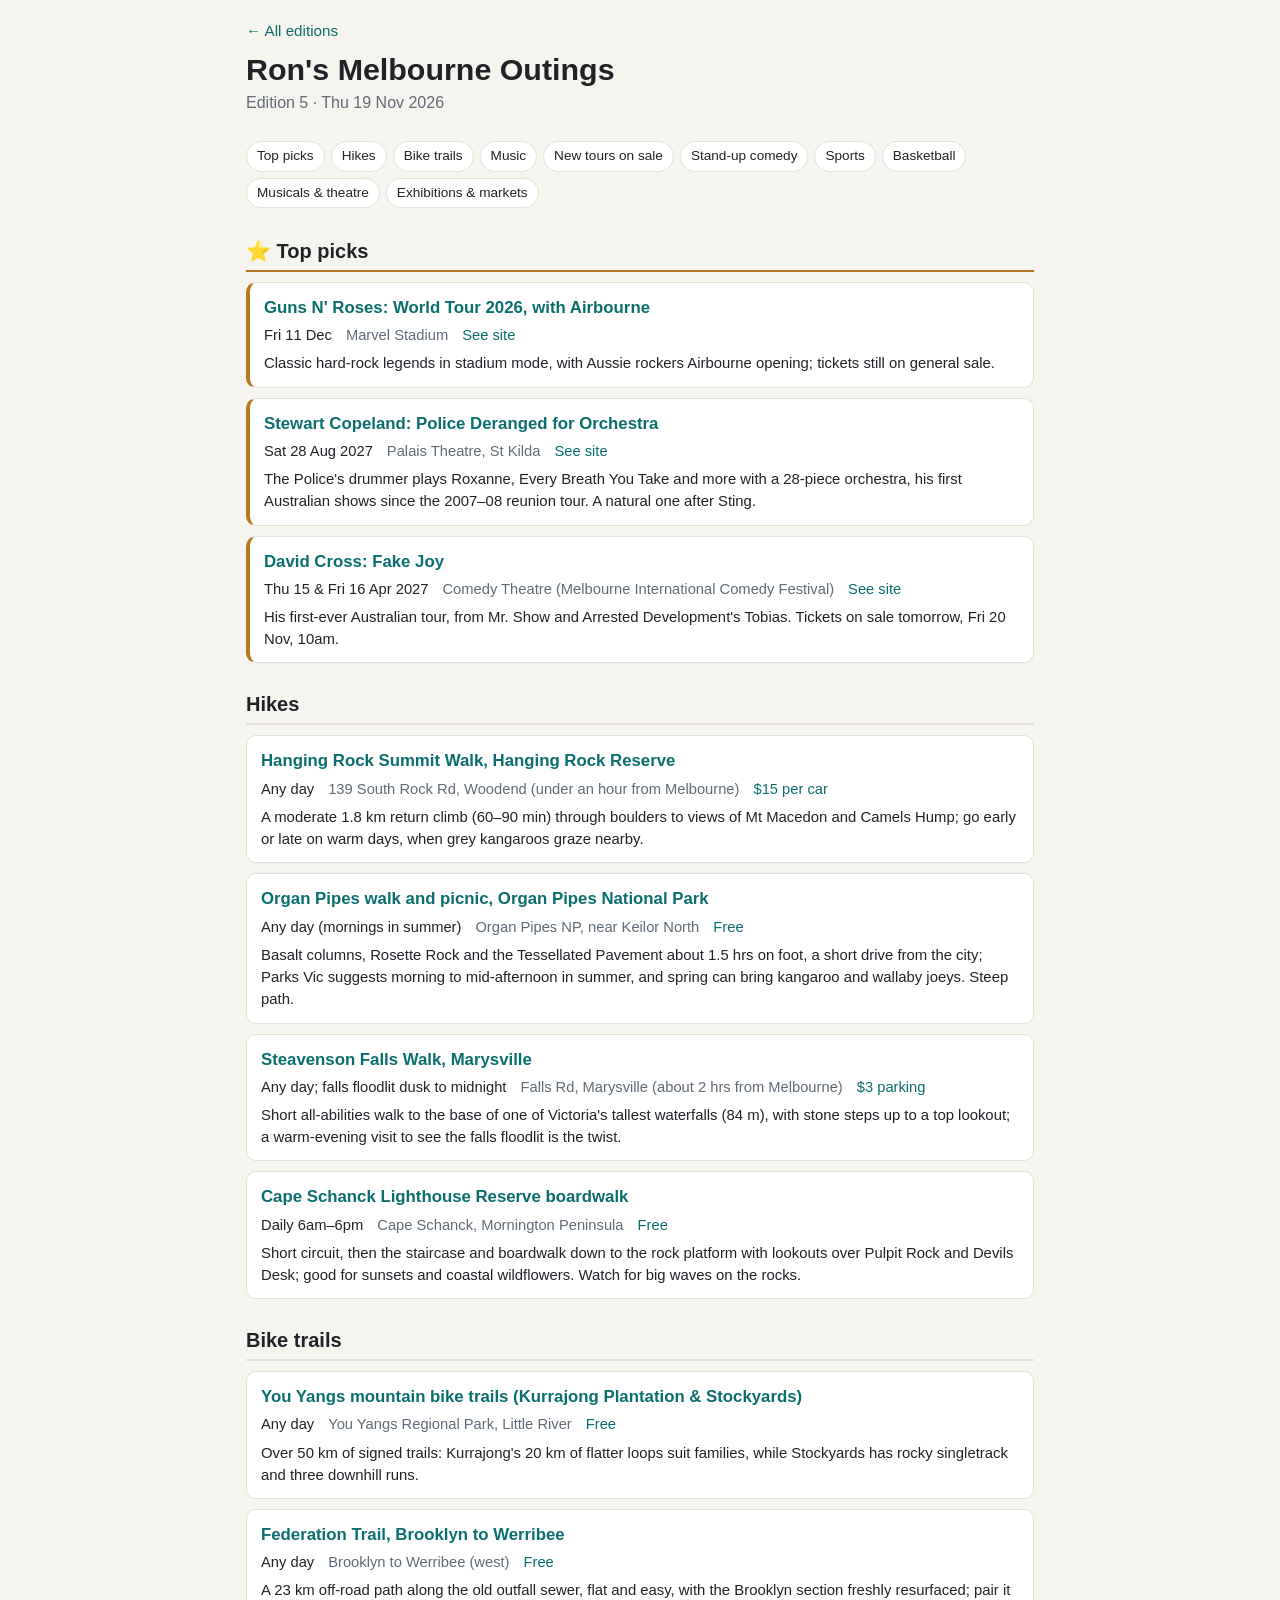
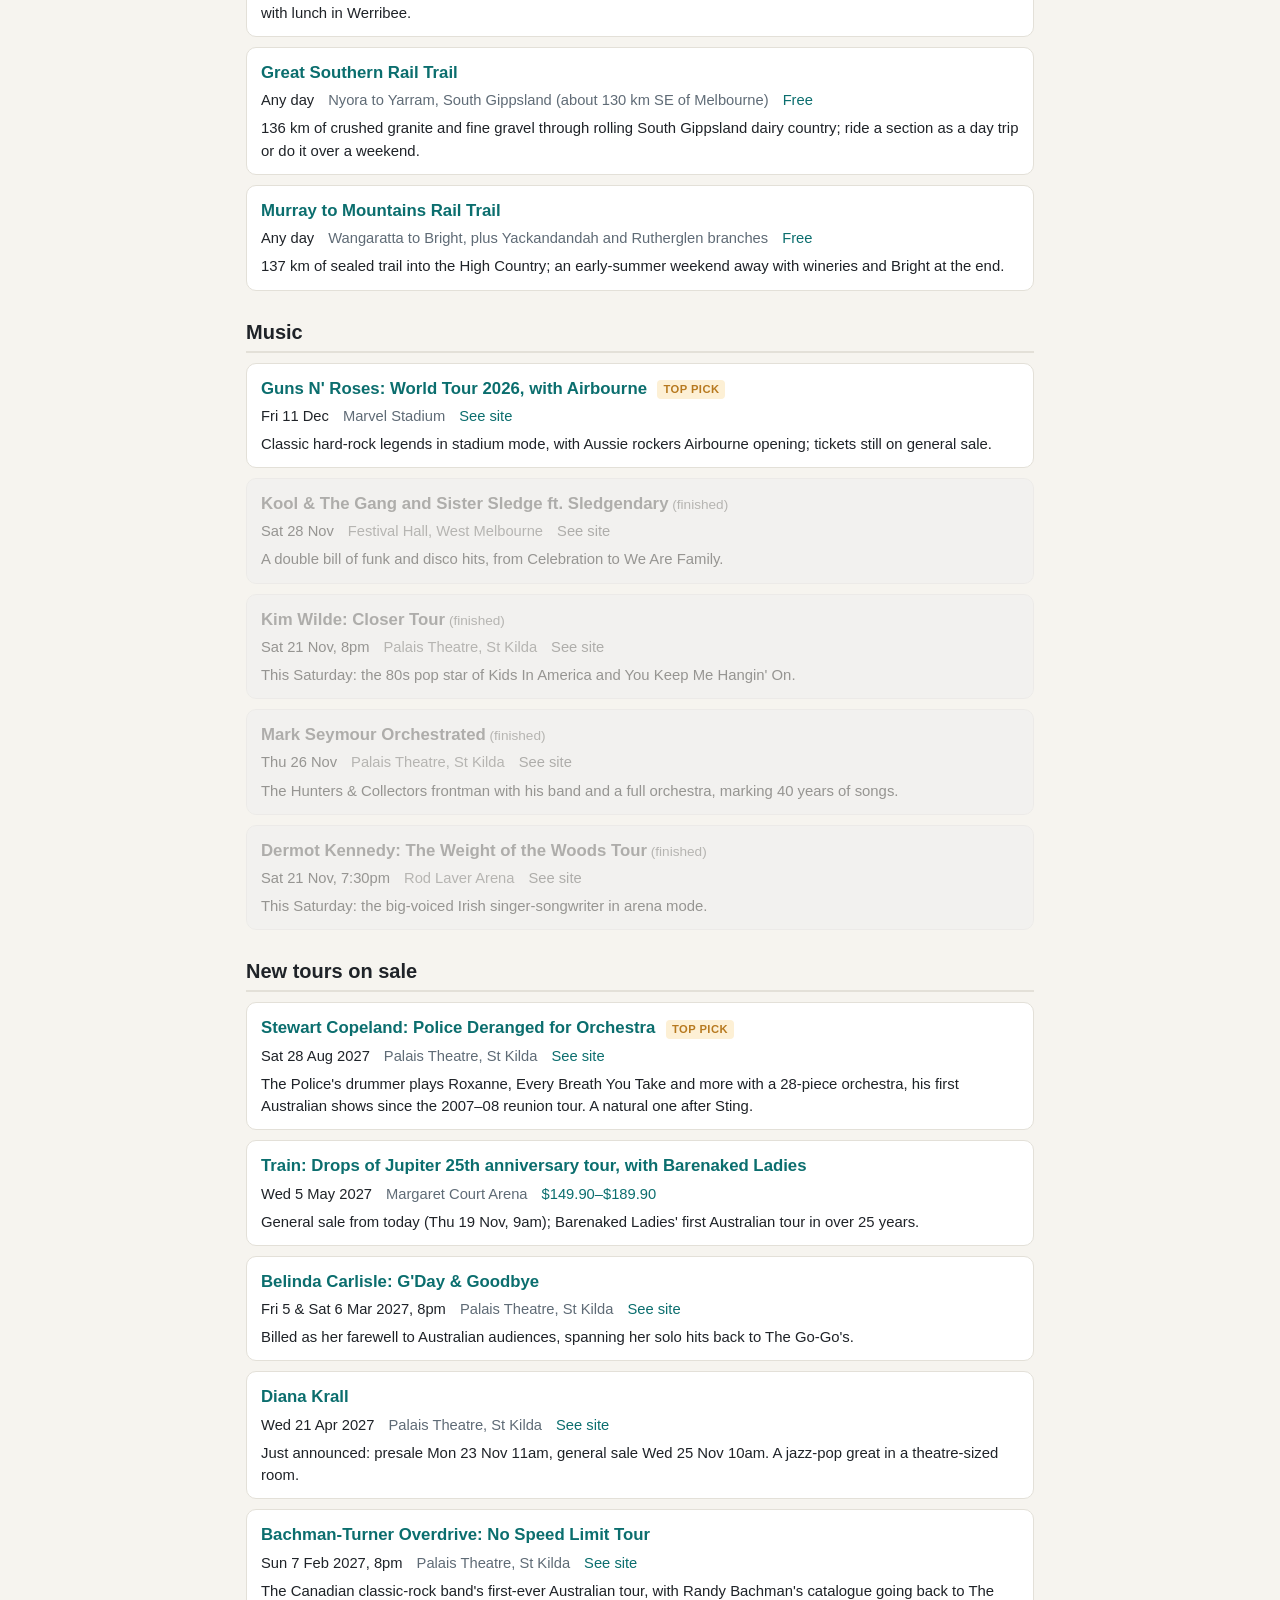
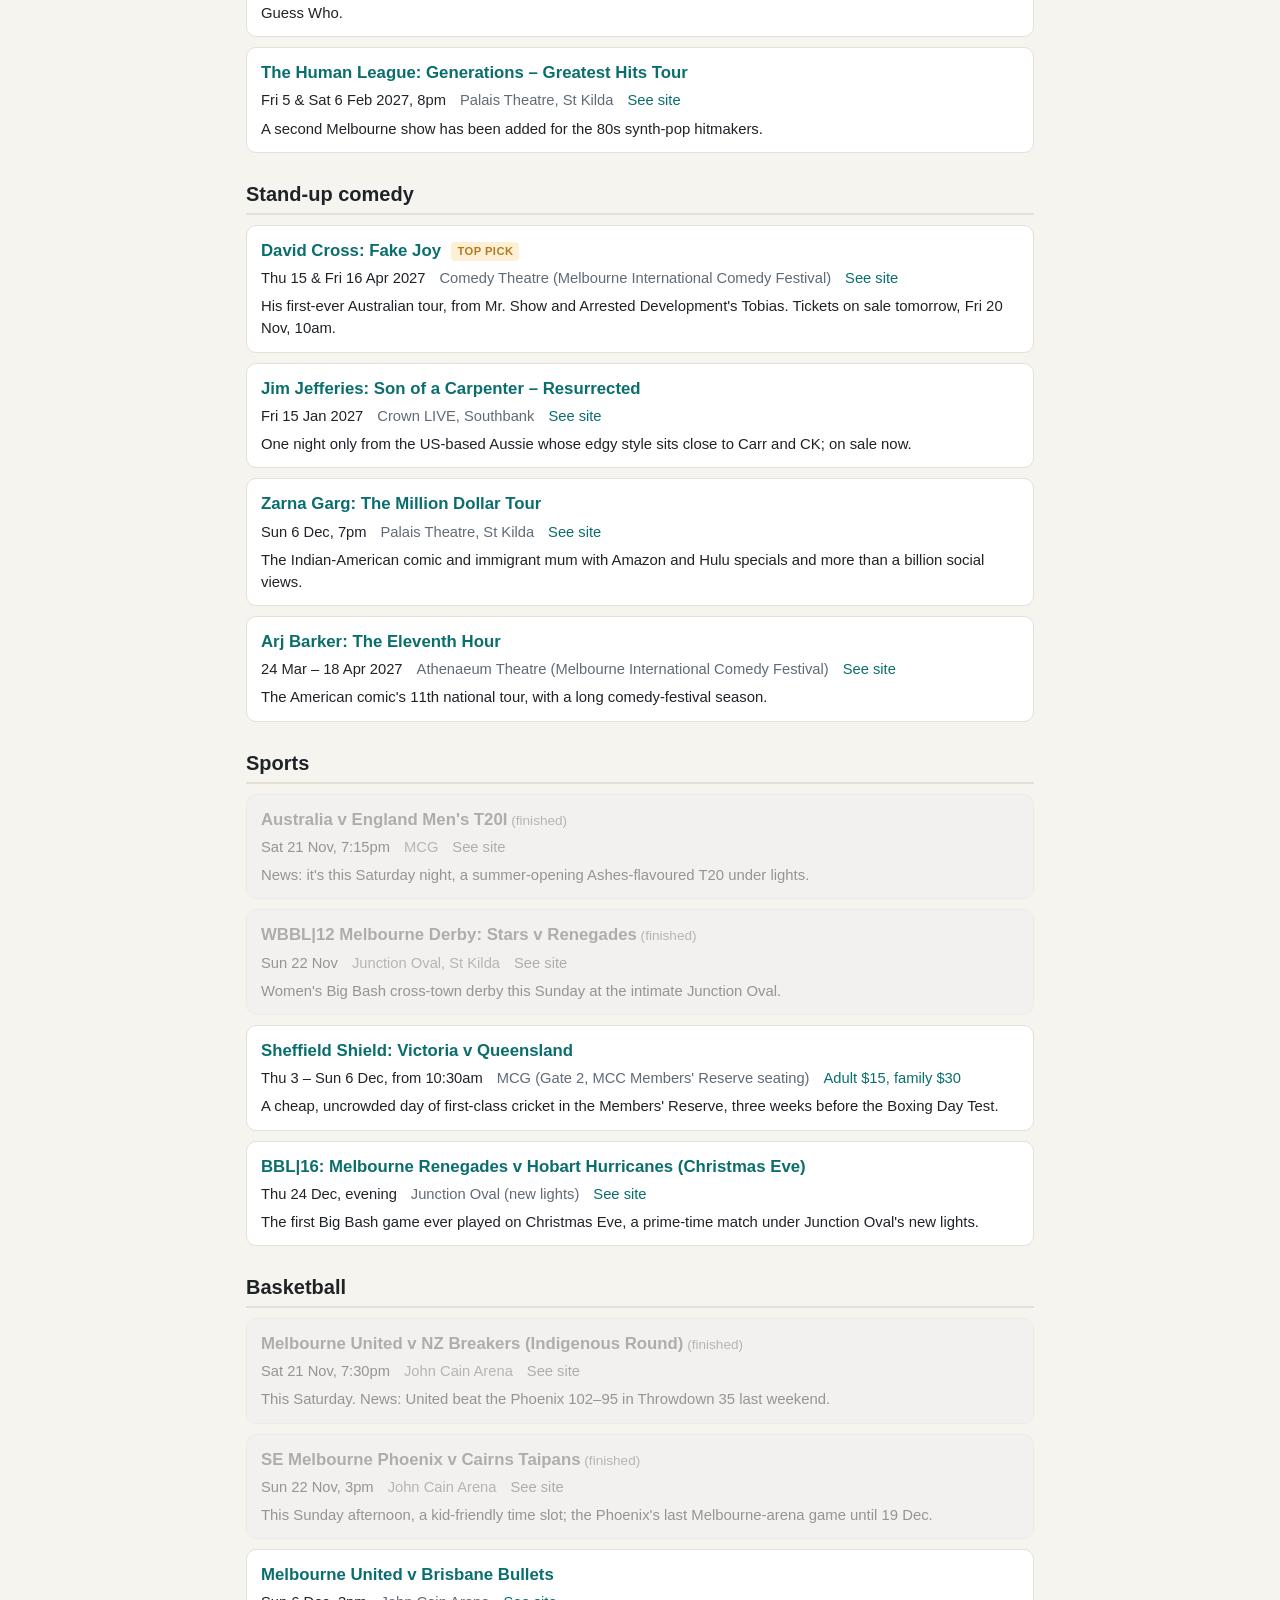
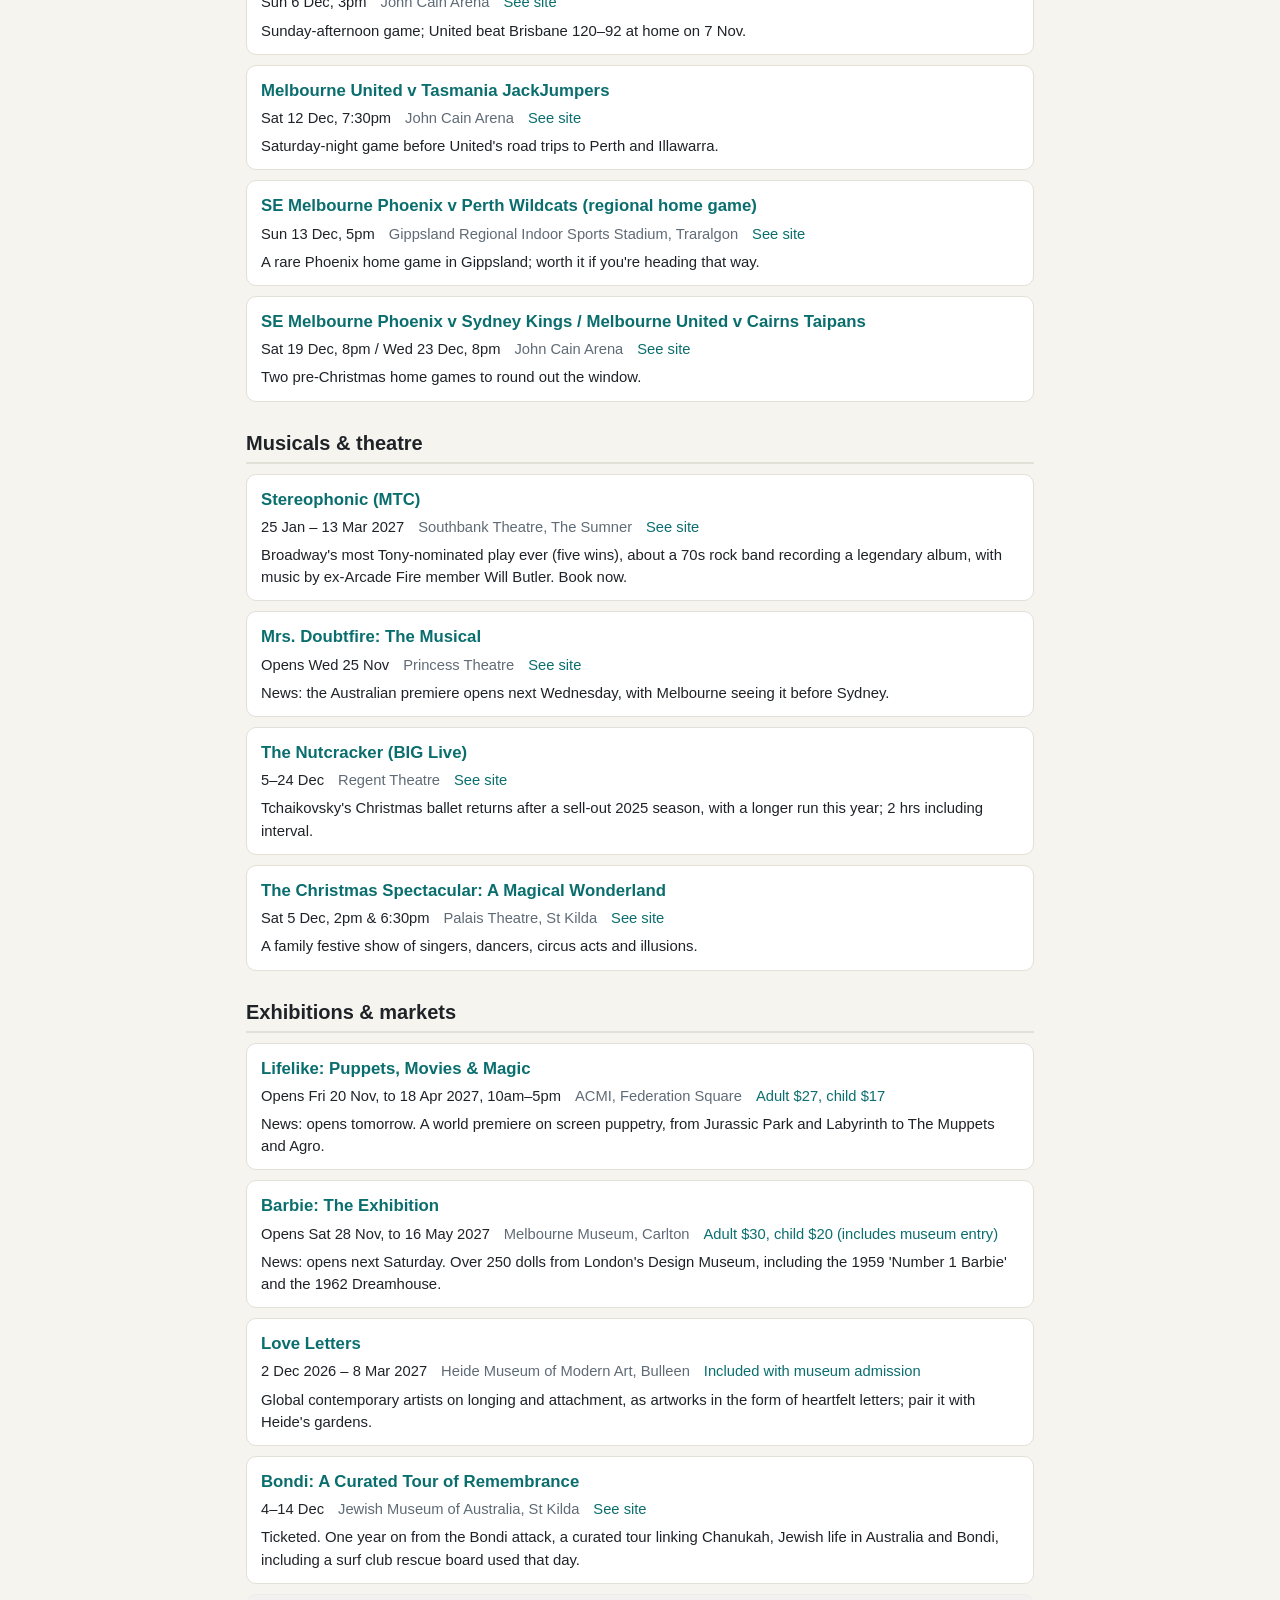
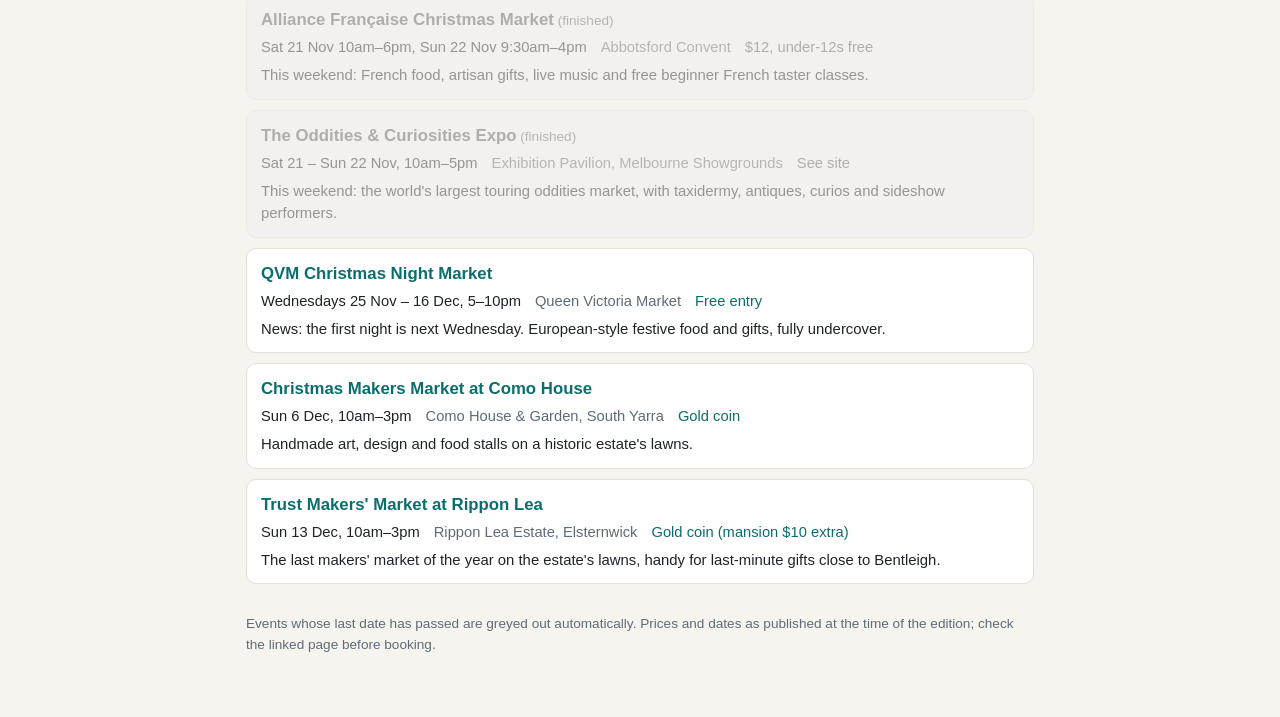
<file: editions/2026-11-19.html>
<!doctype html>
<html lang="en">
<head>
<meta charset="utf-8">
<meta name="viewport" content="width=device-width,initial-scale=1">
<title>Ron's Melbourne Outings: Thu 19 Nov 2026</title>
<link rel="stylesheet" href="../outings.css">
</head>
<body>
<div class="wrap">
<p class="back"><a href="../">← All editions</a></p>
<header><h1>Ron's Melbourne Outings</h1>
<p class="sub">Edition 5 · Thu 19 Nov 2026</p></header>
<nav class="toc"><a href="#top-picks">Top picks</a><a href="#hikes">Hikes</a><a href="#bikes">Bike trails</a><a href="#music">Music</a><a href="#tours">New tours on sale</a><a href="#comedy">Stand-up comedy</a><a href="#sports">Sports</a><a href="#basketball">Basketball</a><a href="#theatre">Musicals &amp; theatre</a><a href="#exhibitions">Exhibitions &amp; markets</a></nav>
<section id="top-picks" class="top"><h2>⭐ Top picks</h2><ul class="items"><li class="item" data-end="2026-12-11"><a class="name" href="https://www.livenation.com.au/event/guns-n-roses-world-tour-2026-melbourne-tickets-edp1657743" target="_blank" rel="noopener"><strong>Guns N&#x27; Roses: World Tour 2026, with Airbourne</strong></a><div class="meta"><span class="when">Fri 11 Dec</span><span class="venue">Marvel Stadium</span><span class="price">See site</span></div><p class="note">Classic hard-rock legends in stadium mode, with Aussie rockers Airbourne opening; tickets still on general sale.</p></li><li class="item" data-end="2027-08-28"><a class="name" href="https://www.palaistheatre.com.au/all-events/stewart-copeland-tickets-ae1378948" target="_blank" rel="noopener"><strong>Stewart Copeland: Police Deranged for Orchestra</strong></a><div class="meta"><span class="when">Sat 28 Aug 2027</span><span class="venue">Palais Theatre, St Kilda</span><span class="price">See site</span></div><p class="note">The Police&#x27;s drummer plays Roxanne, Every Breath You Take and more with a 28-piece orchestra, his first Australian shows since the 2007–08 reunion tour. A natural one after Sting.</p></li><li class="item" data-end="2027-04-16"><a class="name" href="https://au.variety.com/2026/tv/news/david-cross-australia-new-zealand-tour-2027-42651/" target="_blank" rel="noopener"><strong>David Cross: Fake Joy</strong></a><div class="meta"><span class="when">Thu 15 &amp; Fri 16 Apr 2027</span><span class="venue">Comedy Theatre (Melbourne International Comedy Festival)</span><span class="price">See site</span></div><p class="note">His first-ever Australian tour, from Mr. Show and Arrested Development&#x27;s Tobias. Tickets on sale tomorrow, Fri 20 Nov, 10am.</p></li></ul></section>
<section id="hikes"><h2>Hikes</h2><ul class="items"><li class="item"><a class="name" href="https://www.visitmacedonranges.com/blog/guide-hanging-rock-summit-walking-trail/" target="_blank" rel="noopener"><strong>Hanging Rock Summit Walk, Hanging Rock Reserve</strong></a><div class="meta"><span class="when">Any day</span><span class="venue">139 South Rock Rd, Woodend (under an hour from Melbourne)</span><span class="price">$15 per car</span></div><p class="note">A moderate 1.8 km return climb (60–90 min) through boulders to views of Mt Macedon and Camels Hump; go early or late on warm days, when grey kangaroos graze nearby.</p></li><li class="item"><a class="name" href="https://www.parks.vic.gov.au/places-to-see/parks/organ-pipes-national-park/things-to-do/walk-and-picnic" target="_blank" rel="noopener"><strong>Organ Pipes walk and picnic, Organ Pipes National Park</strong></a><div class="meta"><span class="when">Any day (mornings in summer)</span><span class="venue">Organ Pipes NP, near Keilor North</span><span class="price">Free</span></div><p class="note">Basalt columns, Rosette Rock and the Tessellated Pavement about 1.5 hrs on foot, a short drive from the city; Parks Vic suggests morning to mid-afternoon in summer, and spring can bring kangaroo and wallaby joeys. Steep path.</p></li><li class="item"><a class="name" href="https://www.exploreoutdoors.vic.gov.au/activities/walking-in-victoria/steavenson-falls-walk" target="_blank" rel="noopener"><strong>Steavenson Falls Walk, Marysville</strong></a><div class="meta"><span class="when">Any day; falls floodlit dusk to midnight</span><span class="venue">Falls Rd, Marysville (about 2 hrs from Melbourne)</span><span class="price">$3 parking</span></div><p class="note">Short all-abilities walk to the base of one of Victoria&#x27;s tallest waterfalls (84 m), with stone steps up to a top lookout; a warm-evening visit to see the falls floodlit is the twist.</p></li><li class="item"><a class="name" href="https://www.parks.vic.gov.au/places-to-see/parks/cape-schanck-lighthouse-reserve" target="_blank" rel="noopener"><strong>Cape Schanck Lighthouse Reserve boardwalk</strong></a><div class="meta"><span class="when">Daily 6am–6pm</span><span class="venue">Cape Schanck, Mornington Peninsula</span><span class="price">Free</span></div><p class="note">Short circuit, then the staircase and boardwalk down to the rock platform with lookouts over Pulpit Rock and Devils Desk; good for sunsets and coastal wildflowers. Watch for big waves on the rocks.</p></li></ul></section>
<section id="bikes"><h2>Bike trails</h2><ul class="items"><li class="item"><a class="name" href="https://www.parks.vic.gov.au/places-to-see/parks/you-yangs-regional-park/things-to-do/mountain-bike-riding-in-you-yangs-regional-park" target="_blank" rel="noopener"><strong>You Yangs mountain bike trails (Kurrajong Plantation &amp; Stockyards)</strong></a><div class="meta"><span class="when">Any day</span><span class="venue">You Yangs Regional Park, Little River</span><span class="price">Free</span></div><p class="note">Over 50 km of signed trails: Kurrajong&#x27;s 20 km of flatter loops suit families, while Stockyards has rocky singletrack and three downhill runs.</p></li><li class="item"><a class="name" href="https://bicyclenetwork.com.au/newsroom/2024/12/03/federation-trail-reopens-after-upgrade/" target="_blank" rel="noopener"><strong>Federation Trail, Brooklyn to Werribee</strong></a><div class="meta"><span class="when">Any day</span><span class="venue">Brooklyn to Werribee (west)</span><span class="price">Free</span></div><p class="note">A 23 km off-road path along the old outfall sewer, flat and easy, with the Brooklyn section freshly resurfaced; pair it with lunch in Werribee.</p></li><li class="item"><a class="name" href="https://www.railtrails.org.au/trails/great-southern-rail-trail/" target="_blank" rel="noopener"><strong>Great Southern Rail Trail</strong></a><div class="meta"><span class="when">Any day</span><span class="venue">Nyora to Yarram, South Gippsland (about 130 km SE of Melbourne)</span><span class="price">Free</span></div><p class="note">136 km of crushed granite and fine gravel through rolling South Gippsland dairy country; ride a section as a day trip or do it over a weekend.</p></li><li class="item"><a class="name" href="https://www.railtrails.org.au/trails/murray-to-mountains-rail-trail/" target="_blank" rel="noopener"><strong>Murray to Mountains Rail Trail</strong></a><div class="meta"><span class="when">Any day</span><span class="venue">Wangaratta to Bright, plus Yackandandah and Rutherglen branches</span><span class="price">Free</span></div><p class="note">137 km of sealed trail into the High Country; an early-summer weekend away with wineries and Bright at the end.</p></li></ul></section>
<section id="music"><h2>Music</h2><ul class="items"><li class="item" data-end="2026-12-11"><a class="name" href="https://www.livenation.com.au/event/guns-n-roses-world-tour-2026-melbourne-tickets-edp1657743" target="_blank" rel="noopener"><strong>Guns N&#x27; Roses: World Tour 2026, with Airbourne</strong></a> <span class="tag">Top pick</span><div class="meta"><span class="when">Fri 11 Dec</span><span class="venue">Marvel Stadium</span><span class="price">See site</span></div><p class="note">Classic hard-rock legends in stadium mode, with Aussie rockers Airbourne opening; tickets still on general sale.</p></li><li class="item" data-end="2026-11-28"><a class="name" href="https://www.festivalhall.com.au/all-events/kool-and-the-gang-tickets-ae129924" target="_blank" rel="noopener"><strong>Kool &amp; The Gang and Sister Sledge ft. Sledgendary</strong></a><div class="meta"><span class="when">Sat 28 Nov</span><span class="venue">Festival Hall, West Melbourne</span><span class="price">See site</span></div><p class="note">A double bill of funk and disco hits, from Celebration to We Are Family.</p></li><li class="item" data-end="2026-11-21"><a class="name" href="https://www.palaistheatre.com.au/all-events/kim-wilde-tickets-ae138406" target="_blank" rel="noopener"><strong>Kim Wilde: Closer Tour</strong></a><div class="meta"><span class="when">Sat 21 Nov, 8pm</span><span class="venue">Palais Theatre, St Kilda</span><span class="price">See site</span></div><p class="note">This Saturday: the 80s pop star of Kids In America and You Keep Me Hangin&#x27; On.</p></li><li class="item" data-end="2026-11-26"><a class="name" href="https://www.palaistheatre.com.au/all-events/mark-seymour-tickets-ae1693813" target="_blank" rel="noopener"><strong>Mark Seymour Orchestrated</strong></a><div class="meta"><span class="when">Thu 26 Nov</span><span class="venue">Palais Theatre, St Kilda</span><span class="price">See site</span></div><p class="note">The Hunters &amp; Collectors frontman with his band and a full orchestra, marking 40 years of songs.</p></li><li class="item" data-end="2026-11-21"><a class="name" href="https://rodlaverarena.com.au/event/dermot-kennedy-the-weight-of-the-woods-tour-melbourne-2026/" target="_blank" rel="noopener"><strong>Dermot Kennedy: The Weight of the Woods Tour</strong></a><div class="meta"><span class="when">Sat 21 Nov, 7:30pm</span><span class="venue">Rod Laver Arena</span><span class="price">See site</span></div><p class="note">This Saturday: the big-voiced Irish singer-songwriter in arena mode.</p></li></ul></section>
<section id="tours"><h2>New tours on sale</h2><ul class="items"><li class="item" data-end="2027-08-28"><a class="name" href="https://www.palaistheatre.com.au/all-events/stewart-copeland-tickets-ae1378948" target="_blank" rel="noopener"><strong>Stewart Copeland: Police Deranged for Orchestra</strong></a> <span class="tag">Top pick</span><div class="meta"><span class="when">Sat 28 Aug 2027</span><span class="venue">Palais Theatre, St Kilda</span><span class="price">See site</span></div><p class="note">The Police&#x27;s drummer plays Roxanne, Every Breath You Take and more with a 28-piece orchestra, his first Australian shows since the 2007–08 reunion tour. A natural one after Sting.</p></li><li class="item" data-end="2027-05-05"><a class="name" href="https://www.destroyalllines.com/tours/train-2027" target="_blank" rel="noopener"><strong>Train: Drops of Jupiter 25th anniversary tour, with Barenaked Ladies</strong></a><div class="meta"><span class="when">Wed 5 May 2027</span><span class="venue">Margaret Court Arena</span><span class="price">$149.90–$189.90</span></div><p class="note">General sale from today (Thu 19 Nov, 9am); Barenaked Ladies&#x27; first Australian tour in over 25 years.</p></li><li class="item" data-end="2027-03-06"><a class="name" href="https://www.palaistheatre.com.au/all-events/belinda-carlisle-tickets-ae3728" target="_blank" rel="noopener"><strong>Belinda Carlisle: G&#x27;Day &amp; Goodbye</strong></a><div class="meta"><span class="when">Fri 5 &amp; Sat 6 Mar 2027, 8pm</span><span class="venue">Palais Theatre, St Kilda</span><span class="price">See site</span></div><p class="note">Billed as her farewell to Australian audiences, spanning her solo hits back to The Go-Go&#x27;s.</p></li><li class="item" data-end="2027-04-21"><a class="name" href="https://www.palaistheatre.com.au/all-events/diana-krall-tickets-ae20107" target="_blank" rel="noopener"><strong>Diana Krall</strong></a><div class="meta"><span class="when">Wed 21 Apr 2027</span><span class="venue">Palais Theatre, St Kilda</span><span class="price">See site</span></div><p class="note">Just announced: presale Mon 23 Nov 11am, general sale Wed 25 Nov 10am. A jazz-pop great in a theatre-sized room.</p></li><li class="item" data-end="2027-02-07"><a class="name" href="https://www.palaistheatre.com.au/all-events/bachman-turner-overdrive-tickets-ae1697746" target="_blank" rel="noopener"><strong>Bachman-Turner Overdrive: No Speed Limit Tour</strong></a><div class="meta"><span class="when">Sun 7 Feb 2027, 8pm</span><span class="venue">Palais Theatre, St Kilda</span><span class="price">See site</span></div><p class="note">The Canadian classic-rock band&#x27;s first-ever Australian tour, with Randy Bachman&#x27;s catalogue going back to The Guess Who.</p></li><li class="item" data-end="2027-02-06"><a class="name" href="https://www.palaistheatre.com.au/all-events/the-human-league-tickets-ae2152" target="_blank" rel="noopener"><strong>The Human League: Generations – Greatest Hits Tour</strong></a><div class="meta"><span class="when">Fri 5 &amp; Sat 6 Feb 2027, 8pm</span><span class="venue">Palais Theatre, St Kilda</span><span class="price">See site</span></div><p class="note">A second Melbourne show has been added for the 80s synth-pop hitmakers.</p></li></ul></section>
<section id="comedy"><h2>Stand-up comedy</h2><ul class="items"><li class="item" data-end="2027-04-16"><a class="name" href="https://au.variety.com/2026/tv/news/david-cross-australia-new-zealand-tour-2027-42651/" target="_blank" rel="noopener"><strong>David Cross: Fake Joy</strong></a> <span class="tag">Top pick</span><div class="meta"><span class="when">Thu 15 &amp; Fri 16 Apr 2027</span><span class="venue">Comedy Theatre (Melbourne International Comedy Festival)</span><span class="price">See site</span></div><p class="note">His first-ever Australian tour, from Mr. Show and Arrested Development&#x27;s Tobias. Tickets on sale tomorrow, Fri 20 Nov, 10am.</p></li><li class="item" data-end="2027-01-15"><a class="name" href="https://au.variety.com/2026/more/news/jim-jefferies-announces-one-night-only-melbourne-show-for-2027-41912/" target="_blank" rel="noopener"><strong>Jim Jefferies: Son of a Carpenter – Resurrected</strong></a><div class="meta"><span class="when">Fri 15 Jan 2027</span><span class="venue">Crown LIVE, Southbank</span><span class="price">See site</span></div><p class="note">One night only from the US-based Aussie whose edgy style sits close to Carr and CK; on sale now.</p></li><li class="item" data-end="2026-12-06"><a class="name" href="https://www.palaistheatre.com.au/all-events/zarna-garg-tickets-ae1665013" target="_blank" rel="noopener"><strong>Zarna Garg: The Million Dollar Tour</strong></a><div class="meta"><span class="when">Sun 6 Dec, 7pm</span><span class="venue">Palais Theatre, St Kilda</span><span class="price">See site</span></div><p class="note">The Indian-American comic and immigrant mum with Amazon and Hulu specials and more than a billion social views.</p></li><li class="item" data-end="2027-04-18"><a class="name" href="https://au.variety.com/2026/tv/news/arj-barker-the-eleventh-hour-australia-tour-tickets-dates-41494/" target="_blank" rel="noopener"><strong>Arj Barker: The Eleventh Hour</strong></a><div class="meta"><span class="when">24 Mar – 18 Apr 2027</span><span class="venue">Athenaeum Theatre (Melbourne International Comedy Festival)</span><span class="price">See site</span></div><p class="note">The American comic&#x27;s 11th national tour, with a long comedy-festival season.</p></li></ul></section>
<section id="sports"><h2>Sports</h2><ul class="items"><li class="item" data-end="2026-11-21"><a class="name" href="https://www.mcg.org.au/events/2026/november/australia-v-england-mens-t20i-21-nov-2026" target="_blank" rel="noopener"><strong>Australia v England Men&#x27;s T20I</strong></a><div class="meta"><span class="when">Sat 21 Nov, 7:15pm</span><span class="venue">MCG</span><span class="price">See site</span></div><p class="note">News: it&#x27;s this Saturday night, a summer-opening Ashes-flavoured T20 under lights.</p></li><li class="item" data-end="2026-11-22"><a class="name" href="https://www.melbournestars.com.au/fixtures" target="_blank" rel="noopener"><strong>WBBL|12 Melbourne Derby: Stars v Renegades</strong></a><div class="meta"><span class="when">Sun 22 Nov</span><span class="venue">Junction Oval, St Kilda</span><span class="price">See site</span></div><p class="note">Women&#x27;s Big Bash cross-town derby this Sunday at the intimate Junction Oval.</p></li><li class="item" data-end="2026-12-06"><a class="name" href="https://www.mcg.org.au/events/2026/december/sheffield-shield-day-1---victoria-v-qld" target="_blank" rel="noopener"><strong>Sheffield Shield: Victoria v Queensland</strong></a><div class="meta"><span class="when">Thu 3 – Sun 6 Dec, from 10:30am</span><span class="venue">MCG (Gate 2, MCC Members&#x27; Reserve seating)</span><span class="price">Adult $15, family $30</span></div><p class="note">A cheap, uncrowded day of first-class cricket in the Members&#x27; Reserve, three weeks before the Boxing Day Test.</p></li><li class="item" data-end="2026-12-24"><a class="name" href="https://www.melbournerenegades.com.au/news/4534459/two-derbies-and-new-years-day-at-the-mcg-headline-renegades-bbl16-fixtures" target="_blank" rel="noopener"><strong>BBL|16: Melbourne Renegades v Hobart Hurricanes (Christmas Eve)</strong></a><div class="meta"><span class="when">Thu 24 Dec, evening</span><span class="venue">Junction Oval (new lights)</span><span class="price">See site</span></div><p class="note">The first Big Bash game ever played on Christmas Eve, a prime-time match under Junction Oval&#x27;s new lights.</p></li></ul></section>
<section id="basketball"><h2>Basketball</h2><ul class="items"><li class="item" data-end="2026-11-21"><a class="name" href="https://www.nbl.com.au/club-schedule/mel" target="_blank" rel="noopener"><strong>Melbourne United v NZ Breakers (Indigenous Round)</strong></a><div class="meta"><span class="when">Sat 21 Nov, 7:30pm</span><span class="venue">John Cain Arena</span><span class="price">See site</span></div><p class="note">This Saturday. News: United beat the Phoenix 102–95 in Throwdown 35 last weekend.</p></li><li class="item" data-end="2026-11-22"><a class="name" href="https://www.nbl.com.au/club-schedule/sem" target="_blank" rel="noopener"><strong>SE Melbourne Phoenix v Cairns Taipans</strong></a><div class="meta"><span class="when">Sun 22 Nov, 3pm</span><span class="venue">John Cain Arena</span><span class="price">See site</span></div><p class="note">This Sunday afternoon, a kid-friendly time slot; the Phoenix&#x27;s last Melbourne-arena game until 19 Dec.</p></li><li class="item" data-end="2026-12-06"><a class="name" href="https://johncainarena.com.au/event/melbourne-united-vs-brisbane-bullets-round-11-2026-27/" target="_blank" rel="noopener"><strong>Melbourne United v Brisbane Bullets</strong></a><div class="meta"><span class="when">Sun 6 Dec, 3pm</span><span class="venue">John Cain Arena</span><span class="price">See site</span></div><p class="note">Sunday-afternoon game; United beat Brisbane 120–92 at home on 7 Nov.</p></li><li class="item" data-end="2026-12-12"><a class="name" href="https://johncainarena.com.au/event/melbourne-united-vs-tasmania-jackjumpers-round-12-2026-27/" target="_blank" rel="noopener"><strong>Melbourne United v Tasmania JackJumpers</strong></a><div class="meta"><span class="when">Sat 12 Dec, 7:30pm</span><span class="venue">John Cain Arena</span><span class="price">See site</span></div><p class="note">Saturday-night game before United&#x27;s road trips to Perth and Illawarra.</p></li><li class="item" data-end="2026-12-13"><a class="name" href="https://www.nbl.com.au/club-schedule/sem" target="_blank" rel="noopener"><strong>SE Melbourne Phoenix v Perth Wildcats (regional home game)</strong></a><div class="meta"><span class="when">Sun 13 Dec, 5pm</span><span class="venue">Gippsland Regional Indoor Sports Stadium, Traralgon</span><span class="price">See site</span></div><p class="note">A rare Phoenix home game in Gippsland; worth it if you&#x27;re heading that way.</p></li><li class="item" data-end="2026-12-23"><a class="name" href="https://johncainarena.com.au/events/" target="_blank" rel="noopener"><strong>SE Melbourne Phoenix v Sydney Kings / Melbourne United v Cairns Taipans</strong></a><div class="meta"><span class="when">Sat 19 Dec, 8pm / Wed 23 Dec, 8pm</span><span class="venue">John Cain Arena</span><span class="price">See site</span></div><p class="note">Two pre-Christmas home games to round out the window.</p></li></ul></section>
<section id="theatre"><h2>Musicals &amp; theatre</h2><ul class="items"><li class="item" data-end="2027-03-13"><a class="name" href="https://www.mtc.com.au/plays-and-tickets/whats-on/season-2027/stereophonic" target="_blank" rel="noopener"><strong>Stereophonic (MTC)</strong></a><div class="meta"><span class="when">25 Jan – 13 Mar 2027</span><span class="venue">Southbank Theatre, The Sumner</span><span class="price">See site</span></div><p class="note">Broadway&#x27;s most Tony-nominated play ever (five wins), about a 70s rock band recording a legendary album, with music by ex-Arcade Fire member Will Butler. Book now.</p></li><li class="item" data-end="2027-02-14"><a class="name" href="https://mrsdoubtfiremusical.com.au/" target="_blank" rel="noopener"><strong>Mrs. Doubtfire: The Musical</strong></a><div class="meta"><span class="when">Opens Wed 25 Nov</span><span class="venue">Princess Theatre</span><span class="price">See site</span></div><p class="note">News: the Australian premiere opens next Wednesday, with Melbourne seeing it before Sydney.</p></li><li class="item" data-end="2026-12-24"><a class="name" href="https://bigliveco.com/performances/the-nutcracker/melbourne-regent-theatre/" target="_blank" rel="noopener"><strong>The Nutcracker (BIG Live)</strong></a><div class="meta"><span class="when">5–24 Dec</span><span class="venue">Regent Theatre</span><span class="price">See site</span></div><p class="note">Tchaikovsky&#x27;s Christmas ballet returns after a sell-out 2025 season, with a longer run this year; 2 hrs including interval.</p></li><li class="item" data-end="2026-12-05"><a class="name" href="https://www.palaistheatre.com.au/all-events/the-christmas-spectacular-tickets-ae1616664" target="_blank" rel="noopener"><strong>The Christmas Spectacular: A Magical Wonderland</strong></a><div class="meta"><span class="when">Sat 5 Dec, 2pm &amp; 6:30pm</span><span class="venue">Palais Theatre, St Kilda</span><span class="price">See site</span></div><p class="note">A family festive show of singers, dancers, circus acts and illusions.</p></li></ul></section>
<section id="exhibitions"><h2>Exhibitions &amp; markets</h2><ul class="items"><li class="item" data-end="2027-04-18"><a class="name" href="https://www.acmi.net.au/whats-on/lifelike/" target="_blank" rel="noopener"><strong>Lifelike: Puppets, Movies &amp; Magic</strong></a><div class="meta"><span class="when">Opens Fri 20 Nov, to 18 Apr 2027, 10am–5pm</span><span class="venue">ACMI, Federation Square</span><span class="price">Adult $27, child $17</span></div><p class="note">News: opens tomorrow. A world premiere on screen puppetry, from Jurassic Park and Labyrinth to The Muppets and Agro.</p></li><li class="item" data-end="2027-05-16"><a class="name" href="https://museumsvictoria.com.au/melbournemuseum/whats-on/barbie-the-exhibition/" target="_blank" rel="noopener"><strong>Barbie: The Exhibition</strong></a><div class="meta"><span class="when">Opens Sat 28 Nov, to 16 May 2027</span><span class="venue">Melbourne Museum, Carlton</span><span class="price">Adult $30, child $20 (includes museum entry)</span></div><p class="note">News: opens next Saturday. Over 250 dolls from London&#x27;s Design Museum, including the 1959 &#x27;Number 1 Barbie&#x27; and the 1962 Dreamhouse.</p></li><li class="item" data-end="2027-03-08"><a class="name" href="https://www.heide.com.au/exhibitions/love-letters/" target="_blank" rel="noopener"><strong>Love Letters</strong></a><div class="meta"><span class="when">2 Dec 2026 – 8 Mar 2027</span><span class="venue">Heide Museum of Modern Art, Bulleen</span><span class="price">Included with museum admission</span></div><p class="note">Global contemporary artists on longing and attachment, as artworks in the form of heartfelt letters; pair it with Heide&#x27;s gardens.</p></li><li class="item" data-end="2026-12-14"><a class="name" href="https://www.jewishmuseum.com.au/exhibitions/bondi-a-curated-tour-of-remembrance/" target="_blank" rel="noopener"><strong>Bondi: A Curated Tour of Remembrance</strong></a><div class="meta"><span class="when">4–14 Dec</span><span class="venue">Jewish Museum of Australia, St Kilda</span><span class="price">See site</span></div><p class="note">Ticketed. One year on from the Bondi attack, a curated tour linking Chanukah, Jewish life in Australia and Bondi, including a surf club rescue board used that day.</p></li><li class="item" data-end="2026-11-22"><a class="name" href="https://abbotsfordconvent.com.au/event/alliance-francaise-christmas-market/" target="_blank" rel="noopener"><strong>Alliance Française Christmas Market</strong></a><div class="meta"><span class="when">Sat 21 Nov 10am–6pm, Sun 22 Nov 9:30am–4pm</span><span class="venue">Abbotsford Convent</span><span class="price">$12, under-12s free</span></div><p class="note">This weekend: French food, artisan gifts, live music and free beginner French taster classes.</p></li><li class="item" data-end="2026-11-22"><a class="name" href="https://www.melbourneshowgrounds.com/whats-on/oddities-and-curiosities-expo/" target="_blank" rel="noopener"><strong>The Oddities &amp; Curiosities Expo</strong></a><div class="meta"><span class="when">Sat 21 – Sun 22 Nov, 10am–5pm</span><span class="venue">Exhibition Pavilion, Melbourne Showgrounds</span><span class="price">See site</span></div><p class="note">This weekend: the world&#x27;s largest touring oddities market, with taxidermy, antiques, curios and sideshow performers.</p></li><li class="item" data-end="2026-12-16"><a class="name" href="https://qvm.com.au/whats-on/christmas-night-market/" target="_blank" rel="noopener"><strong>QVM Christmas Night Market</strong></a><div class="meta"><span class="when">Wednesdays 25 Nov – 16 Dec, 5–10pm</span><span class="venue">Queen Victoria Market</span><span class="price">Free entry</span></div><p class="note">News: the first night is next Wednesday. European-style festive food and gifts, fully undercover.</p></li><li class="item" data-end="2026-12-06"><a class="name" href="https://www.nationaltrust.org.au/event/christmas-makers-market-at-como-house-and-garden/" target="_blank" rel="noopener"><strong>Christmas Makers Market at Como House</strong></a><div class="meta"><span class="when">Sun 6 Dec, 10am–3pm</span><span class="venue">Como House &amp; Garden, South Yarra</span><span class="price">Gold coin</span></div><p class="note">Handmade art, design and food stalls on a historic estate&#x27;s lawns.</p></li><li class="item" data-end="2026-12-13"><a class="name" href="https://www.ripponleaestate.com.au/event/trust-makers-market/" target="_blank" rel="noopener"><strong>Trust Makers&#x27; Market at Rippon Lea</strong></a><div class="meta"><span class="when">Sun 13 Dec, 10am–3pm</span><span class="venue">Rippon Lea Estate, Elsternwick</span><span class="price">Gold coin (mansion $10 extra)</span></div><p class="note">The last makers&#x27; market of the year on the estate&#x27;s lawns, handy for last-minute gifts close to Bentleigh.</p></li></ul></section>
<footer><p>Events whose last date has passed are greyed out automatically. Prices and dates as published at the time of the edition; check the linked page before booking.</p></footer>
</div>
<script>
(function () {
  var today = new Intl.DateTimeFormat("en-CA", { timeZone: "Australia/Melbourne" }).format(new Date());
  document.querySelectorAll(".item[data-end]").forEach(function (el) {
    if (el.dataset.end < today) { el.classList.add("past"); el.title = "This event has finished"; }
  });
})();
</script>
</body>
</html>
</file>
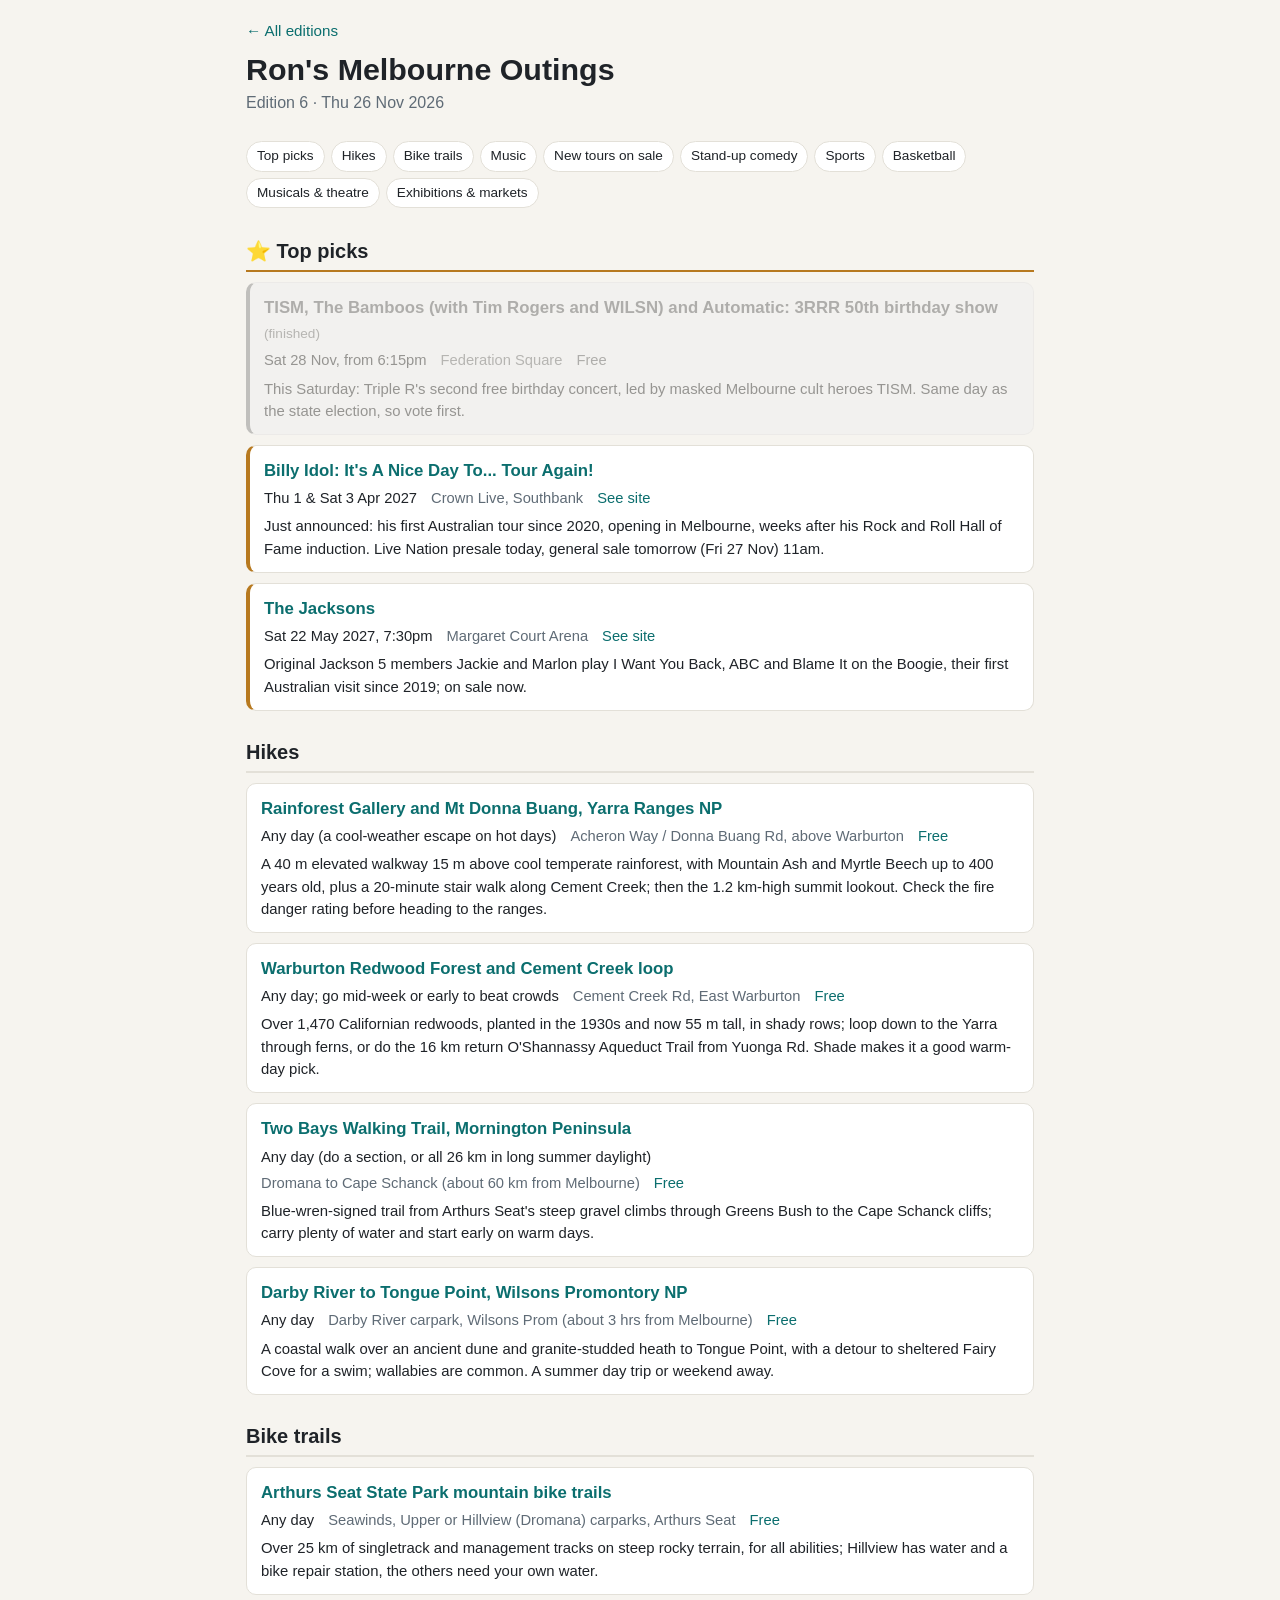
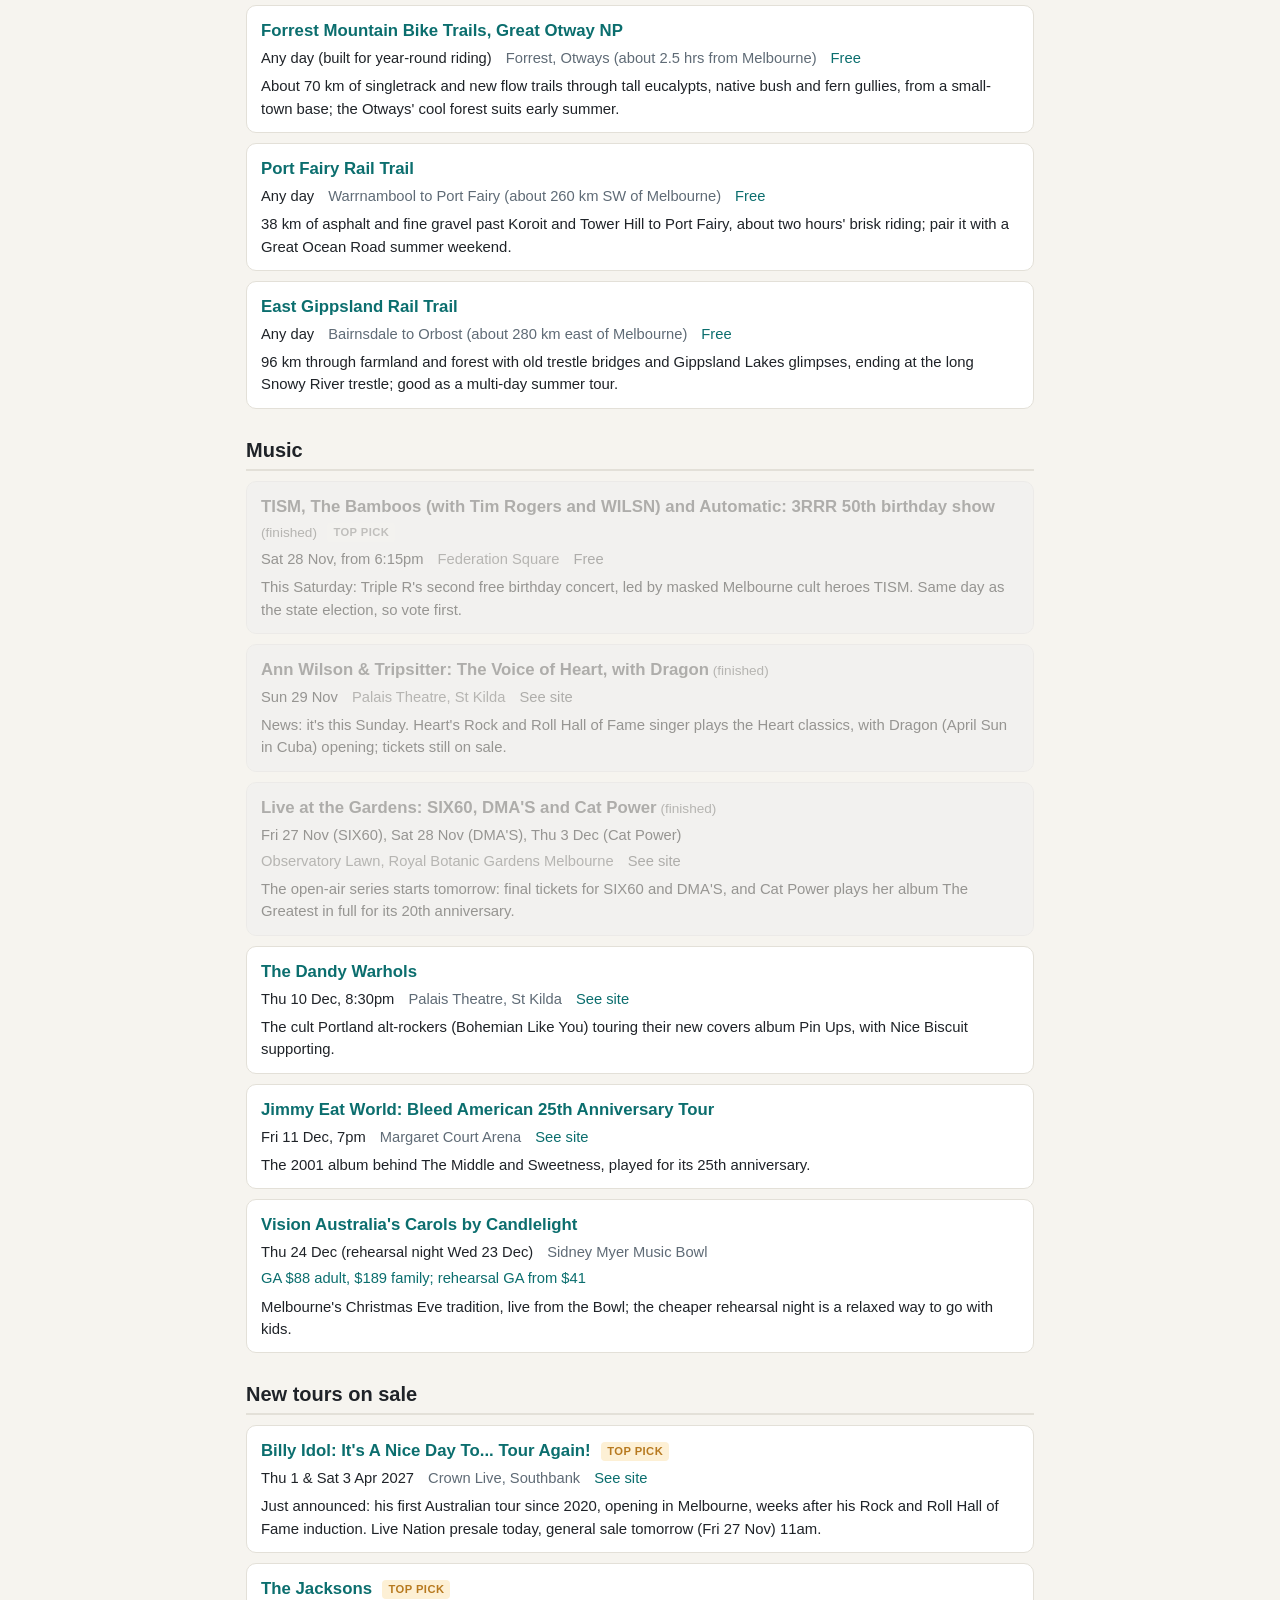
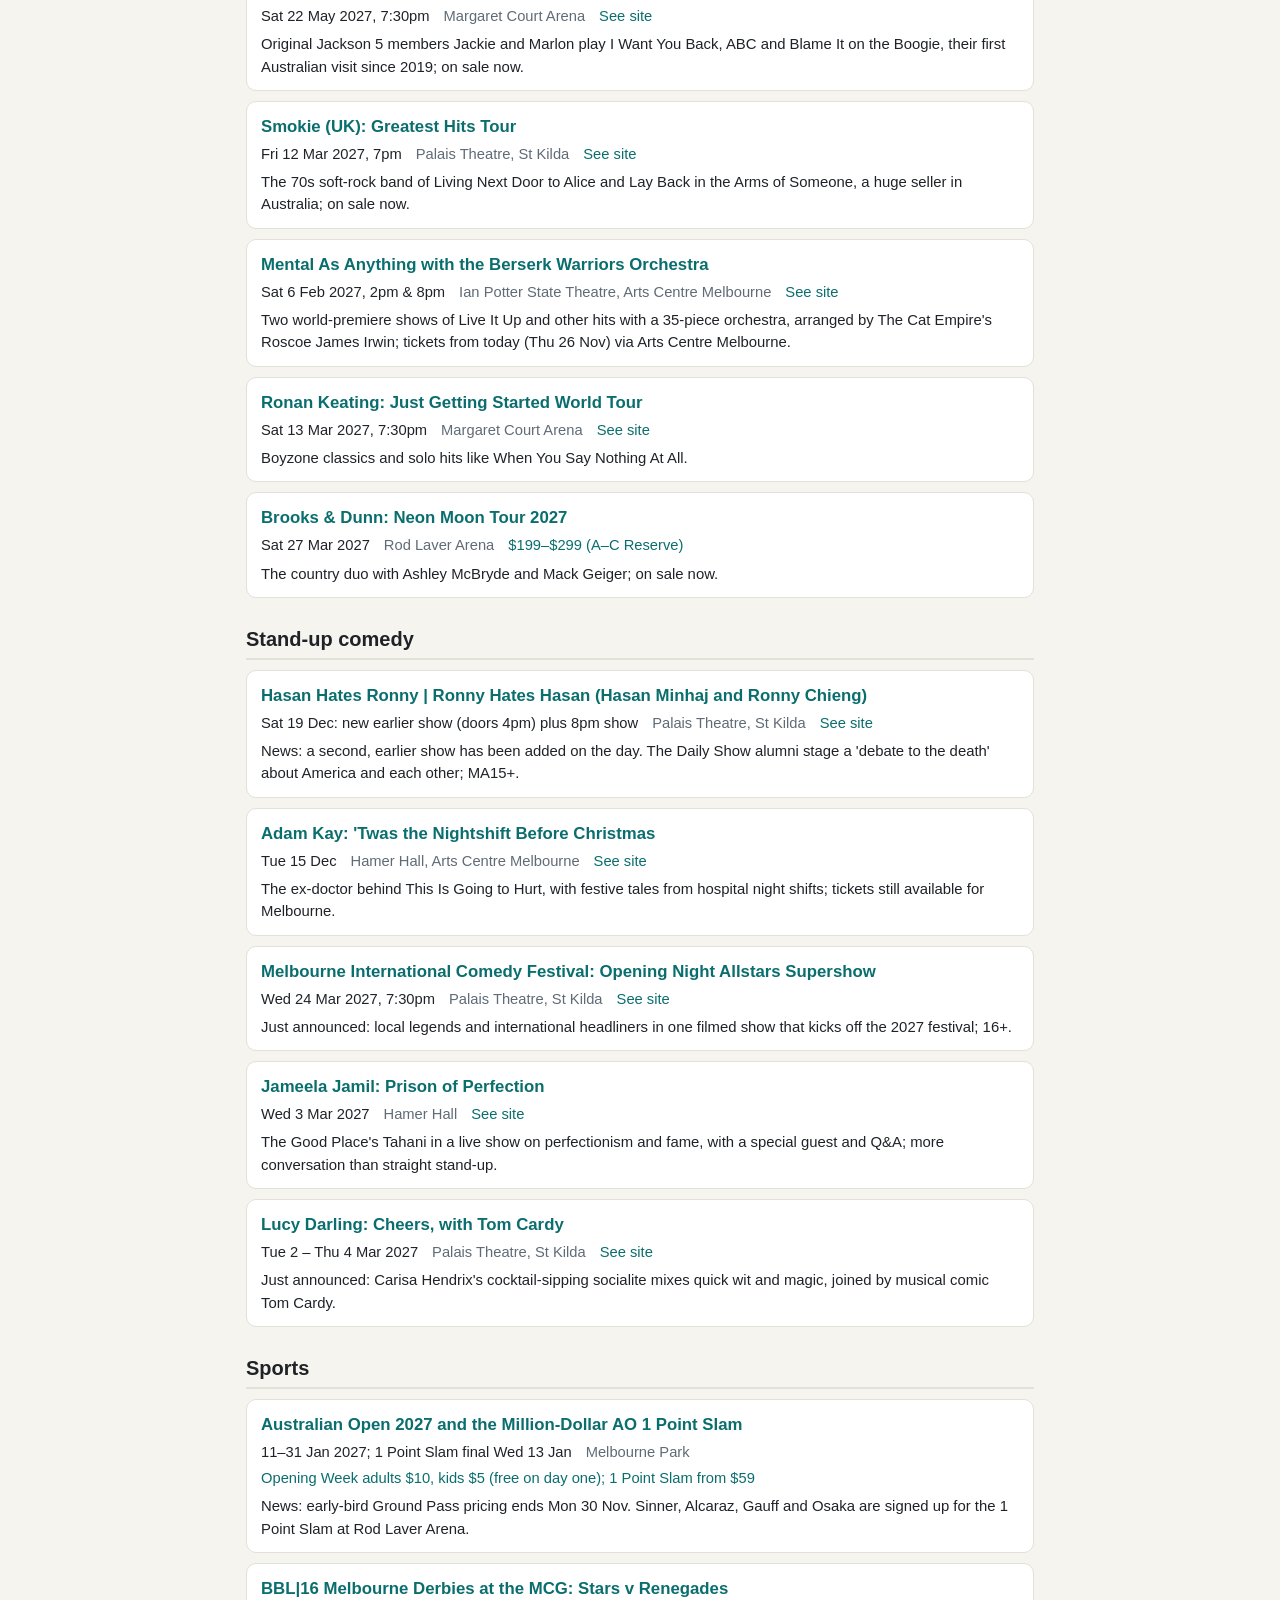
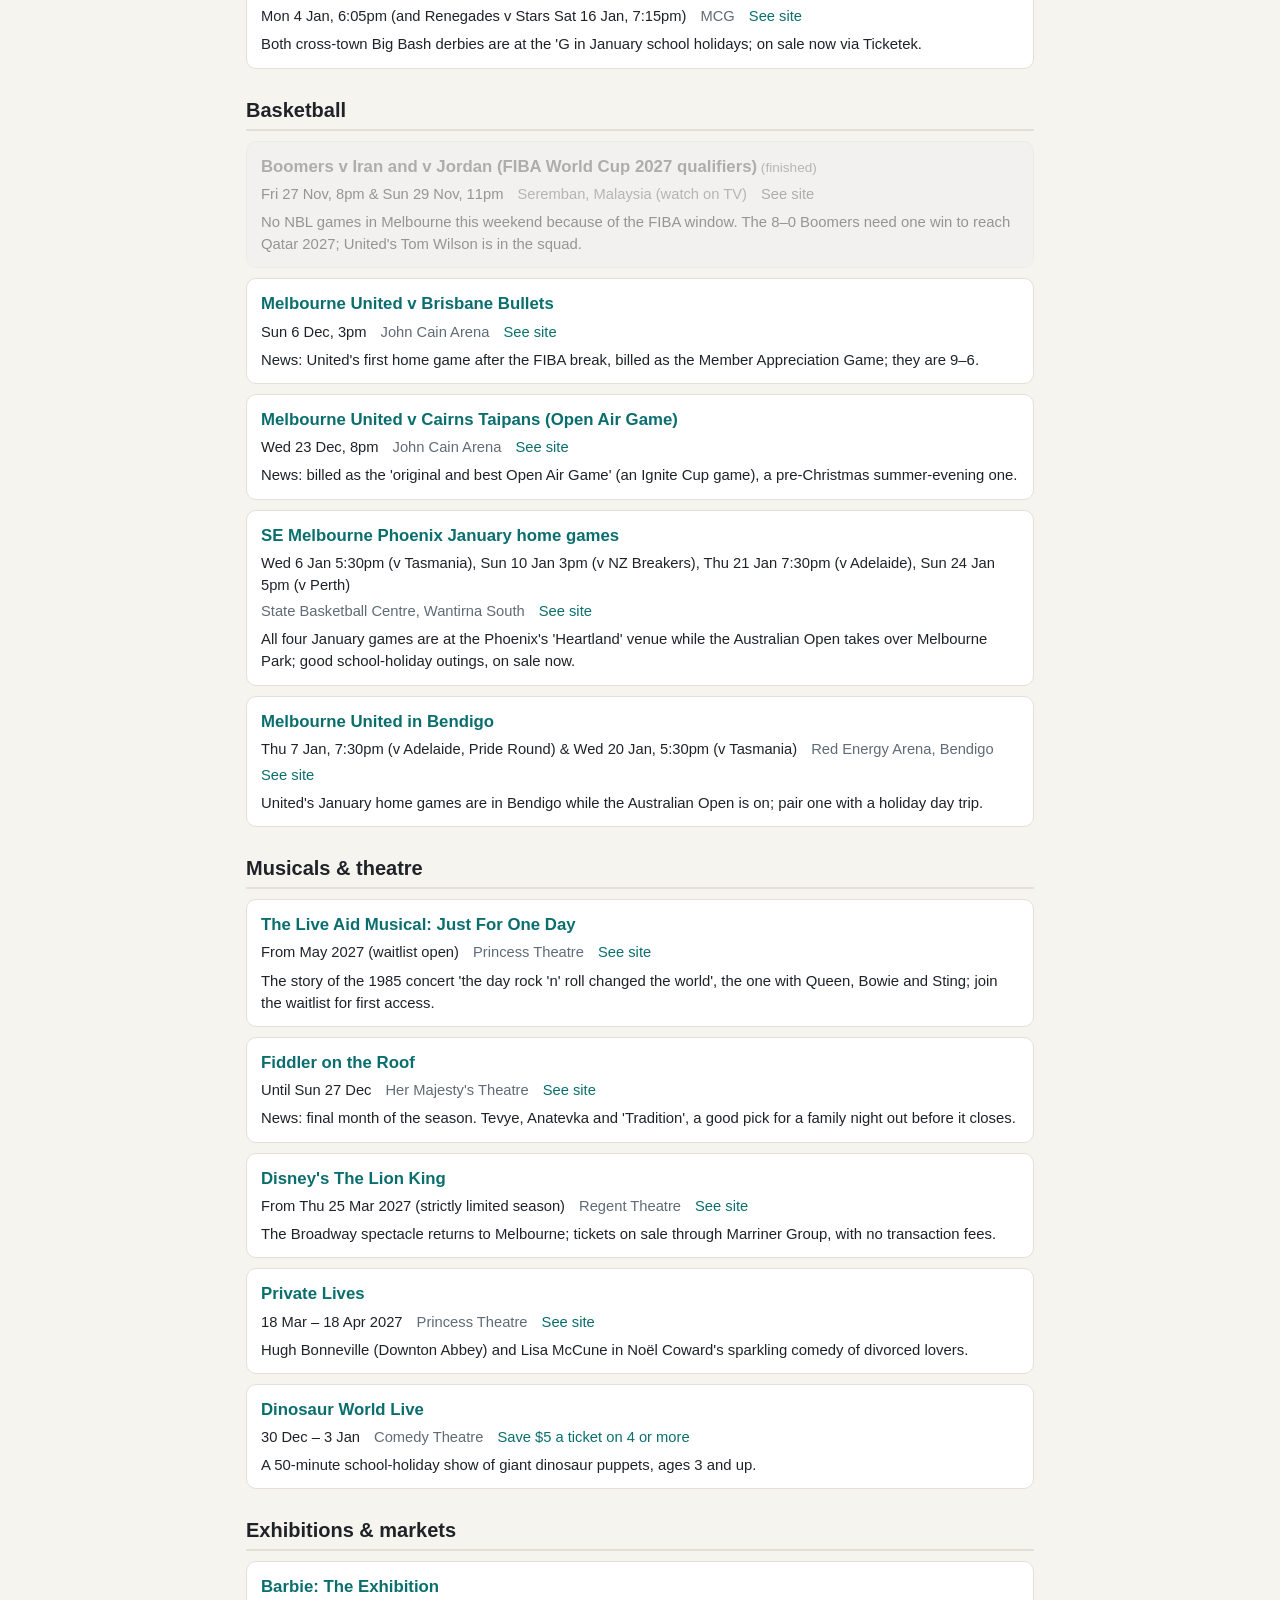
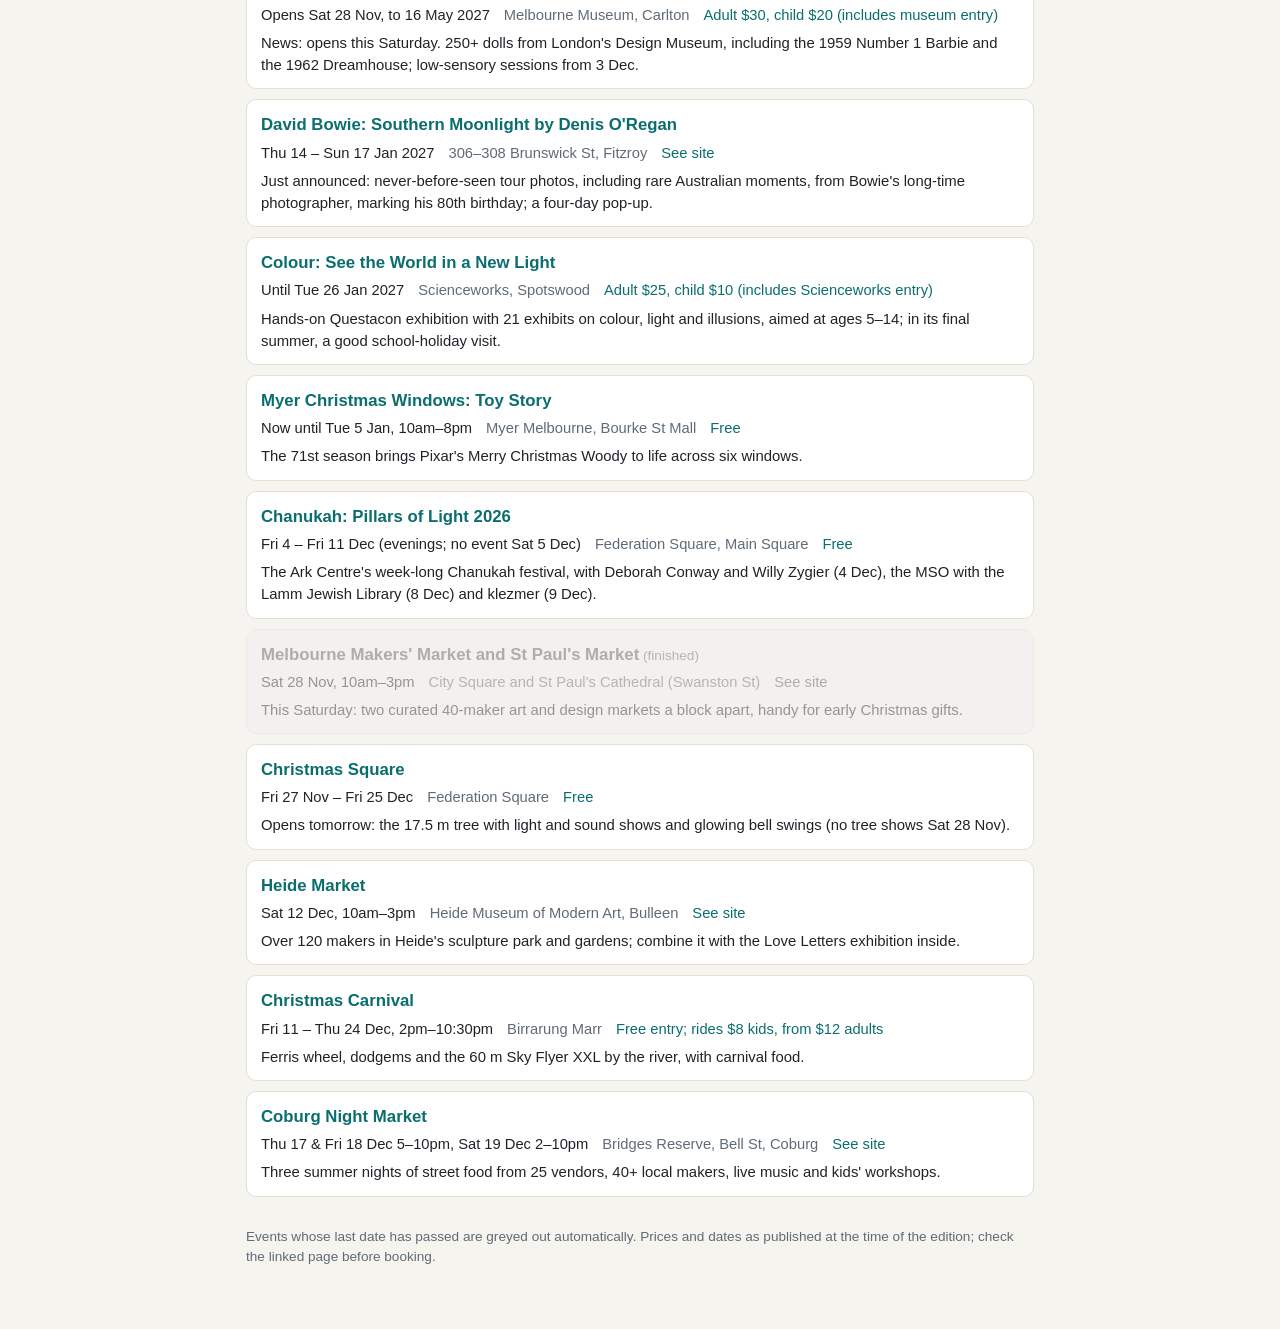
<file: editions/2026-11-26.html>
<!doctype html>
<html lang="en">
<head>
<meta charset="utf-8">
<meta name="viewport" content="width=device-width,initial-scale=1">
<title>Ron's Melbourne Outings: Thu 26 Nov 2026</title>
<link rel="stylesheet" href="../outings.css">
</head>
<body>
<div class="wrap">
<p class="back"><a href="../">← All editions</a></p>
<header><h1>Ron's Melbourne Outings</h1>
<p class="sub">Edition 6 · Thu 26 Nov 2026</p></header>
<nav class="toc"><a href="#top-picks">Top picks</a><a href="#hikes">Hikes</a><a href="#bikes">Bike trails</a><a href="#music">Music</a><a href="#tours">New tours on sale</a><a href="#comedy">Stand-up comedy</a><a href="#sports">Sports</a><a href="#basketball">Basketball</a><a href="#theatre">Musicals &amp; theatre</a><a href="#exhibitions">Exhibitions &amp; markets</a></nav>
<section id="top-picks" class="top"><h2>⭐ Top picks</h2><ul class="items"><li class="item" data-end="2026-11-28"><a class="name" href="https://themusic.com.au/news/tism-lead-line-up-3rrr-fed-square-birthday/Lm6MICMiJSQ/25-11-26" target="_blank" rel="noopener"><strong>TISM, The Bamboos (with Tim Rogers and WILSN) and Automatic: 3RRR 50th birthday show</strong></a><div class="meta"><span class="when">Sat 28 Nov, from 6:15pm</span><span class="venue">Federation Square</span><span class="price">Free</span></div><p class="note">This Saturday: Triple R&#x27;s second free birthday concert, led by masked Melbourne cult heroes TISM. Same day as the state election, so vote first.</p></li><li class="item" data-end="2027-04-03"><a class="name" href="https://www.melbourning.com.au/2026/11/23/billy-idol-announces-2027-australian-tour-with-two-melbourne-shows/" target="_blank" rel="noopener"><strong>Billy Idol: It&#x27;s A Nice Day To... Tour Again!</strong></a><div class="meta"><span class="when">Thu 1 &amp; Sat 3 Apr 2027</span><span class="venue">Crown Live, Southbank</span><span class="price">See site</span></div><p class="note">Just announced: his first Australian tour since 2020, opening in Melbourne, weeks after his Rock and Roll Hall of Fame induction. Live Nation presale today, general sale tomorrow (Fri 27 Nov) 11am.</p></li><li class="item" data-end="2027-05-22"><a class="name" href="https://margaretcourtarena.com.au/event/the-jacksons-melbourne-2027/" target="_blank" rel="noopener"><strong>The Jacksons</strong></a><div class="meta"><span class="when">Sat 22 May 2027, 7:30pm</span><span class="venue">Margaret Court Arena</span><span class="price">See site</span></div><p class="note">Original Jackson 5 members Jackie and Marlon play I Want You Back, ABC and Blame It on the Boogie, their first Australian visit since 2019; on sale now.</p></li></ul></section>
<section id="hikes"><h2>Hikes</h2><ul class="items"><li class="item"><a class="name" href="https://www.parks.vic.gov.au/places-to-see/parks/yarra-ranges-national-park/attractions/warburton-donna-buang-and-the-upper-yarra/things-to-do/rainforest-gallery" target="_blank" rel="noopener"><strong>Rainforest Gallery and Mt Donna Buang, Yarra Ranges NP</strong></a><div class="meta"><span class="when">Any day (a cool-weather escape on hot days)</span><span class="venue">Acheron Way / Donna Buang Rd, above Warburton</span><span class="price">Free</span></div><p class="note">A 40 m elevated walkway 15 m above cool temperate rainforest, with Mountain Ash and Myrtle Beech up to 400 years old, plus a 20-minute stair walk along Cement Creek; then the 1.2 km-high summit lookout. Check the fire danger rating before heading to the ranges.</p></li><li class="item"><a class="name" href="https://www.parks.vic.gov.au/places-to-see/parks/yarra-ranges-national-park/attractions/warburton-donna-buang-and-the-upper-yarra/things-to-do/redwood-forest" target="_blank" rel="noopener"><strong>Warburton Redwood Forest and Cement Creek loop</strong></a><div class="meta"><span class="when">Any day; go mid-week or early to beat crowds</span><span class="venue">Cement Creek Rd, East Warburton</span><span class="price">Free</span></div><p class="note">Over 1,470 Californian redwoods, planted in the 1930s and now 55 m tall, in shady rows; loop down to the Yarra through ferns, or do the 16 km return O&#x27;Shannassy Aqueduct Trail from Yuonga Rd. Shade makes it a good warm-day pick.</p></li><li class="item"><a class="name" href="https://www.parks.vic.gov.au/places-to-see/parks/mornington-peninsula-national-park/things-to-do/two-bays-walking-trail" target="_blank" rel="noopener"><strong>Two Bays Walking Trail, Mornington Peninsula</strong></a><div class="meta"><span class="when">Any day (do a section, or all 26 km in long summer daylight)</span><span class="venue">Dromana to Cape Schanck (about 60 km from Melbourne)</span><span class="price">Free</span></div><p class="note">Blue-wren-signed trail from Arthurs Seat&#x27;s steep gravel climbs through Greens Bush to the Cape Schanck cliffs; carry plenty of water and start early on warm days.</p></li><li class="item"><a class="name" href="https://www.parks.vic.gov.au/places-to-see/parks/wilsons-promontory-national-park/things-to-do/darby-river-to-tongue-point" target="_blank" rel="noopener"><strong>Darby River to Tongue Point, Wilsons Promontory NP</strong></a><div class="meta"><span class="when">Any day</span><span class="venue">Darby River carpark, Wilsons Prom (about 3 hrs from Melbourne)</span><span class="price">Free</span></div><p class="note">A coastal walk over an ancient dune and granite-studded heath to Tongue Point, with a detour to sheltered Fairy Cove for a swim; wallabies are common. A summer day trip or weekend away.</p></li></ul></section>
<section id="bikes"><h2>Bike trails</h2><ul class="items"><li class="item"><a class="name" href="https://www.parks.vic.gov.au/places-to-see/parks/arthurs-seat-state-park/things-to-do/mountain-bike-riding-in-arthurs-seat-state-park" target="_blank" rel="noopener"><strong>Arthurs Seat State Park mountain bike trails</strong></a><div class="meta"><span class="when">Any day</span><span class="venue">Seawinds, Upper or Hillview (Dromana) carparks, Arthurs Seat</span><span class="price">Free</span></div><p class="note">Over 25 km of singletrack and management tracks on steep rocky terrain, for all abilities; Hillview has water and a bike repair station, the others need your own water.</p></li><li class="item"><a class="name" href="https://www.rideforrest.com.au/" target="_blank" rel="noopener"><strong>Forrest Mountain Bike Trails, Great Otway NP</strong></a><div class="meta"><span class="when">Any day (built for year-round riding)</span><span class="venue">Forrest, Otways (about 2.5 hrs from Melbourne)</span><span class="price">Free</span></div><p class="note">About 70 km of singletrack and new flow trails through tall eucalypts, native bush and fern gullies, from a small-town base; the Otways&#x27; cool forest suits early summer.</p></li><li class="item"><a class="name" href="https://www.railtrails.org.au/trails/port-fairy-warrnambool-rail-trail/" target="_blank" rel="noopener"><strong>Port Fairy Rail Trail</strong></a><div class="meta"><span class="when">Any day</span><span class="venue">Warrnambool to Port Fairy (about 260 km SW of Melbourne)</span><span class="price">Free</span></div><p class="note">38 km of asphalt and fine gravel past Koroit and Tower Hill to Port Fairy, about two hours&#x27; brisk riding; pair it with a Great Ocean Road summer weekend.</p></li><li class="item"><a class="name" href="https://www.railtrails.org.au/trails/east-gippsland-rail-trail/" target="_blank" rel="noopener"><strong>East Gippsland Rail Trail</strong></a><div class="meta"><span class="when">Any day</span><span class="venue">Bairnsdale to Orbost (about 280 km east of Melbourne)</span><span class="price">Free</span></div><p class="note">96 km through farmland and forest with old trestle bridges and Gippsland Lakes glimpses, ending at the long Snowy River trestle; good as a multi-day summer tour.</p></li></ul></section>
<section id="music"><h2>Music</h2><ul class="items"><li class="item" data-end="2026-11-28"><a class="name" href="https://themusic.com.au/news/tism-lead-line-up-3rrr-fed-square-birthday/Lm6MICMiJSQ/25-11-26" target="_blank" rel="noopener"><strong>TISM, The Bamboos (with Tim Rogers and WILSN) and Automatic: 3RRR 50th birthday show</strong></a> <span class="tag">Top pick</span><div class="meta"><span class="when">Sat 28 Nov, from 6:15pm</span><span class="venue">Federation Square</span><span class="price">Free</span></div><p class="note">This Saturday: Triple R&#x27;s second free birthday concert, led by masked Melbourne cult heroes TISM. Same day as the state election, so vote first.</p></li><li class="item" data-end="2026-11-29"><a class="name" href="https://www.palaistheatre.com.au/all-events/ann-wilson-tickets-ae1307236" target="_blank" rel="noopener"><strong>Ann Wilson &amp; Tripsitter: The Voice of Heart, with Dragon</strong></a><div class="meta"><span class="when">Sun 29 Nov</span><span class="venue">Palais Theatre, St Kilda</span><span class="price">See site</span></div><p class="note">News: it&#x27;s this Sunday. Heart&#x27;s Rock and Roll Hall of Fame singer plays the Heart classics, with Dragon (April Sun in Cuba) opening; tickets still on sale.</p></li><li class="item" data-end="2026-12-03"><a class="name" href="https://liveatthegardens.com.au/upcoming/" target="_blank" rel="noopener"><strong>Live at the Gardens: SIX60, DMA&#x27;S and Cat Power</strong></a><div class="meta"><span class="when">Fri 27 Nov (SIX60), Sat 28 Nov (DMA&#x27;S), Thu 3 Dec (Cat Power)</span><span class="venue">Observatory Lawn, Royal Botanic Gardens Melbourne</span><span class="price">See site</span></div><p class="note">The open-air series starts tomorrow: final tickets for SIX60 and DMA&#x27;S, and Cat Power plays her album The Greatest in full for its 20th anniversary.</p></li><li class="item" data-end="2026-12-10"><a class="name" href="https://www.palaistheatre.com.au/all-events/the-dandy-warhols-tickets-ae3835" target="_blank" rel="noopener"><strong>The Dandy Warhols</strong></a><div class="meta"><span class="when">Thu 10 Dec, 8:30pm</span><span class="venue">Palais Theatre, St Kilda</span><span class="price">See site</span></div><p class="note">The cult Portland alt-rockers (Bohemian Like You) touring their new covers album Pin Ups, with Nice Biscuit supporting.</p></li><li class="item" data-end="2026-12-11"><a class="name" href="https://margaretcourtarena.com.au/event/jimmy-eat-world-bleed-american-25th-anniversary-tour-melbourne-2026/" target="_blank" rel="noopener"><strong>Jimmy Eat World: Bleed American 25th Anniversary Tour</strong></a><div class="meta"><span class="when">Fri 11 Dec, 7pm</span><span class="venue">Margaret Court Arena</span><span class="price">See site</span></div><p class="note">The 2001 album behind The Middle and Sweetness, played for its 25th anniversary.</p></li><li class="item" data-end="2026-12-24"><a class="name" href="https://carols.visionaustralia.org/tickets" target="_blank" rel="noopener"><strong>Vision Australia&#x27;s Carols by Candlelight</strong></a><div class="meta"><span class="when">Thu 24 Dec (rehearsal night Wed 23 Dec)</span><span class="venue">Sidney Myer Music Bowl</span><span class="price">GA $88 adult, $189 family; rehearsal GA from $41</span></div><p class="note">Melbourne&#x27;s Christmas Eve tradition, live from the Bowl; the cheaper rehearsal night is a relaxed way to go with kids.</p></li></ul></section>
<section id="tours"><h2>New tours on sale</h2><ul class="items"><li class="item" data-end="2027-04-03"><a class="name" href="https://www.melbourning.com.au/2026/11/23/billy-idol-announces-2027-australian-tour-with-two-melbourne-shows/" target="_blank" rel="noopener"><strong>Billy Idol: It&#x27;s A Nice Day To... Tour Again!</strong></a> <span class="tag">Top pick</span><div class="meta"><span class="when">Thu 1 &amp; Sat 3 Apr 2027</span><span class="venue">Crown Live, Southbank</span><span class="price">See site</span></div><p class="note">Just announced: his first Australian tour since 2020, opening in Melbourne, weeks after his Rock and Roll Hall of Fame induction. Live Nation presale today, general sale tomorrow (Fri 27 Nov) 11am.</p></li><li class="item" data-end="2027-05-22"><a class="name" href="https://margaretcourtarena.com.au/event/the-jacksons-melbourne-2027/" target="_blank" rel="noopener"><strong>The Jacksons</strong></a> <span class="tag">Top pick</span><div class="meta"><span class="when">Sat 22 May 2027, 7:30pm</span><span class="venue">Margaret Court Arena</span><span class="price">See site</span></div><p class="note">Original Jackson 5 members Jackie and Marlon play I Want You Back, ABC and Blame It on the Boogie, their first Australian visit since 2019; on sale now.</p></li><li class="item" data-end="2027-03-12"><a class="name" href="https://www.palaistheatre.com.au/all-events/smokie-tickets-ae2130" target="_blank" rel="noopener"><strong>Smokie (UK): Greatest Hits Tour</strong></a><div class="meta"><span class="when">Fri 12 Mar 2027, 7pm</span><span class="venue">Palais Theatre, St Kilda</span><span class="price">See site</span></div><p class="note">The 70s soft-rock band of Living Next Door to Alice and Lay Back in the Arms of Someone, a huge seller in Australia; on sale now.</p></li><li class="item" data-end="2027-02-06"><a class="name" href="https://themusic.com.au/news/mental-as-anything-to-reimagine-hits-live-orchestra-2027/DEyyHgEAAwI/24-11-26" target="_blank" rel="noopener"><strong>Mental As Anything with the Berserk Warriors Orchestra</strong></a><div class="meta"><span class="when">Sat 6 Feb 2027, 2pm &amp; 8pm</span><span class="venue">Ian Potter State Theatre, Arts Centre Melbourne</span><span class="price">See site</span></div><p class="note">Two world-premiere shows of Live It Up and other hits with a 35-piece orchestra, arranged by The Cat Empire&#x27;s Roscoe James Irwin; tickets from today (Thu 26 Nov) via Arts Centre Melbourne.</p></li><li class="item" data-end="2027-03-13"><a class="name" href="https://margaretcourtarena.com.au/event/ronan-keating-just-getting-started-world-tour-melbourne-2027/" target="_blank" rel="noopener"><strong>Ronan Keating: Just Getting Started World Tour</strong></a><div class="meta"><span class="when">Sat 13 Mar 2027, 7:30pm</span><span class="venue">Margaret Court Arena</span><span class="price">See site</span></div><p class="note">Boyzone classics and solo hits like When You Say Nothing At All.</p></li><li class="item" data-end="2027-03-27"><a class="name" href="https://frontiertouring.com/brooksanddunn" target="_blank" rel="noopener"><strong>Brooks &amp; Dunn: Neon Moon Tour 2027</strong></a><div class="meta"><span class="when">Sat 27 Mar 2027</span><span class="venue">Rod Laver Arena</span><span class="price">$199–$299 (A–C Reserve)</span></div><p class="note">The country duo with Ashley McBryde and Mack Geiger; on sale now.</p></li></ul></section>
<section id="comedy"><h2>Stand-up comedy</h2><ul class="items"><li class="item" data-end="2026-12-19"><a class="name" href="https://www.palaistheatre.com.au/all-events/hasan-minhaj-tickets-ae1385168" target="_blank" rel="noopener"><strong>Hasan Hates Ronny | Ronny Hates Hasan (Hasan Minhaj and Ronny Chieng)</strong></a><div class="meta"><span class="when">Sat 19 Dec: new earlier show (doors 4pm) plus 8pm show</span><span class="venue">Palais Theatre, St Kilda</span><span class="price">See site</span></div><p class="note">News: a second, earlier show has been added on the day. The Daily Show alumni stage a &#x27;debate to the death&#x27; about America and each other; MA15+.</p></li><li class="item" data-end="2026-12-15"><a class="name" href="https://www.adamkay.co.uk/" target="_blank" rel="noopener"><strong>Adam Kay: &#x27;Twas the Nightshift Before Christmas</strong></a><div class="meta"><span class="when">Tue 15 Dec</span><span class="venue">Hamer Hall, Arts Centre Melbourne</span><span class="price">See site</span></div><p class="note">The ex-doctor behind This Is Going to Hurt, with festive tales from hospital night shifts; tickets still available for Melbourne.</p></li><li class="item" data-end="2027-03-24"><a class="name" href="https://www.palaistheatre.com.au/all-events/melbourne-international-comedy-festival-allstars-tickets-ae1407936" target="_blank" rel="noopener"><strong>Melbourne International Comedy Festival: Opening Night Allstars Supershow</strong></a><div class="meta"><span class="when">Wed 24 Mar 2027, 7:30pm</span><span class="venue">Palais Theatre, St Kilda</span><span class="price">See site</span></div><p class="note">Just announced: local legends and international headliners in one filmed show that kicks off the 2027 festival; 16+.</p></li><li class="item" data-end="2027-03-03"><a class="name" href="https://au.variety.com/2026/tv/news/jameela-jamil-to-bring-prison-of-perfection-tour-to-australia-in-2027-42528/" target="_blank" rel="noopener"><strong>Jameela Jamil: Prison of Perfection</strong></a><div class="meta"><span class="when">Wed 3 Mar 2027</span><span class="venue">Hamer Hall</span><span class="price">See site</span></div><p class="note">The Good Place&#x27;s Tahani in a live show on perfectionism and fame, with a special guest and Q&amp;A; more conversation than straight stand-up.</p></li><li class="item" data-end="2027-03-04"><a class="name" href="https://www.palaistheatre.com.au/all-events/lucy-darling-tickets-ae1711344" target="_blank" rel="noopener"><strong>Lucy Darling: Cheers, with Tom Cardy</strong></a><div class="meta"><span class="when">Tue 2 – Thu 4 Mar 2027</span><span class="venue">Palais Theatre, St Kilda</span><span class="price">See site</span></div><p class="note">Just announced: Carisa Hendrix&#x27;s cocktail-sipping socialite mixes quick wit and magic, joined by musical comic Tom Cardy.</p></li></ul></section>
<section id="sports"><h2>Sports</h2><ul class="items"><li class="item" data-end="2027-01-31"><a class="name" href="https://ausopen.com/articles/news/ao-2027-unveils-biggest-ever-fan-experience-stars-confirmed-million-dollar-ao-1-point" target="_blank" rel="noopener"><strong>Australian Open 2027 and the Million-Dollar AO 1 Point Slam</strong></a><div class="meta"><span class="when">11–31 Jan 2027; 1 Point Slam final Wed 13 Jan</span><span class="venue">Melbourne Park</span><span class="price">Opening Week adults $10, kids $5 (free on day one); 1 Point Slam from $59</span></div><p class="note">News: early-bird Ground Pass pricing ends Mon 30 Nov. Sinner, Alcaraz, Gauff and Osaka are signed up for the 1 Point Slam at Rod Laver Arena.</p></li><li class="item" data-end="2027-01-16"><a class="name" href="https://www.mcg.org.au/events/2027/january/bbl16-melbourne-stars-v-melbourne-renegades" target="_blank" rel="noopener"><strong>BBL|16 Melbourne Derbies at the MCG: Stars v Renegades</strong></a><div class="meta"><span class="when">Mon 4 Jan, 6:05pm (and Renegades v Stars Sat 16 Jan, 7:15pm)</span><span class="venue">MCG</span><span class="price">See site</span></div><p class="note">Both cross-town Big Bash derbies are at the &#x27;G in January school holidays; on sale now via Ticketek.</p></li></ul></section>
<section id="basketball"><h2>Basketball</h2><ul class="items"><li class="item" data-end="2026-11-29"><a class="name" href="https://www.australia.basketball/news/4609895/boomers-select-roster-for-world-cup-qualification-clincher" target="_blank" rel="noopener"><strong>Boomers v Iran and v Jordan (FIBA World Cup 2027 qualifiers)</strong></a><div class="meta"><span class="when">Fri 27 Nov, 8pm &amp; Sun 29 Nov, 11pm</span><span class="venue">Seremban, Malaysia (watch on TV)</span><span class="price">See site</span></div><p class="note">No NBL games in Melbourne this weekend because of the FIBA window. The 8–0 Boomers need one win to reach Qatar 2027; United&#x27;s Tom Wilson is in the squad.</p></li><li class="item" data-end="2026-12-06"><a class="name" href="https://johncainarena.com.au/event/melbourne-united-vs-brisbane-bullets-round-11-2026-27/" target="_blank" rel="noopener"><strong>Melbourne United v Brisbane Bullets</strong></a><div class="meta"><span class="when">Sun 6 Dec, 3pm</span><span class="venue">John Cain Arena</span><span class="price">See site</span></div><p class="note">News: United&#x27;s first home game after the FIBA break, billed as the Member Appreciation Game; they are 9–6.</p></li><li class="item" data-end="2026-12-23"><a class="name" href="https://www.melbourneutd.com.au/news/blockbuster-home-games-highlight-nbl27-schedule" target="_blank" rel="noopener"><strong>Melbourne United v Cairns Taipans (Open Air Game)</strong></a><div class="meta"><span class="when">Wed 23 Dec, 8pm</span><span class="venue">John Cain Arena</span><span class="price">See site</span></div><p class="note">News: billed as the &#x27;original and best Open Air Game&#x27; (an Ignite Cup game), a pre-Christmas summer-evening one.</p></li><li class="item" data-end="2027-01-24"><a class="name" href="https://www.nbl.com.au/club-schedule/sem" target="_blank" rel="noopener"><strong>SE Melbourne Phoenix January home games</strong></a><div class="meta"><span class="when">Wed 6 Jan 5:30pm (v Tasmania), Sun 10 Jan 3pm (v NZ Breakers), Thu 21 Jan 7:30pm (v Adelaide), Sun 24 Jan 5pm (v Perth)</span><span class="venue">State Basketball Centre, Wantirna South</span><span class="price">See site</span></div><p class="note">All four January games are at the Phoenix&#x27;s &#x27;Heartland&#x27; venue while the Australian Open takes over Melbourne Park; good school-holiday outings, on sale now.</p></li><li class="item" data-end="2027-01-20"><a class="name" href="https://pages.melbourneutd.com.au/united-in-bendigo-nbl27/" target="_blank" rel="noopener"><strong>Melbourne United in Bendigo</strong></a><div class="meta"><span class="when">Thu 7 Jan, 7:30pm (v Adelaide, Pride Round) &amp; Wed 20 Jan, 5:30pm (v Tasmania)</span><span class="venue">Red Energy Arena, Bendigo</span><span class="price">See site</span></div><p class="note">United&#x27;s January home games are in Bendigo while the Australian Open is on; pair one with a holiday day trip.</p></li></ul></section>
<section id="theatre"><h2>Musicals &amp; theatre</h2><ul class="items"><li class="item"><a class="name" href="https://marrinergroup.com.au/shows/the-live-aid-musical-just-for-one-day" target="_blank" rel="noopener"><strong>The Live Aid Musical: Just For One Day</strong></a><div class="meta"><span class="when">From May 2027 (waitlist open)</span><span class="venue">Princess Theatre</span><span class="price">See site</span></div><p class="note">The story of the 1985 concert &#x27;the day rock &#x27;n&#x27; roll changed the world&#x27;, the one with Queen, Bowie and Sting; join the waitlist for first access.</p></li><li class="item" data-end="2026-12-27"><a class="name" href="https://hmt.com.au/fiddler-on-the-roof/" target="_blank" rel="noopener"><strong>Fiddler on the Roof</strong></a><div class="meta"><span class="when">Until Sun 27 Dec</span><span class="venue">Her Majesty&#x27;s Theatre</span><span class="price">See site</span></div><p class="note">News: final month of the season. Tevye, Anatevka and &#x27;Tradition&#x27;, a good pick for a family night out before it closes.</p></li><li class="item" data-end="2027-06-13"><a class="name" href="https://marrinergroup.com.au/shows/the-lion-king" target="_blank" rel="noopener"><strong>Disney&#x27;s The Lion King</strong></a><div class="meta"><span class="when">From Thu 25 Mar 2027 (strictly limited season)</span><span class="venue">Regent Theatre</span><span class="price">See site</span></div><p class="note">The Broadway spectacle returns to Melbourne; tickets on sale through Marriner Group, with no transaction fees.</p></li><li class="item" data-end="2027-04-18"><a class="name" href="https://marrinergroup.com.au/shows/private-lives" target="_blank" rel="noopener"><strong>Private Lives</strong></a><div class="meta"><span class="when">18 Mar – 18 Apr 2027</span><span class="venue">Princess Theatre</span><span class="price">See site</span></div><p class="note">Hugh Bonneville (Downton Abbey) and Lisa McCune in Noël Coward&#x27;s sparkling comedy of divorced lovers.</p></li><li class="item" data-end="2027-01-03"><a class="name" href="https://marrinergroup.com.au/shows/dinosaur-world-live" target="_blank" rel="noopener"><strong>Dinosaur World Live</strong></a><div class="meta"><span class="when">30 Dec – 3 Jan</span><span class="venue">Comedy Theatre</span><span class="price">Save $5 a ticket on 4 or more</span></div><p class="note">A 50-minute school-holiday show of giant dinosaur puppets, ages 3 and up.</p></li></ul></section>
<section id="exhibitions"><h2>Exhibitions &amp; markets</h2><ul class="items"><li class="item" data-end="2027-05-16"><a class="name" href="https://museumsvictoria.com.au/melbournemuseum/whats-on/barbie-the-exhibition/" target="_blank" rel="noopener"><strong>Barbie: The Exhibition</strong></a><div class="meta"><span class="when">Opens Sat 28 Nov, to 16 May 2027</span><span class="venue">Melbourne Museum, Carlton</span><span class="price">Adult $30, child $20 (includes museum entry)</span></div><p class="note">News: opens this Saturday. 250+ dolls from London&#x27;s Design Museum, including the 1959 Number 1 Barbie and the 1962 Dreamhouse; low-sensory sessions from 3 Dec.</p></li><li class="item" data-end="2027-01-17"><a class="name" href="https://themusic.com.au/news/david-bowie-southern-moonlight-photography-exhibition-australia-2027/nd8jsbCzsrU/25-11-26" target="_blank" rel="noopener"><strong>David Bowie: Southern Moonlight by Denis O&#x27;Regan</strong></a><div class="meta"><span class="when">Thu 14 – Sun 17 Jan 2027</span><span class="venue">306–308 Brunswick St, Fitzroy</span><span class="price">See site</span></div><p class="note">Just announced: never-before-seen tour photos, including rare Australian moments, from Bowie&#x27;s long-time photographer, marking his 80th birthday; a four-day pop-up.</p></li><li class="item" data-end="2027-01-26"><a class="name" href="https://museumsvictoria.com.au/scienceworks/whats-on/colour/" target="_blank" rel="noopener"><strong>Colour: See the World in a New Light</strong></a><div class="meta"><span class="when">Until Tue 26 Jan 2027</span><span class="venue">Scienceworks, Spotswood</span><span class="price">Adult $25, child $10 (includes Scienceworks entry)</span></div><p class="note">Hands-on Questacon exhibition with 21 exhibits on colour, light and illusions, aimed at ages 5–14; in its final summer, a good school-holiday visit.</p></li><li class="item" data-end="2027-01-05"><a class="name" href="https://whatson.melbourne.vic.gov.au/things-to-do/myer-christmas-windows" target="_blank" rel="noopener"><strong>Myer Christmas Windows: Toy Story</strong></a><div class="meta"><span class="when">Now until Tue 5 Jan, 10am–8pm</span><span class="venue">Myer Melbourne, Bourke St Mall</span><span class="price">Free</span></div><p class="note">The 71st season brings Pixar&#x27;s Merry Christmas Woody to life across six windows.</p></li><li class="item" data-end="2026-12-11"><a class="name" href="https://fedsquare.com/events/pillars-of-light" target="_blank" rel="noopener"><strong>Chanukah: Pillars of Light 2026</strong></a><div class="meta"><span class="when">Fri 4 – Fri 11 Dec (evenings; no event Sat 5 Dec)</span><span class="venue">Federation Square, Main Square</span><span class="price">Free</span></div><p class="note">The Ark Centre&#x27;s week-long Chanukah festival, with Deborah Conway and Willy Zygier (4 Dec), the MSO with the Lamm Jewish Library (8 Dec) and klezmer (9 Dec).</p></li><li class="item" data-end="2026-11-28"><a class="name" href="https://www.rosestmarket.com.au/upcoming-events" target="_blank" rel="noopener"><strong>Melbourne Makers&#x27; Market and St Paul&#x27;s Market</strong></a><div class="meta"><span class="when">Sat 28 Nov, 10am–3pm</span><span class="venue">City Square and St Paul&#x27;s Cathedral (Swanston St)</span><span class="price">See site</span></div><p class="note">This Saturday: two curated 40-maker art and design markets a block apart, handy for early Christmas gifts.</p></li><li class="item" data-end="2026-12-25"><a class="name" href="https://whatson.melbourne.vic.gov.au/things-to-do/christmas-square" target="_blank" rel="noopener"><strong>Christmas Square</strong></a><div class="meta"><span class="when">Fri 27 Nov – Fri 25 Dec</span><span class="venue">Federation Square</span><span class="price">Free</span></div><p class="note">Opens tomorrow: the 17.5 m tree with light and sound shows and glowing bell swings (no tree shows Sat 28 Nov).</p></li><li class="item" data-end="2026-12-12"><a class="name" href="https://www.rosestmarket.com.au/upcoming-events" target="_blank" rel="noopener"><strong>Heide Market</strong></a><div class="meta"><span class="when">Sat 12 Dec, 10am–3pm</span><span class="venue">Heide Museum of Modern Art, Bulleen</span><span class="price">See site</span></div><p class="note">Over 120 makers in Heide&#x27;s sculpture park and gardens; combine it with the Love Letters exhibition inside.</p></li><li class="item" data-end="2026-12-24"><a class="name" href="https://whatson.melbourne.vic.gov.au/things-to-do/christmas-carnival" target="_blank" rel="noopener"><strong>Christmas Carnival</strong></a><div class="meta"><span class="when">Fri 11 – Thu 24 Dec, 2pm–10:30pm</span><span class="venue">Birrarung Marr</span><span class="price">Free entry; rides $8 kids, from $12 adults</span></div><p class="note">Ferris wheel, dodgems and the 60 m Sky Flyer XXL by the river, with carnival food.</p></li><li class="item" data-end="2026-12-19"><a class="name" href="https://www.merri-bek.vic.gov.au/exploring-merri-bek/arts-merri-bek/festivals-and-major-events/coburg-night-market/" target="_blank" rel="noopener"><strong>Coburg Night Market</strong></a><div class="meta"><span class="when">Thu 17 &amp; Fri 18 Dec 5–10pm, Sat 19 Dec 2–10pm</span><span class="venue">Bridges Reserve, Bell St, Coburg</span><span class="price">See site</span></div><p class="note">Three summer nights of street food from 25 vendors, 40+ local makers, live music and kids&#x27; workshops.</p></li></ul></section>
<footer><p>Events whose last date has passed are greyed out automatically. Prices and dates as published at the time of the edition; check the linked page before booking.</p></footer>
</div>
<script>
(function () {
  var today = new Intl.DateTimeFormat("en-CA", { timeZone: "Australia/Melbourne" }).format(new Date());
  document.querySelectorAll(".item[data-end]").forEach(function (el) {
    if (el.dataset.end < today) { el.classList.add("past"); el.title = "This event has finished"; }
  });
})();
</script>
</body>
</html>
</file>
<file: outings.css>
*{box-sizing:border-box}
:root{--bg:#f6f4ef;--card:#fff;--ink:#1f2328;--muted:#5f6b76;--accent:#0b6e6e;--gold:#b7791f;--line:#e3e0d8}
html{-webkit-text-size-adjust:100%}
body{margin:0;background:var(--bg);color:var(--ink);font:16px/1.5 -apple-system,BlinkMacSystemFont,"Segoe UI",Roboto,Helvetica,Arial,sans-serif}
.wrap{max-width:820px;margin:0 auto;padding:20px 16px 48px}
a{color:var(--accent)}
header h1{margin:8px 0 4px;font-size:1.9rem;line-height:1.2}
.sub{margin:0 0 18px;color:var(--muted)}
.back{margin:0;font-size:.95rem}
.back a{text-decoration:none}
.toc{display:flex;flex-wrap:wrap;gap:6px;margin:0 0 20px;position:sticky;top:0;background:var(--bg);padding:8px 0;z-index:2}
.toc a{font-size:.85rem;text-decoration:none;border:1px solid var(--line);background:var(--card);border-radius:999px;padding:4px 10px;color:var(--ink)}
section{margin:0 0 26px}
section h2{font-size:1.25rem;margin:0 0 10px;padding-bottom:4px;border-bottom:2px solid var(--line)}
section.top h2{border-color:var(--gold)}
ul.items{list-style:none;margin:0;padding:0;display:grid;gap:10px}
.item{background:var(--card);border:1px solid var(--line);border-radius:10px;padding:12px 14px}
section.top .item{border-left:4px solid var(--gold)}
.item .name{font-size:1.05rem;text-decoration:none}
.item .name:hover strong{text-decoration:underline}
.meta{display:flex;flex-wrap:wrap;gap:4px 14px;margin-top:4px;font-size:.92rem;color:var(--muted)}
.meta .when{color:var(--ink);font-weight:500}
.meta .price{color:var(--accent)}
.note{margin:6px 0 0;font-size:.93rem}
.tag{display:inline-block;font-size:.7rem;font-weight:600;text-transform:uppercase;letter-spacing:.04em;background:#fdf0d5;color:var(--gold);border-radius:4px;padding:1px 6px;margin-left:6px;vertical-align:middle}
.item.past{opacity:.45;filter:grayscale(1);background:#efefef}
.item.past .name strong::after{content:" (finished)";font-weight:400;font-size:.85rem;color:var(--muted)}
ul.editions{list-style:none;margin:0;padding:0;display:grid;gap:12px}
.edition>a{display:block;background:var(--card);border:1px solid var(--line);border-radius:12px;padding:14px 16px;text-decoration:none;color:var(--ink)}
.edition>a:hover{border-color:var(--accent)}
.ed-date{display:block;font-size:1.15rem;font-weight:700;color:var(--accent)}
.ed-sub{display:block;font-size:.85rem;color:var(--muted);margin-bottom:6px}
.ed-tops{margin:0;padding-left:18px;font-size:.93rem}
footer{margin-top:30px;font-size:.85rem;color:var(--muted)}
@media (max-width:480px){header h1{font-size:1.55rem}.wrap{padding:14px 12px 40px}}
</file>
